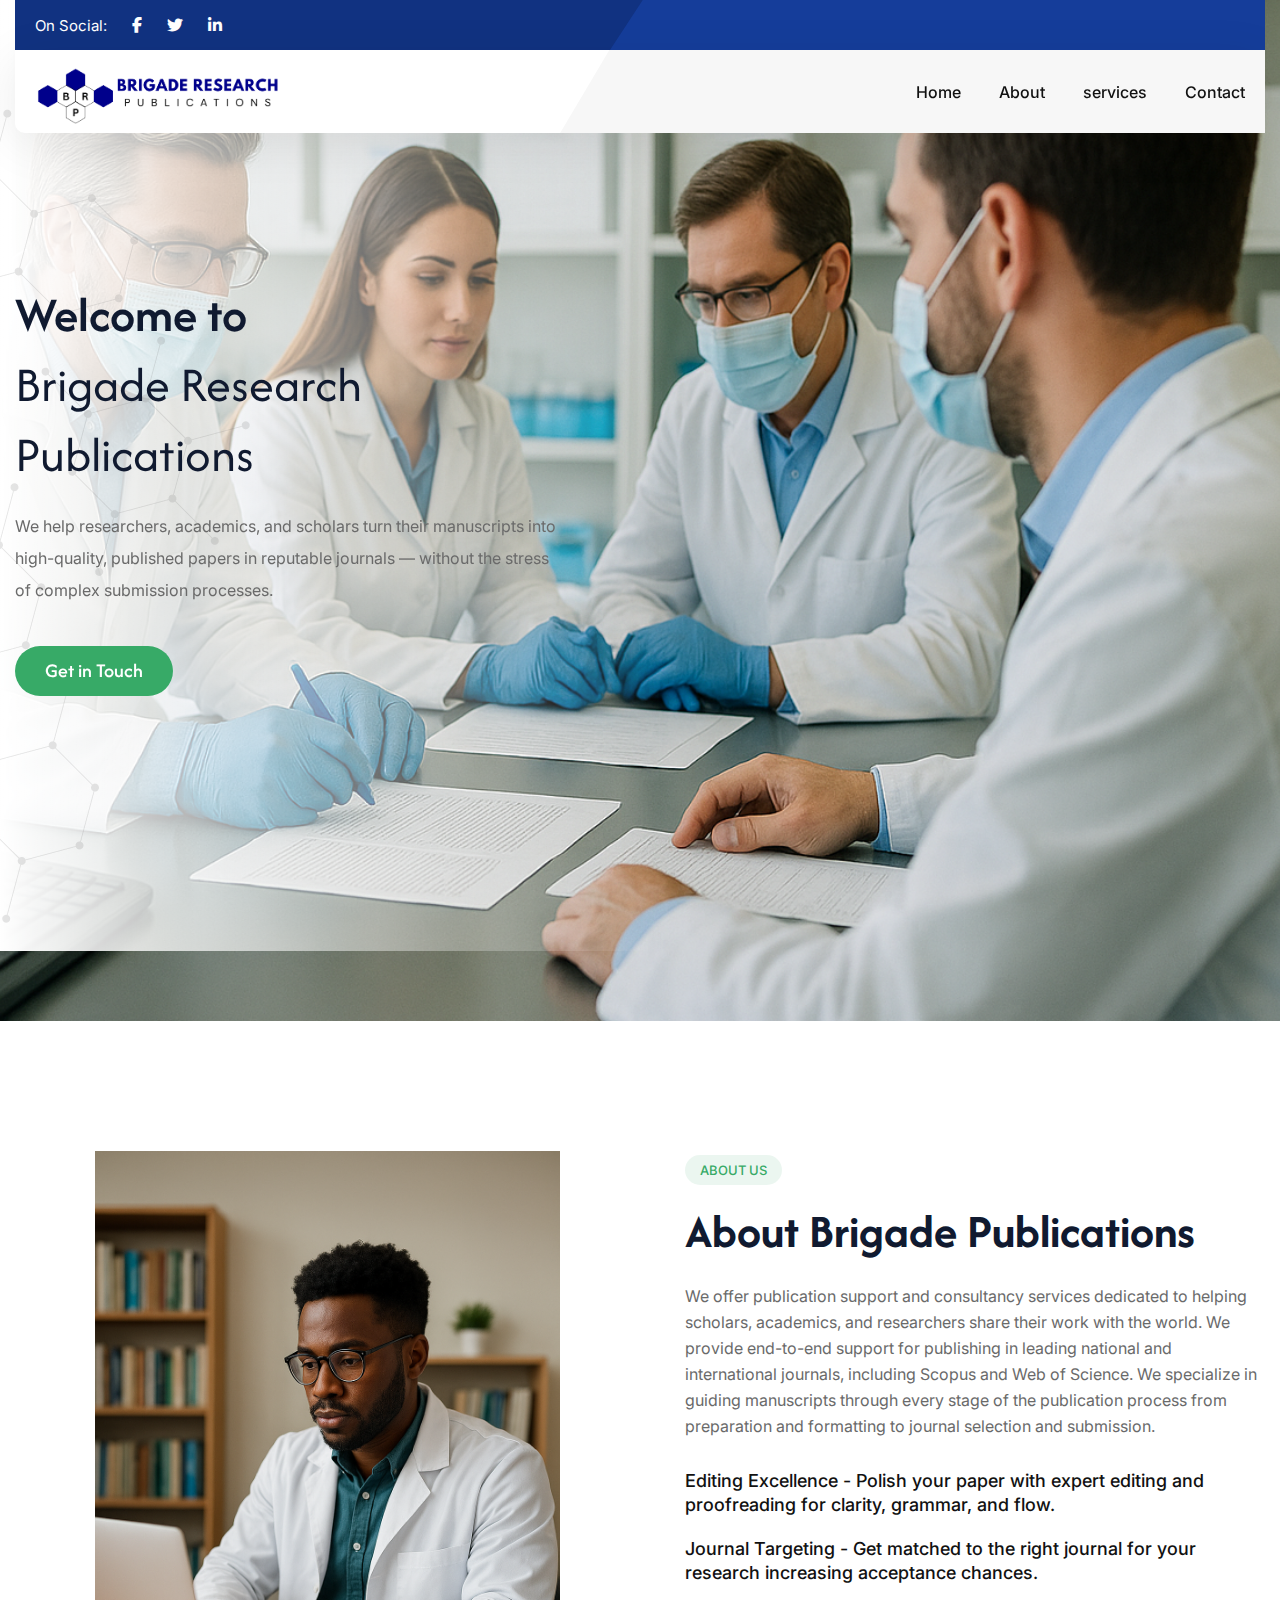
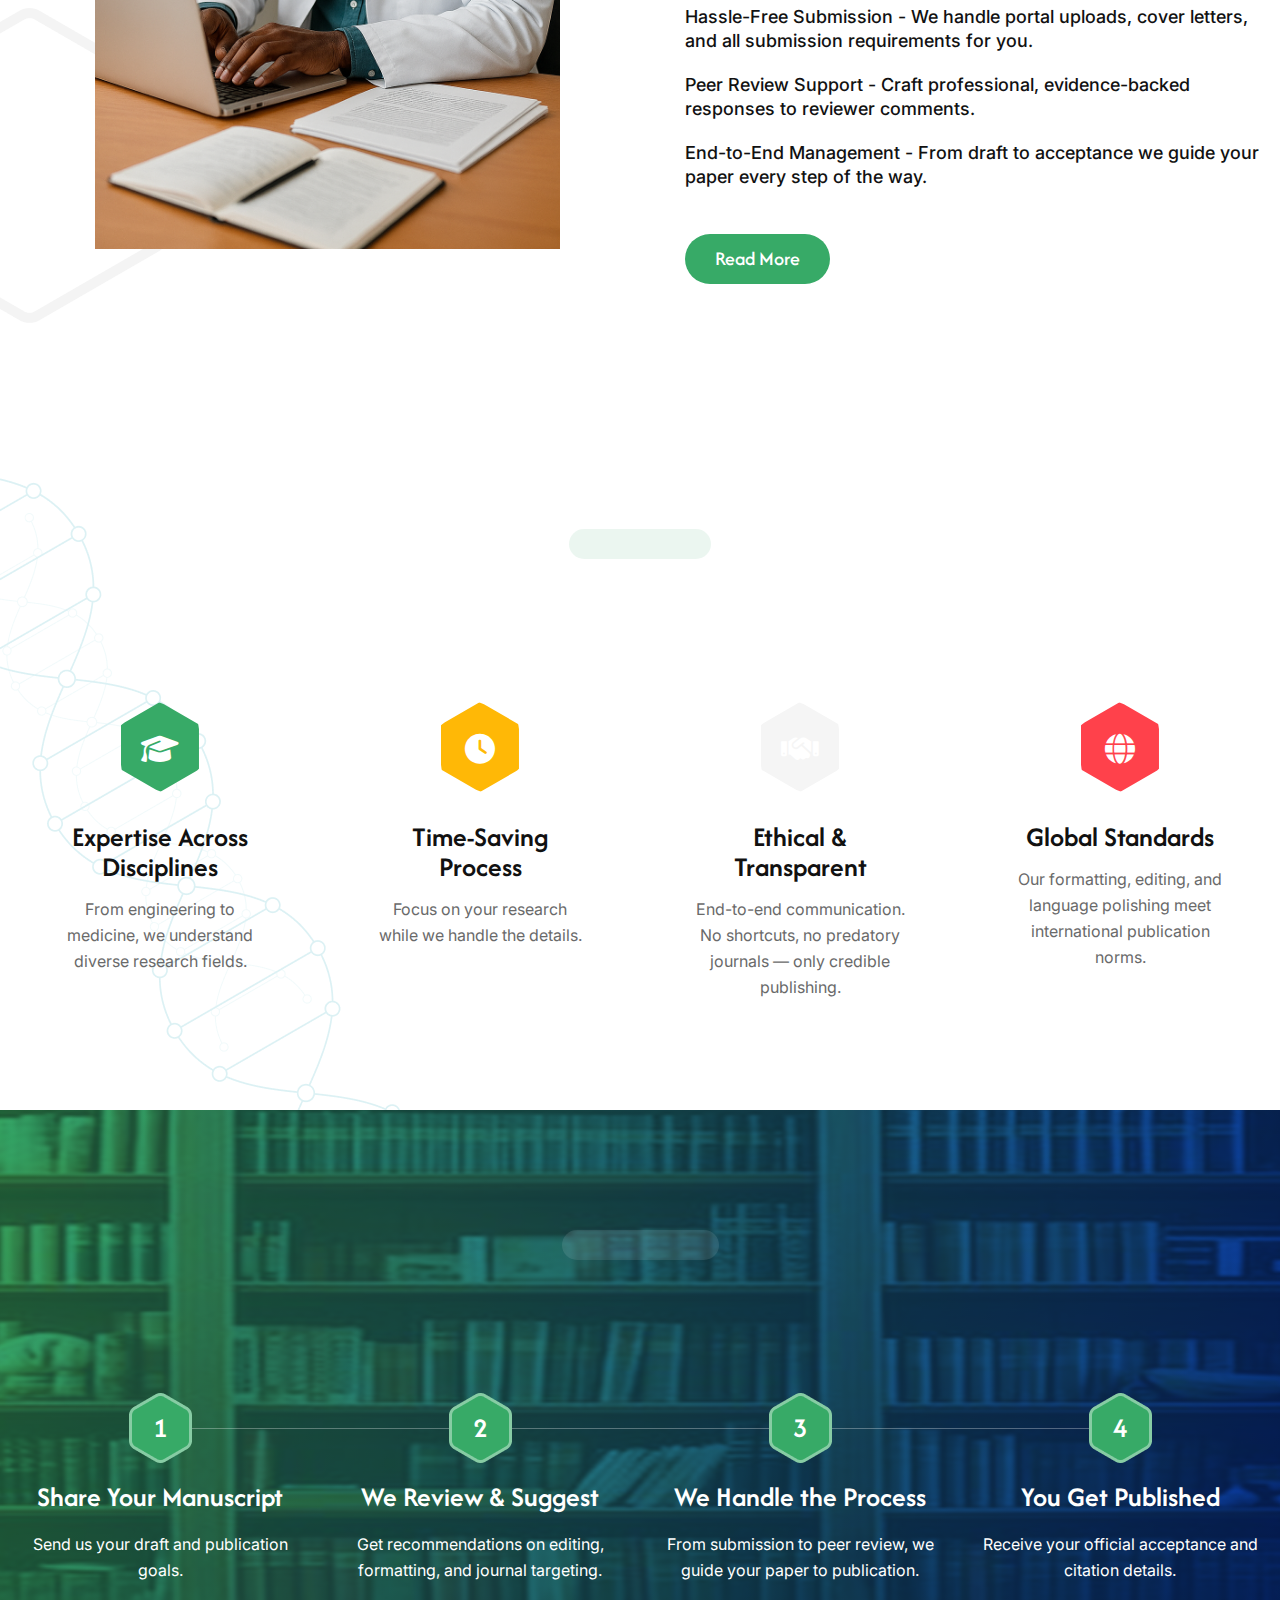
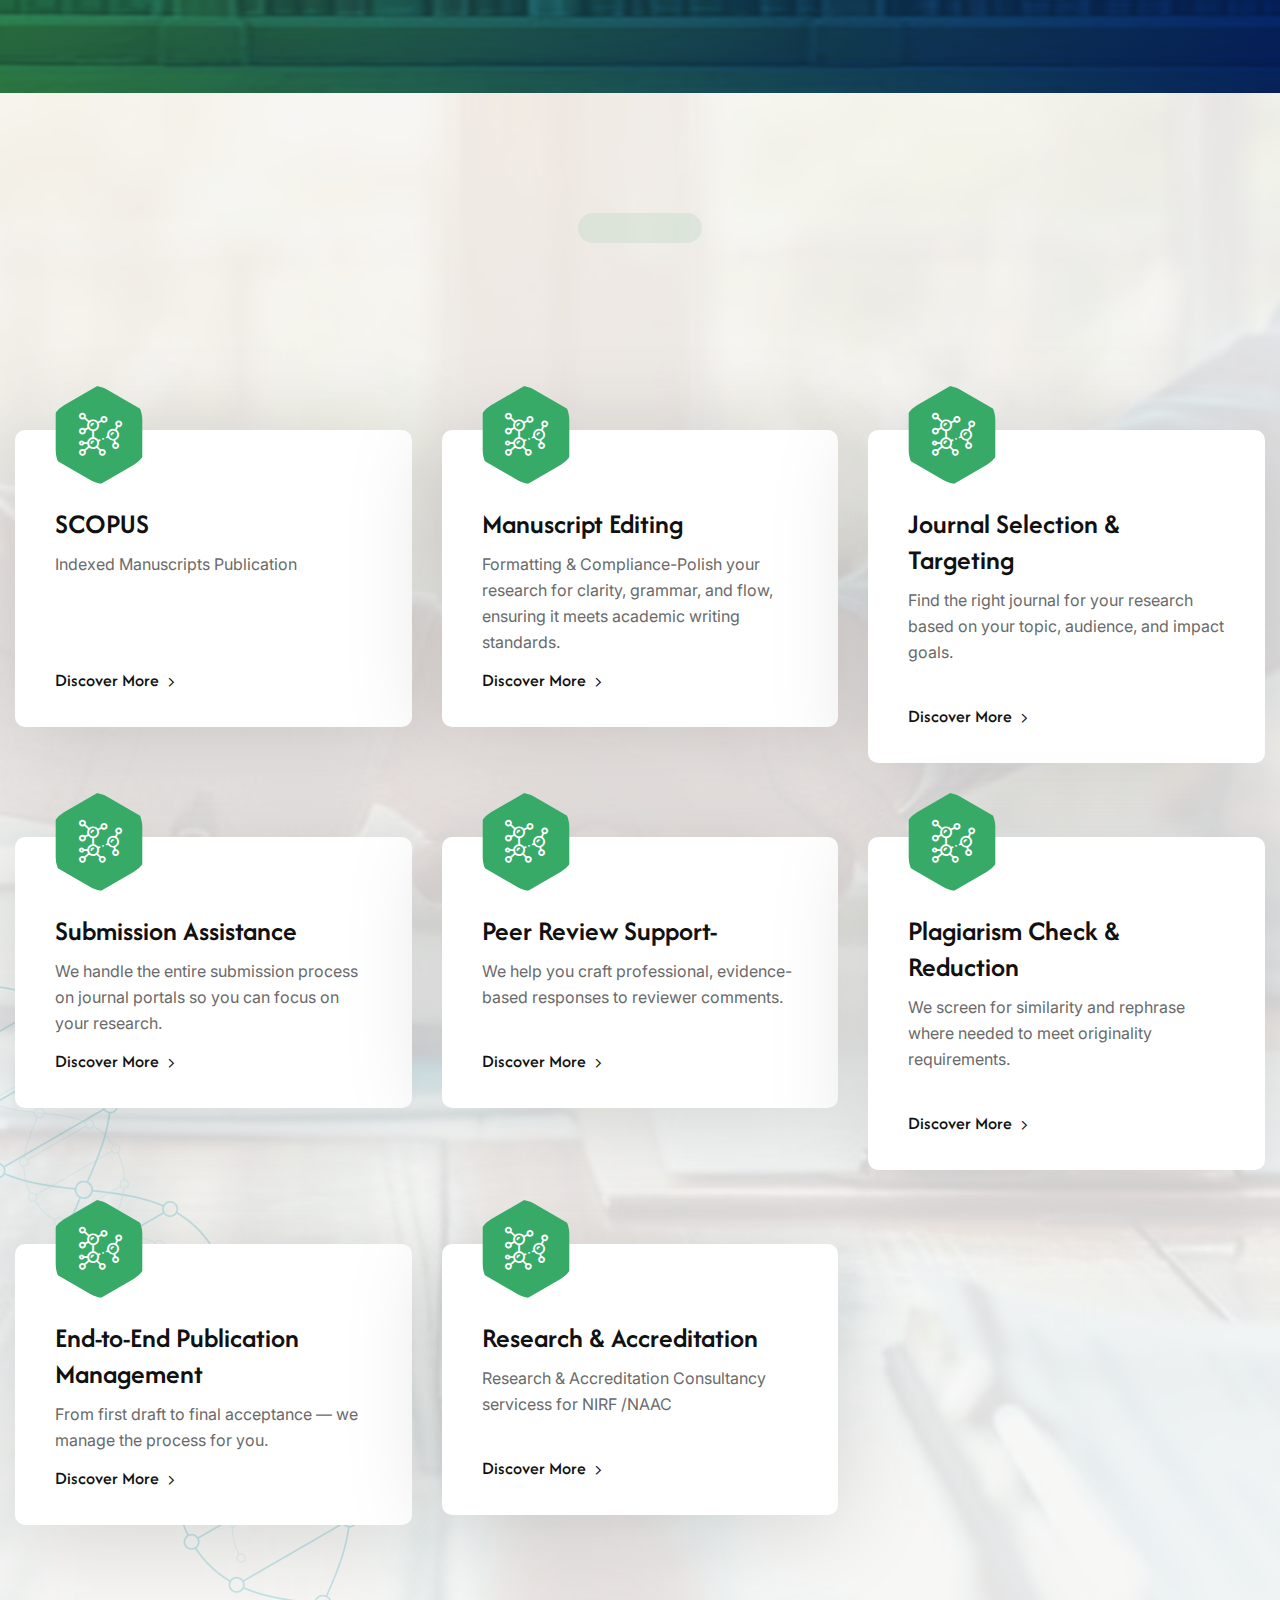
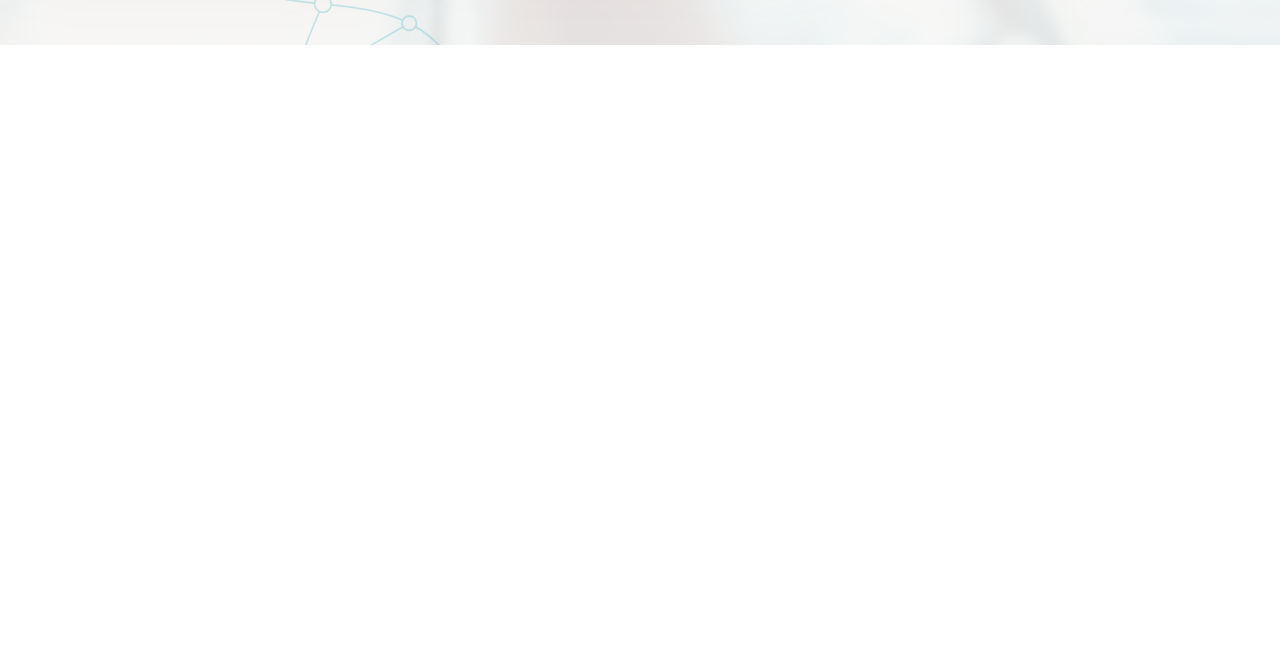
<file: index.html>
<!DOCTYPE html>
<html lang="en">
<head>
<meta charset="utf-8">
<meta http-equiv="X-UA-Compatible" content="IE=edge">
<meta name="viewport" content="width=device-width, initial-scale=1.0, maximum-scale=1.0, user-scalable=0">

<title>Brigade Research Publications</title>

<!-- Fav Icon -->
<link rel="icon" href="assets/images/f-icon.png" type="image/x-icon">

<!-- Google Fonts -->
<link href="https://fonts.googleapis.com/css2?family=Afacad:ital,wght@0,400;0,500;0,600;0,700;1,400;1,500;1,600;1,700&display=swap" rel="stylesheet">
<link href="https://fonts.googleapis.com/css2?family=Inter:wght@100;200;300;400;500;600;700;800;900&display=swap" rel="stylesheet">

<!-- Stylesheets -->
<link href="assets/css/font-awesome-all.css" rel="stylesheet">
<link href="assets/css/flaticon.css" rel="stylesheet">
<link href="assets/css/owl.css" rel="stylesheet">
<link href="assets/css/bootstrap.css" rel="stylesheet">
<link href="assets/css/jquery.fancybox.min.css" rel="stylesheet">
<link href="assets/css/animate.css" rel="stylesheet">
<link href="assets/css/nice-select.css" rel="stylesheet">
<link href="assets/css/elpath.css" rel="stylesheet">
<link href="assets/css/color/theme-color.css" id="jssDefault" rel="stylesheet">
<link href="assets/css/switcher-style.css" rel="stylesheet">
<link href="assets/css/odometer.css" rel="stylesheet">
<link href="assets/css/rtl.css" rel="stylesheet">
<link href="assets/css/style.css" rel="stylesheet">
<link href="assets/css/module-css/banner.css" rel="stylesheet">
<link href="assets/css/module-css/feature.css" rel="stylesheet">
<link href="assets/css/module-css/about.css" rel="stylesheet">
<link href="assets/css/module-css/funfact.css" rel="stylesheet">
<link href="assets/css/module-css/service.css" rel="stylesheet">
<link href="assets/css/module-css/clients.css" rel="stylesheet">
<link href="assets/css/module-css/working.css" rel="stylesheet">
<link href="assets/css/module-css/events.css" rel="stylesheet">
<link href="assets/css/module-css/cta.css" rel="stylesheet">
<link href="assets/css/module-css/team.css" rel="stylesheet">
<link href="assets/css/responsive.css" rel="stylesheet">
<link rel="stylesheet" href="https://cdnjs.cloudflare.com/ajax/libs/font-awesome/6.5.0/css/all.min.css">


</head>


<!-- page wrapper -->
<body>
    <div class="boxed_wrapper ltr">

        <!-- page-direction -->
        <div class="page_direction">
            <div class="demo-rtl direction_switch"><button class="rtl">RTL</button></div>
            <div class="demo-ltr direction_switch"><button class="ltr">LTR</button></div>
        </div>
        <!-- page-direction end -->

        <!-- switcher menu -->
        <div class="switcher">
            <div class="switch_btn">
                <button><i class="fas fa-palette"></i></button>
            </div>
            <div class="switch_menu">
                <!-- color changer -->
                <div class="switcher_container">
                    <ul id="styleOptions" title="switch styling">
                        <li>
                            <a href="javascript: void(0)" data-theme="theme-color" class="theme-color"></a>
                        </li>
                        <li>
                            <a href="javascript: void(0)" data-theme="pink" class="pink-color"></a>
                        </li>
                        <li>
                            <a href="javascript: void(0)" data-theme="violet" class="violet-color"></a>
                        </li>
                        <li>
                            <a href="javascript: void(0)" data-theme="crimson" class="crimson-color"></a>
                        </li>
                        <li>
                            <a href="javascript: void(0)" data-theme="orange" class="orange-color"></a>
                        </li>
                    </ul>
                </div> 
            </div>
        </div>
        <!-- end switcher menu -->


        <!--Search Popup-->
        <div id="search-popup" class="search-popup">
            <div class="popup-inner">
                <div class="upper-box clearfix">
                    <figure class="logo-box pull-left"><a href="index.html"><img src="assets/images/brigade-logo.png" alt=""></a></figure>
                    <div class="close-search pull-right"><span class="far fa-times"></span></div>
                </div>
                <div class="overlay-layer"></div>
                <div class="auto-container">
                    <div class="search-form">
                        <form method="post" action="index.html">
                            <div class="form-group">
                                <fieldset>
                                    <input type="search" class="form-control" name="search-input" value="" placeholder="Type your keyword and hit" required >
                                    <button type="submit"><i class="far fa-search"></i></button>
                                </fieldset>
                            </div>
                        </form>
                    </div>
                </div>
            </div>
        </div>

        <!-- main header -->
        <header class="main-header">
            <!-- header-top -->
            <div class="header-top">
                <div class="auto-container">
                    <div class="top-inner">
                       <!--<p><i class="icon-1"></i>Open Hours: Mon - Fri 8.00 am - 6.00 pm</p>-->
                        <ul class="social-links">
                            <li><span>On Social:</span></li>
                            <li><a href="index.html"><i class="fab fa-facebook-f"></i></a></li>
                            <li><a href="index.html"><i class="fab fa-twitter"></i></a></li>
                            <li><a href="index.html"><i class="fab fa-linkedin-in"></i></a></li>
                        </ul>
                    </div>
                </div>
            </div>
            <!-- header-lower -->
            <div class="header-lower">
                <div class="auto-container">
                    <div class="outer-box">
                        <div class="logo-box">
                            <figure class="logo"><a href="index.html"><img src="assets/images/brigade-logo-final.png" alt=""></a></figure>
                        </div>
                        <div class="menu-area">
                            <!--Mobile Navigation Toggler-->
                            <div class="mobile-nav-toggler">
                                <i class="icon-bar"></i>
                                <i class="icon-bar"></i>
                                <i class="icon-bar"></i>
                            </div>
                            <nav class="main-menu navbar-expand-md navbar-light clearfix">
                                <div class="collapse navbar-collapse show clearfix" id="navbarSupportedContent">
                                    <ul class="navigation clearfix">
                                         <li><a href="index.html">Home</a></li> 
                                         <li><a href="about.html">About</a></li>
                                          <li><a href="services.html">services</a></li>
                                          <li><a href="contact.html">Contact</a></li>
                                </div>
                            </nav>
                        </div>
                    </div>
                </div>
            </div>
            <!--sticky Header-->
            <div class="sticky-header">
                <div class="auto-container">
                    <div class="outer-box">
                        <div class="logo-box">
                            <figure class="logo"><a href="index.html"><img src="assets/images/brigade-logo-final.png" alt=""></a></figure>
                        </div>
                        <div class="menu-area">
                            <nav class="main-menu clearfix">
                                <!--Keep This Empty / Menu will come through Javascript-->
                            </nav>
                        </div>
                    </div>
                </div>
            </div>
        </header>
        <!-- main-header end -->

        <!-- Mobile Menu  -->
        <div class="mobile-menu">
            <div class="menu-backdrop"></div>
            <div class="close-btn"><i class="fas fa-times"></i></div>
            
            <nav class="menu-box">
                <div class="nav-logo"><a href="index.html"><img src="assets/images/brigade-logo-final.png" alt="" title=""></a></div>
                <div class="menu-outer"><!--Here Menu Will Come Automatically Via Javascript / Same Menu as in Header--></div>
                <div class="contact-info">
                    <h4>Contact Info</h4>
                    <ul>
                        <li>C2031, Wing 4, GM Infinite Global Techies Tower,
                                Neo Town, Electronic City Phase 1,<br>
                                Bangalore - 560100</li>
                        <li><a href="tel:+919790879655" style="color:#000000; text-decoration:none;">+91 97 90 87 96 55</a></li>
                        <li><a href="mailto:tony@brigaderesearch.com" style="color:#060000; text-decoration:none;">tony@brigaderesearch.com</a></li>
                    </ul>
                </div>
                <div class="social-links">
                    <ul class="clearfix">
                        <li><a href="index.html"><span class="fab fa-twitter"></span></a></li>
                        <li><a href="index.html"><span class="fab fa-facebook-square"></span></a></li>
                        <li><a href="index.html"><span class="fab fa-pinterest-p"></span></a></li>
                        <li><a href="index.html"><span class="fab fa-instagram"></span></a></li>
                        <li><a href="index.html"><span class="fab fa-youtube"></span></a></li>
                    </ul>
                </div>
            </nav>
        </div>
        <!-- End Mobile Menu -->

       <!-- main-content -->
        <main class="main-content">
            <!-- banner-section -->
            <section class="banner-section p_relative">
                <div class="banner-carousel owl-theme owl-carousel owl-dots-none owl-nav-none">
                    <div class="slide-item p_relative">
                        <div class="bg-layer" style="background-image: url(assets/images/banner/banner-img.png);"></div>
                        <div class="pattern-layer" style="background-image: url(assets/images/shape/shape-1.png);"></div>
                        <div class="auto-container">
                            <div class="content-box p_relative d_block z_5">
                               
                                <h2>Welcome to <span> Brigade Research Publications</span></h2>
                                <p>We help researchers, academics, and scholars turn their manuscripts into high-quality, published papers in reputable journals — without the stress of complex submission processes.</p>
                                <div class="btn-box">
                                    <a href="contact.html" class="theme-btn">Get in Touch <span></span><span></span><span></span><span></span></a>
                                </div>
                            </div>
                        </div>
                    </div>
                    <div class="slide-item p_relative">
                        <div class="bg-layer" style="background-image: url(assets/images/banner/banner-img.png);"></div>
                        <div class="pattern-layer" style="background-image: url(assets/images/shape/shape-1.png);"></div>
                        <div class="auto-container">
                            <div class="content-box p_relative d_block z_5">
                                <!--<span class="sub-title">Laboratory</span>-->
                                <h2>Top indexed journals<span>Scopus, WoS, UGC Care, PubMed & Medline journals</span></h2>
                              <p>We help researchers, academics, and scholars turn their manuscripts into high-quality, published papers in reputable journals — without the stress of complex submission processes.</p>
                                <div class="btn-box">
                                   <a href="contact.html" class="theme-btn">Get in Touch <span></span><span></span><span></span><span></span></a>
                                </div>
                            </div>
                        </div>
                    </div>
                    <div class="slide-item p_relative">
                        <div class="bg-layer" style="background-image: url(assets/images/banner/banner-img.png);"></div>
                        <div class="pattern-layer" style="background-image: url(assets/images/shape/shape-1.png);"></div>
                        <div class="auto-container">
                            <div class="content-box p_relative d_block z_5">
                                <!--<span class="sub-title">Laboratory</span>-->
                                <h2>Specialised indexing <span>ESCI, SCI, SSCI, AHCI, ABDC</span></h2>
                                <p>We help researchers, academics, and scholars turn their manuscripts into high-quality, published papers in reputable journals — without the stress of complex submission processes.
                                <div class="btn-box">
                                   <a href="contact.html" class="theme-btn">Get in Touch <span></span><span></span><span></span><span></span></a>
                                </div>
                            </div>
                        </div>
                    </div>
                    <div class="slide-item p_relative">
                        <div class="bg-layer" style="background-image: url(assets/images/banner/banner-img.png);"></div>
                        <div class="pattern-layer" style="background-image: url(assets/images/shape/shape-1.png);"></div>
                        <div class="auto-container">
                            <div class="content-box p_relative d_block z_5">
                                <!--<span class="sub-title">Laboratory</span>-->
                                <h2>Research writing support<span>articles, PhD thesis, dissertations, project reports</span></h2>
                                <p>We help researchers, academics, and scholars turn their manuscripts into high-quality, published papers in reputable journals — without the stress of complex submission processes.
                                <div class="btn-box">
                                   <a href="contact.html" class="theme-btn">Get in Touch <span></span><span></span><span></span><span></span></a>
                                </div>
                            </div>
                        </div>
                    </div>
                    <div class="slide-item p_relative">
                        <div class="bg-layer" style="background-image: url(assets/images/banner/banner-img.png);"></div>
                        <div class="pattern-layer" style="background-image: url(assets/images/shape/shape-1.png);"></div>
                        <div class="auto-container">
                            <div class="content-box p_relative d_block z_5">
                                <!--<span class="sub-title">Laboratory</span>-->
                                <h2>Patent servicess<span>patent drafting, filing, publication</span></h2>
                                <p>We help researchers, academics, and scholars turn their manuscripts into high-quality, published papers in reputable journals — without the stress of complex submission processes.
                                <div class="btn-box">
                                   <a href="contact.html" class="theme-btn">Get in Touch <span></span><span></span><span></span><span></span></a>
                                </div>
                            </div>
                        </div>
                    </div>
                    <div class="slide-item p_relative">
                        <div class="bg-layer" style="background-image: url(assets/images/banner/banner-img.png);"></div>
                        <div class="pattern-layer" style="background-image: url(assets/images/shape/shape-1.png);"></div>
                        <div class="auto-container">
                            <div class="content-box p_relative d_block z_5">
                                <!--<span class="sub-title">Laboratory</span>-->
                                <h2>International conferences<span>workshops, webinars</span></h2>
                                <p>We help researchers, academics, and scholars turn their manuscripts into high-quality, published papers in reputable journals — without the stress of complex submission processes.
                                <div class="btn-box">
                                   <a href="contact.html" class="theme-btn">Get in Touch <span></span><span></span><span></span><span></span></a>
                                </div>
                            </div>
                        </div>
                    </div>
                </div>
            </section>
            <!-- banner-section end -->

        <!-- about-section -->
        <section class="about-section pt_130 pb_120">
            <div class="pattern-layer">
                <div class="pattern-1" style="background-image: url(assets/images/shape/shape-4.png);"></div>
                <div class="pattern-2" style="background-image: url(assets/images/shape/shape-5.png);"></div>
                <div class="pattern-3" style="background-image: url(assets/images/shape/shape-28.png);"></div>
            </div>
            <div class="auto-container">
                <div class="row align-items-center">
                    <div class="col-lg-6 col-md-12 col-sm-12 image-column">
                        <div class="image_block_one">
                            <div class="image-box pl_80 pr_65 pb_40">
                                <div class="image-shape">
                                    <div class="shape-22" style="background-image: url(assets/images/shape/shape-2.png);"></div>
                                    <div class="shape-2" style="background-image: url(assets/images/shape/shape-3.png);"></div>
                                </div>
                                <figure class="image"><img src="assets/images/about-img.png" alt=""></figure>
                            </div>
                        </div>
                    </div>
            <div class="col-lg-6 col-md-12 col-sm-12 content-column">
                <div class="content_block_one">
                    <div class="content-box ml_30">
                        <div class="sec-title mb_25">
                            <span class="sub-title mb_20">About us</span>
                            <h2>About Brigade Publications</h2>
                        </div>
                        <div class="text-box mb_45">
                            <p>We offer publication support and consultancy services dedicated to helping scholars, academics, and researchers share their work with the world. We provide end-to-end support for publishing in leading national and international journals, including Scopus and Web of Science. We specialize in guiding manuscripts through every stage of the publication process from preparation and formatting to journal selection and submission.</p>
                            <ul class="list-style-one clearfix">
                                <li>Editing Excellence - Polish your paper with expert editing and proofreading for clarity, grammar, and flow.</li>
                                <li>Journal Targeting - Get matched to the right journal for your research increasing acceptance chances.</li>
                                <li>Hassle-Free Submission - We handle portal uploads, cover letters, and all submission requirements for you.</li>
                                <li>Peer Review Support - Craft professional, evidence-backed responses to reviewer comments.</li>
                                <li>End-to-End Management - From draft to acceptance we guide your paper every step of the way.</li>
                            </ul>
                        </div>
                        <div class="btn-box">
                            <a href="about.html" class="theme-btn">Read More<span></span><span></span><span></span><span></span></a>
                        </div>
                    </div>
                </div>
            </div>
        </div>
    </div>
</section>
<!-- about-section end -->

    <!-- why-choose-us -->
        <section class="working-style-two centred pt_120 pb_110">
            <div class="pattern-layer">
                <div class="pattern-1" style="background-image: url(assets/images/shape/shape-28.png);"></div>
                <div class="pattern-2" style="background-image: url(assets/images/shape/shape-11.png);"></div>
            </div>
            <div class="auto-container">
                <div class="sec-title mb_70 sec-title-animation animation-style2">
                    <span class="sub-title mb_20 title-animation">Why Choose Us</span>
                    <h2 class="title-animation">What Makes Us Different</h2>
                </div>
                <div class="lower-content">
            <div class="row clearfix">

                <!-- Expertise Across Disciplines -->
                <div class="col-lg-3 col-md-6 col-sm-12 working-block">
                    <div class="working-block-two">
                        <div class="inner-box">
                            <div class="icon-box">
                                <div class="r-hex"><div class="r-hex-inner"></div></div>
                                <div class="icon"><i class="fa-solid fa-graduation-cap"></i></div>
                            </div>
                            <h3><a href="#">Expertise Across Disciplines</a></h3>
                            <p>From engineering to medicine, we understand diverse research fields.</p>
                        </div>
                    </div>
                </div>

                <!-- Time-Saving Process -->
                <div class="col-lg-3 col-md-6 col-sm-12 working-block">
                    <div class="working-block-two">
                        <div class="inner-box">
                            <div class="icon-box">
                                <div class="r-hex"><div class="r-hex-inner"></div></div>
                                <div class="icon"><i class="fa-solid fa-clock"></i></div>
                            </div>
                            <h3><a href="#">Time-Saving Process</a></h3>
                            <p>Focus on your research while we handle the details.</p>
                        </div>
                    </div>
                </div>

                <!-- Ethical & Transparent -->
                <div class="col-lg-3 col-md-6 col-sm-12 working-block">
                    <div class="working-block-two">
                        <div class="inner-box">
                            <div class="icon-box">
                                <div class="r-hex"><div class="r-hex-inner"></div></div>
                                <div class="icon"><i class="fa-solid fa-handshake"></i></div>
                            </div>
                            <h3><a href="#">Ethical & Transparent</a></h3>
                            <p>End-to-end communication. No shortcuts, no predatory journals — only credible publishing.</p>
                        </div>
                    </div>
                </div>

                <!-- Global Standards -->
                    <div class="col-lg-3 col-md-6 col-sm-12 working-block">
                        <div class="working-block-two">
                                <div class="inner-box">
                                    <div class="icon-box">
                                        <div class="r-hex"><div class="r-hex-inner"></div></div>
                                        <div class="icon"><i class="fa-solid fa-globe"></i></div>
                                    </div>
                                    <h3><a href="#">Global Standards</a></h3>
                                    <p>Our formatting, editing, and language polishing meet international publication norms.</p>
                                </div>
                            </div>
                        </div>

                    </div>
                </div>
            </div>
        </section>
<!-- why-choose-us end -->

 <!-- working-section -->
            <section class="working-section centred pt_120 pb_80">
                <div class="bg-layer parallax-bg" data-parallax='{"y": 100}' style="background-image: url(assets/images/how-it-works.jpg);"></div>
                <div class="auto-container">
                    <div class="sec-title light mb_60 sec-title-animation animation-style2">
                        <span class="sub-title mb_20 title-animation">Working Process</span>
                        <h2 class="title-animation">How it works</h2>
                    </div>
                    <div class="inner-container p_relative">
                        <div class="row clearfix">
                            <div class="col-lg-3 col-md-6 col-sm-12 working-block">
                                <div class="working-block-one">
                                    <div class="inner-box">
                                        <div class="count-box">
                                            <div class="shape" style="background-image: url(assets/images/shape/shape-9.png);"></div>
                                            <span>1</span>
                                        </div>
                                        <h3>Share Your Manuscript</h3>
                                        <p>Send us your draft and publication goals.</p>
                                    </div>
                                </div>
                            </div>
                            <div class="col-lg-3 col-md-6 col-sm-12 working-block">
                                <div class="working-block-one">
                                    <div class="inner-box">
                                        <div class="count-box">
                                            <div class="shape" style="background-image: url(assets/images/shape/shape-9.png);"></div>
                                            <span>2</span>
                                        </div>
                                        <h3>We Review & Suggest</h3>
                                        <p>Get recommendations on editing, formatting, and journal targeting.</p>
                                    </div>
                                </div>
                            </div>
                            <div class="col-lg-3 col-md-6 col-sm-12 working-block">
                                <div class="working-block-one">
                                    <div class="inner-box">
                                        <div class="count-box">
                                            <div class="shape" style="background-image: url(assets/images/shape/shape-9.png);"></div>
                                            <span>3</span>
                                        </div>
                                        <h3>We Handle the Process</h3>
                                        <p>From submission to peer review, we guide your paper to publication.</p>
                                    </div>
                                </div>
                            </div>
                            <div class="col-lg-3 col-md-6 col-sm-12 working-block">
                                <div class="working-block-one">
                                    <div class="inner-box">
                                        <div class="count-box">
                                            <div class="shape" style="background-image: url(assets/images/shape/shape-9.png);"></div>
                                            <span>4</span>
                                        </div>
                                        <h3>You Get Published</h3>
                                        <p>Receive your official acceptance and citation details.</p>
                                    </div>
                                </div>
                            </div>
                            
                        </div>
                    </div>
                </div>
            </section>
            <!-- working-section end -->

            <!-- service-section -->
            <section class="service-section pt_120 pb_90">
                <div class="bg-layer parallax-bg" data-parallax='{"y": 100}' style="background-image: url(assets/images/services.jpg);"></div>
                <div class="pattern-layer" style="background-image: url(assets/images/shape/shape-8.png);"></div>
                <div class="auto-container">
                    <div class="sec-title centred mb_70 sec-title-animation animation-style2">
                        <span class="sub-title mb_20 title-animation">Our Services</span>
                        <h2 class="title-animation">We Provide Reliable Services</h2>
                    </div>
                    <div class="row clearfix">
                        <div class="col-lg-4 col-md-6 col-sm-12 service-block">
                            <div class="service-block-one">
                                <div class="inner-box">
                                    <div class="icon-box">
                                        <div class='r-hex'><div class='r-hex-inner'></div></div>
                                        <div class="icon"><i class="icon-13"></i></div>
                                    </div>
                                    <h3><a href="services.html">SCOPUS</a></h3>
                                    <p>Indexed Manuscripts Publication</p><br><br><br>
                                    <div class="link"><a href="services.html">Discover More <i class="fal fa-angle-right"></i></a></div>
                                </div>
                            </div>
                        </div>
                        <div class="col-lg-4 col-md-6 col-sm-12 service-block">
                            <div class="service-block-one">
                                <div class="inner-box">
                                    <div class="icon-box">
                                        <div class='r-hex'><div class='r-hex-inner'></div></div>
                                        <div class="icon"><i class="icon-13"></i></div>
                                    </div>
                                    <h3><a href="services.html">Manuscript Editing</a></h3>
                                    <p>Formatting & Compliance-Polish your research for clarity, grammar, and flow, ensuring it meets academic writing standards.</p>
                                    <div class="link"><a href="services.html">Discover More <i class="fal fa-angle-right"></i></a></div>
                                </div>
                            </div>
                        </div>
                        <div class="col-lg-4 col-md-6 col-sm-12 service-block">
                            <div class="service-block-one">
                                <div class="inner-box">
                                    <div class="icon-box">
                                        <div class='r-hex'><div class='r-hex-inner'></div></div>
                                        <div class="icon"><i class="icon-13"></i></div>
                                    </div>
                                    <h3><a href="services.html">Journal Selection & Targeting</a></h3>
                                    <p>Find the right journal for your research based on your topic, audience, and impact goals.</p><br>
                                    <div class="link"><a href="services.html">Discover More <i class="fal fa-angle-right"></i></a></div>
                                </div>
                            </div>
                        </div>
                        <div class="col-lg-4 col-md-6 col-sm-12 service-block">
                            <div class="service-block-one">
                                <div class="inner-box">
                                    <div class="icon-box">
                                        <div class='r-hex'><div class='r-hex-inner'></div></div>
                                        <div class="icon"><i class="icon-13"></i></div>
                                    </div>
                                    <h3><a href="services.html">Submission Assistance</a></h3>
                                    <p>We handle the entire submission process on journal portals so you can focus on your research.</p>
                                    <div class="link"><a href="services.html">Discover More <i class="fal fa-angle-right"></i></a></div>
                                </div>
                            </div>
                        </div>
                        <div class="col-lg-4 col-md-6 col-sm-12 service-block">
                            <div class="service-block-one">
                                <div class="inner-box">
                                    <div class="icon-box">
                                        <div class='r-hex'><div class='r-hex-inner'></div></div>
                                        <div class="icon"><i class="icon-13"></i></div>
                                    </div>
                                     <h3><a href="services.html">Peer Review Support-</a></h3>
                                    <p>We help you craft professional, evidence-based responses to reviewer comments.</p><br>
                                    <div class="link"><a href="services.html">Discover More <i class="fal fa-angle-right"></i></a></div>
                                </div>
                            </div>
                        </div>
                        <div class="col-lg-4 col-md-6 col-sm-12 service-block">
                            <div class="service-block-one">
                                <div class="inner-box">
                                    <div class="icon-box">
                                        <div class='r-hex'><div class='r-hex-inner'></div></div>
                                        <div class="icon"><i class="icon-13"></i></div>
                                    </div>
                                    <h3><a href="services.html">Plagiarism Check & Reduction</a></h3>
                                    <p>We screen for similarity and rephrase where needed to meet originality requirements.</p><br>
                                    <div class="link"><a href="services.html">Discover More <i class="fal fa-angle-right"></i></a></div>
                                </div>
                            </div>
                        </div>
                        <div class="col-lg-4 col-md-6 col-sm-12 service-block">
                            <div class="service-block-one">
                                <div class="inner-box">
                                    <div class="icon-box">
                                        <div class='r-hex'><div class='r-hex-inner'></div></div>
                                        <div class="icon"><i class="icon-13"></i></div>
                                    </div>
                                    <h3><a href="services.html">End-to-End Publication Management</a></h3>
                                    <p> From first draft to final acceptance — we manage the process for you.</p>
                                    <div class="link"><a href="services.html">Discover More <i class="fal fa-angle-right"></i></a></div>
                                </div>
                            </div>
                        </div>
                        <div class="col-lg-4 col-md-6 col-sm-12 service-block">
                            <div class="service-block-one">
                                <div class="inner-box">
                                    <div class="icon-box">
                                        <div class='r-hex'><div class='r-hex-inner'></div></div>
                                        <div class="icon"><i class="icon-13"></i></div>
                                    </div>
                                    <h3><a href="services.html">Research & Accreditation</a></h3>
                                    <p> Research & Accreditation Consultancy servicess for NIRF /NAAC</p><br>
                                    <div class="link"><a href="services.html">Discover More <i class="fal fa-angle-right"></i></a></div>
                                </div>
                            </div>
                        </div>
                    </div>
                </div>
            </section>
            <!-- service-section end -->
        </main>
        <!-- main-content end -->

        <!-- main-footer -->
        <footer class="main-footer">
            <div class="bg-layer" style="background-color: #000;"></div>

            <div class="auto-container">
                <div class="footer-top">
                    <div class="top-inner">
                        <!--<figure class="footer-logo"><img src="assets/images/logo-2.png" alt=""></figure>-->
                        <ul class="footer-menu">
                            <li><a href="index.html">Home</a></li>
                            <li><a href="about.html">About</a></li>
                            <li><a href="services.html">Services</a></li>
                            <li><a href="contact.html">Contact</a></li>
                        </ul>
                    </div>
                </div>
                <div class="widget-section">
                    <div class="row clearfix">
                        <div class="col-lg-4 col-md-6 col-sm-12 footer-column">
                            <div class="footer-widget about-widget">
                                <div class="widget-title">
                                    <h3>About</h3>
                                </div>
                                <div class="widget-content">
                                    <p>We offer research publication support and consultancy service dedicated to helping scholars, academics, and researchers share their work with the world.</p>
                                    
                                </div>
                            </div>
                        </div>
                        
                        <div class="col-lg-4 col-md-6 col-sm-12 footer-column">
                    <div class="footer-widget contact-widget">
                        <div class="widget-title">
                            <h3>Reach Us</h3>
                        </div>
                        <div class="widget-content">
                            <p>
                                C2031, Wing 4, GM Infinite Global Techies Tower,<br>
                                Neo Town, Electronic City Phase 1,<br>
                                Bangalore - 560100
                            </p>
                            
                        </div>
                    </div>
                </div>
                <div class="col-lg-4 col-md-6 col-sm-12 footer-column">
                    <div class="footer-widget contact-widget">
                        <div class="widget-title">
                            <h3 style="color:#fff;">Contact Us</h3>
                        </div>
                        <div class="widget-content">
                            <ul class="info-list" style="list-style:none; padding:0; margin:0;">
                                <li><i class="fas fa-envelope" style="color:#fff;"></i> 
                                    <a href="mailto:tony@brigaderesearch.com" style="color:#fff; text-decoration:none;">tony@brigaderesearch.com</a>
                                </li>
                                <li><i class="fas fa-phone" style="color:#fff;"></i> 
                                    <a href="tel:+919790879655" style="color:#fff; text-decoration:none;">+91 97 90 87 96 55</a>
                                </li>
                            </ul>

                            <!-- Social Icons -->
                            <div class="social-icons mt-3">
                                <a href="#" style="color:#fff; margin-right:10px;"><i class="fab fa-facebook-f"></i></a>
                                <a href="#" style="color:#fff; margin-right:10px;"><i class="fab fa-twitter"></i></a>
                                <a href="#" style="color:#fff; margin-right:10px;"><i class="fab fa-linkedin-in"></i></a>
                                <a href="#" style="color:#fff;"><i class="fab fa-instagram"></i></a>
                            </div>
                        </div>
                    </div>
                </div>
                    </div>
                </div>
                <div class="footer-bottom">
                    <div class="bottom-inner">
                        <div class="copyright"><p>Copyright &copy; 2025 All Rights Reserved. Powered by <a href="https://signroots.com/" target="_blank" rel="noopener noreferrer">signrOots</a></p></div>
                        
                    </div>
                </div>
            </div>
        </footer>
        <!-- main-footer end -->

        <!--Scroll to top-->
        <div class="scroll-to-top">
            <svg class="scroll-top-inner" viewBox="-1 -1 102 102">
                <path d="M50,1 a49,49 0 0,1 0,98 a49,49 0 0,1 0,-98" />
            </svg>
        </div>
    </div>

    <!-- jequery plugins -->
    <script src="assets/js/jquery.js"></script>
    <script src="assets/js/bootstrap.min.js"></script>
    <script src="assets/js/owl.js"></script>
    <script src="assets/js/wow.js"></script>
    <script src="assets/js/validation.js"></script>
    <script src="assets/js/jquery.fancybox.js"></script>
    <script src="assets/js/appear.js"></script>
    <script src="assets/js/isotope.js"></script>
    <script src="assets/js/parallax-scroll.js"></script>
    <script src="assets/js/jquery.nice-select.min.js"></script>
    <script src="assets/js/jQuery.style.switcher.min.js"></script>
    <script src="assets/js/language.js"></script>
    <script src="assets/js/scrolltop.min.js"></script>
    <script src="assets/js/gsap.js"></script>
    <script src="assets/js/ScrollTrigger.js"></script>
    <script src="assets/js/SplitText.js"></script>
    <script src="assets/js/odometer.js"></script>

    <!-- main-js -->
    <script src="assets/js/script.js"></script>

</body><!-- End of .page_wrapper -->
</html>
</file>
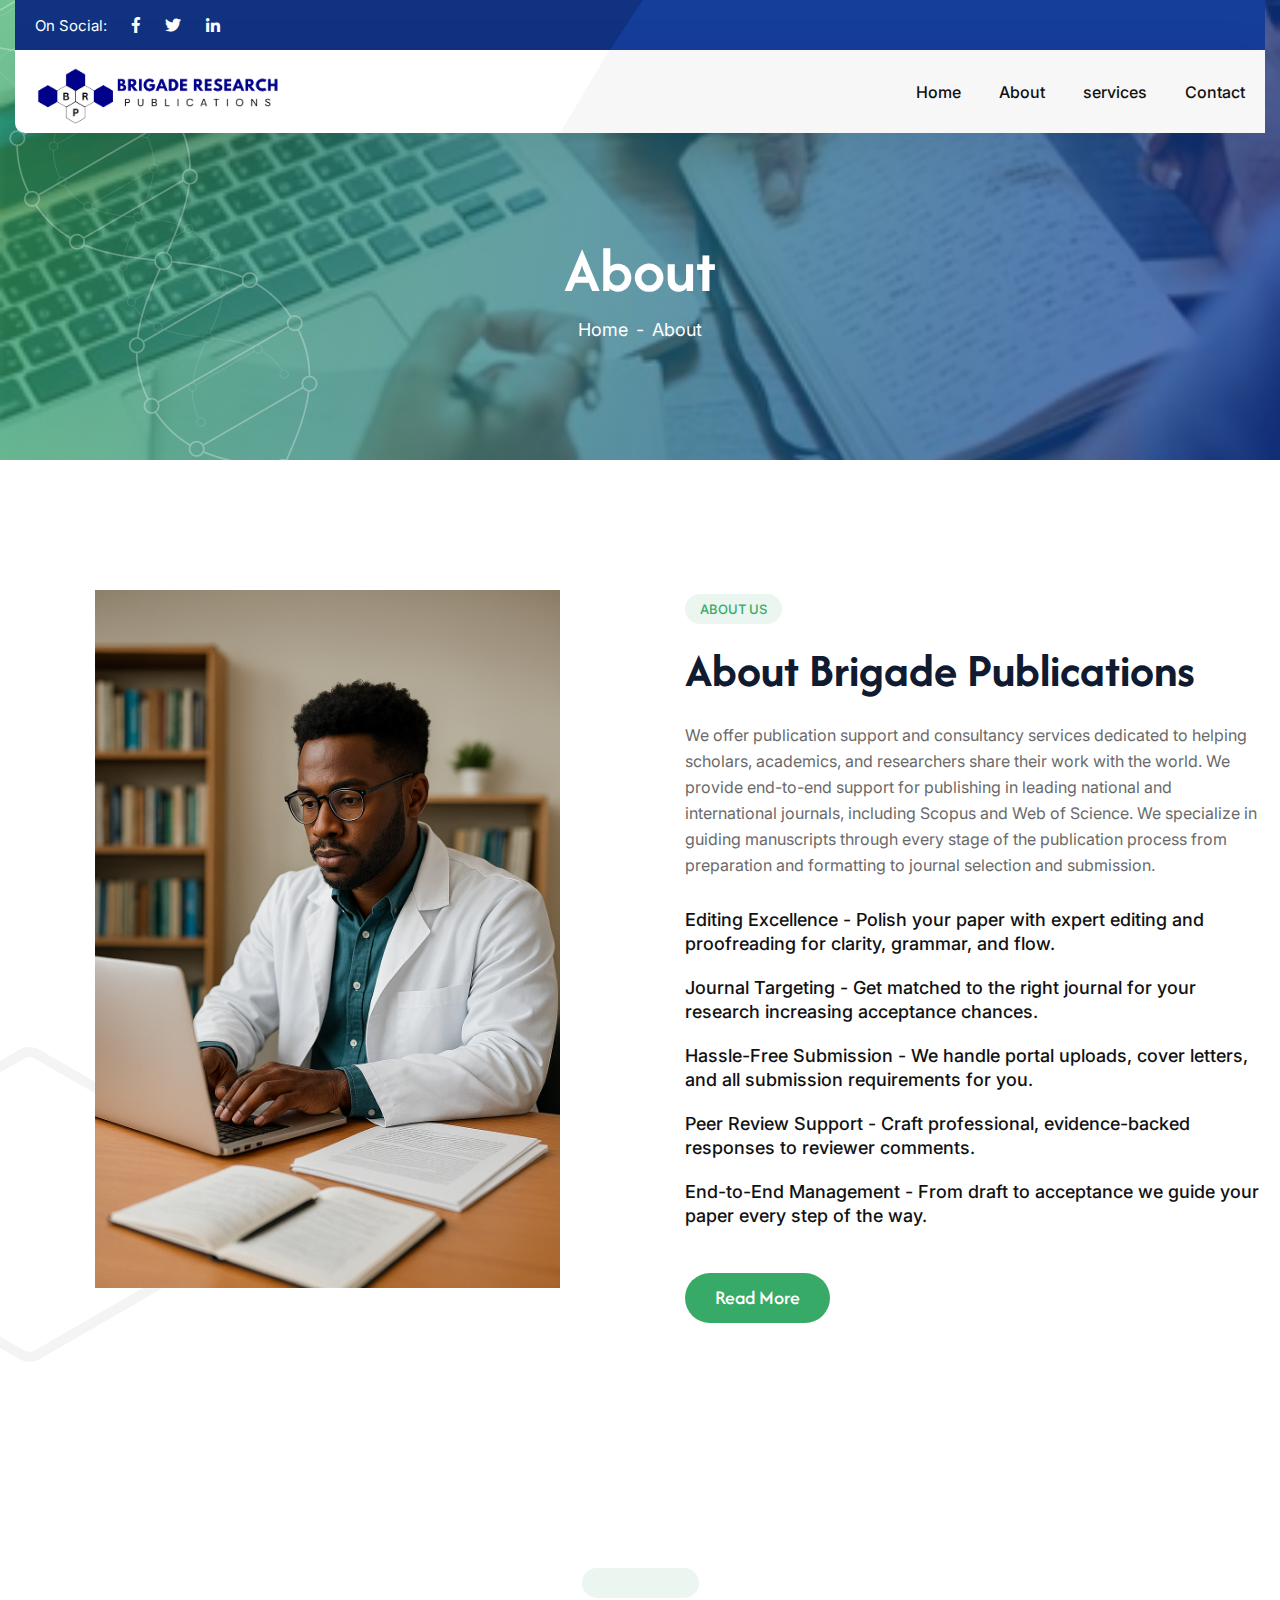
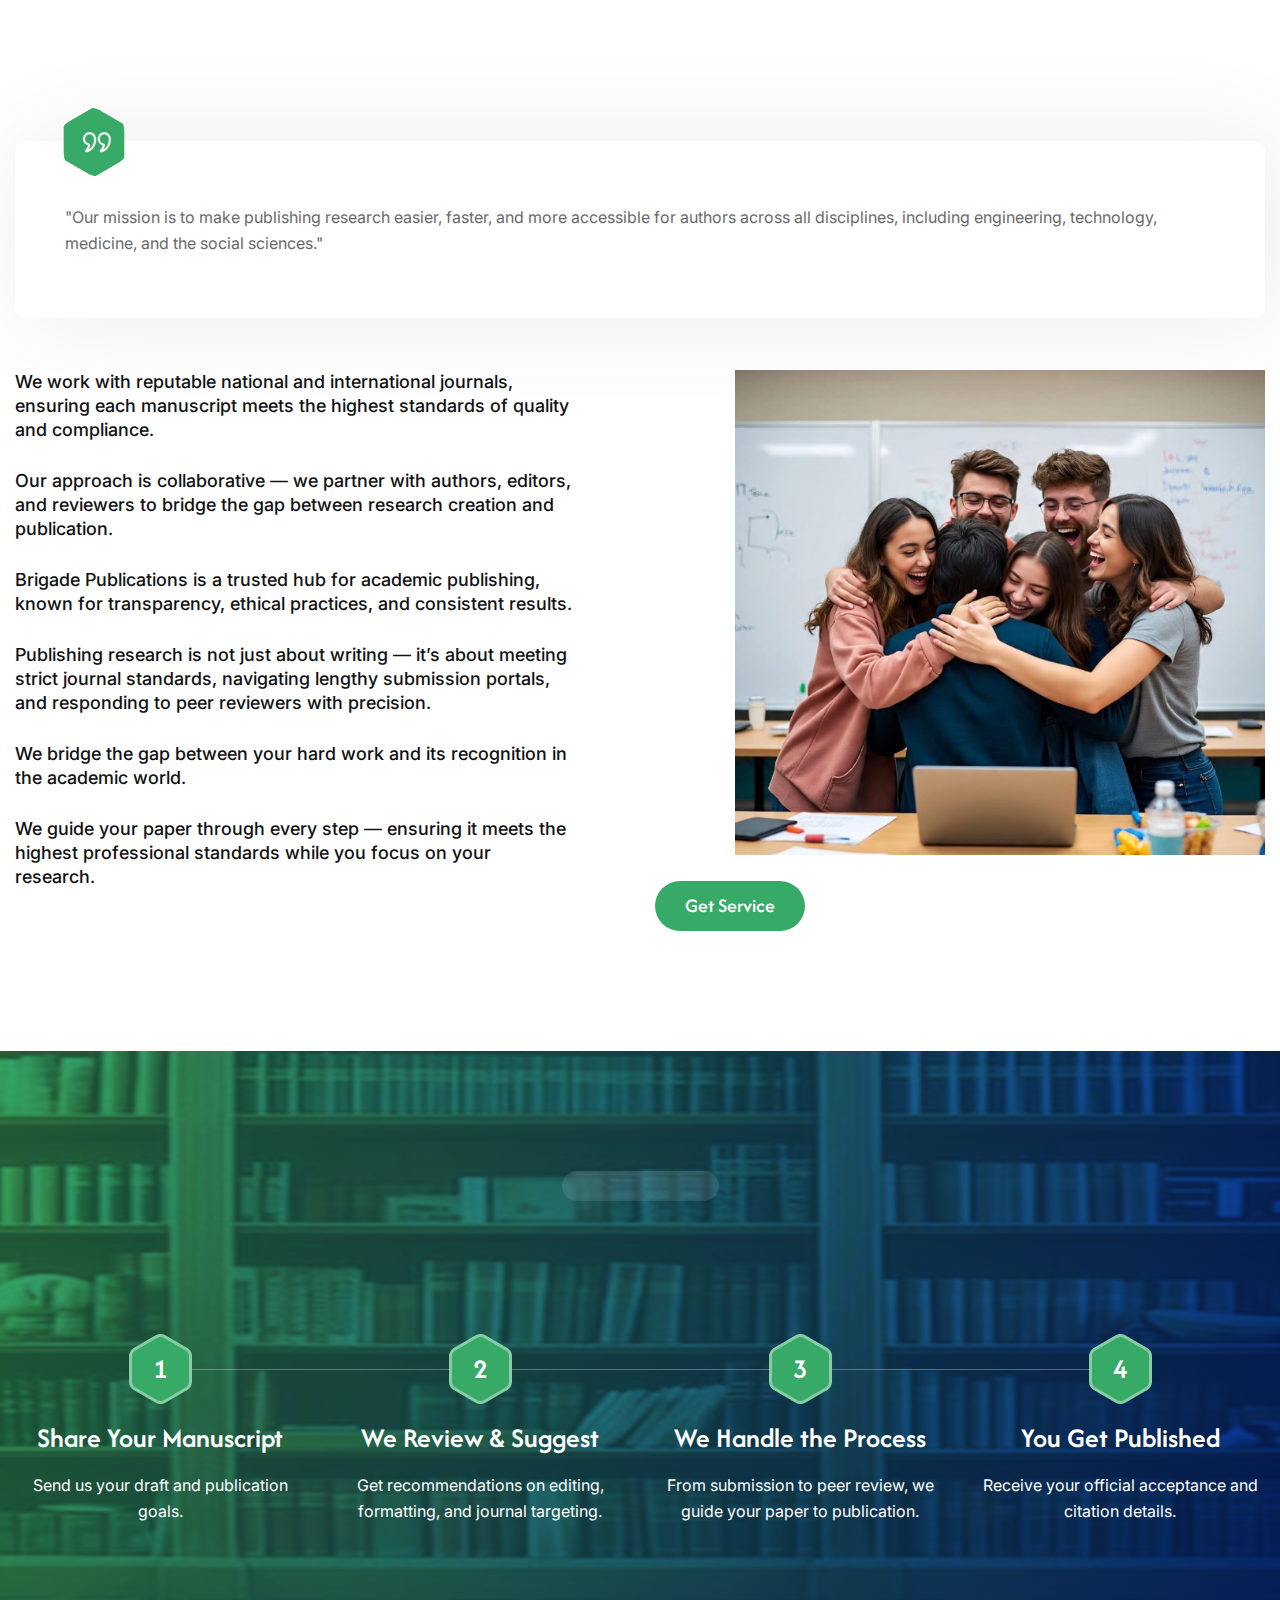
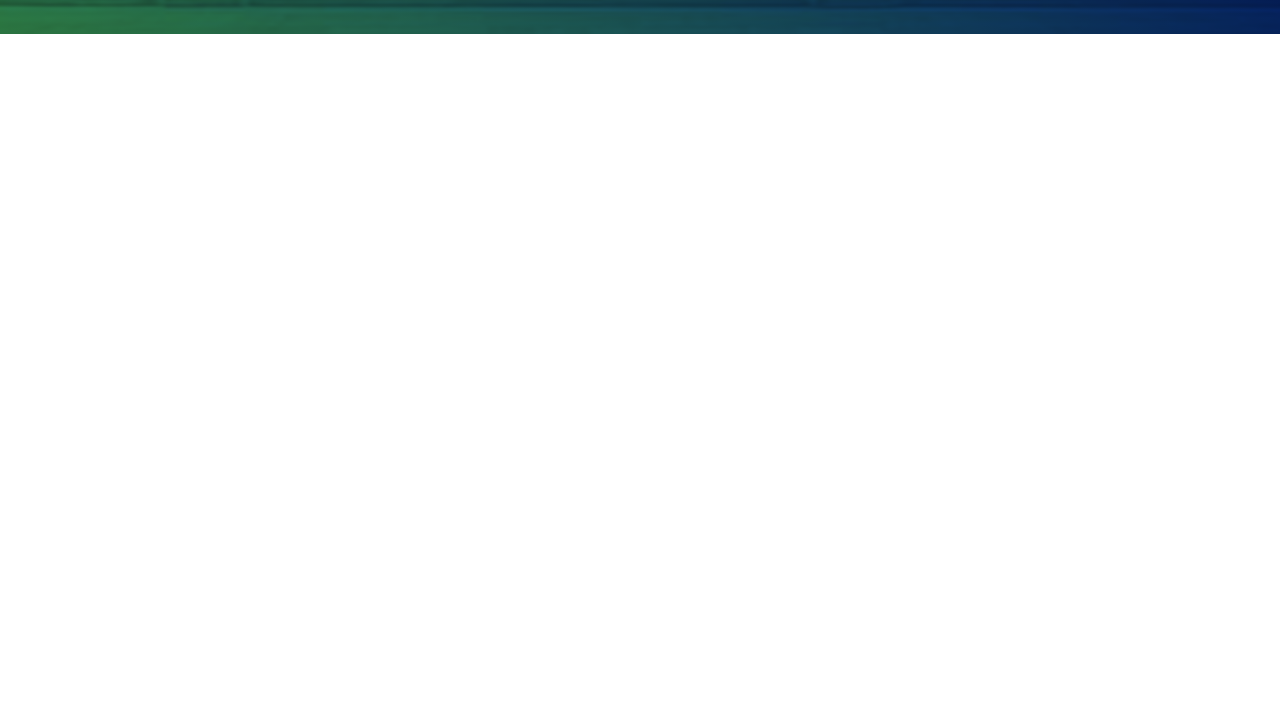
<file: about.html>
<!DOCTYPE html>
<html lang="en">
<head>
<meta charset="utf-8">
<meta http-equiv="X-UA-Compatible" content="IE=edge">
<meta name="viewport" content="width=device-width, initial-scale=1.0, maximum-scale=1.0, user-scalable=0">

<title>Brigade Research Publications</title>

<!-- Fav Icon -->
<link rel="icon" href="assets/images/f-icon.png" type="image/x-icon">

<!-- Google Fonts -->
<link href="https://fonts.googleapis.com/css2?family=Afacad:ital,wght@0,400;0,500;0,600;0,700;1,400;1,500;1,600;1,700&display=swap" rel="stylesheet">
<link href="https://fonts.googleapis.com/css2?family=Inter:wght@100;200;300;400;500;600;700;800;900&display=swap" rel="stylesheet">

<!-- Stylesheets -->
<link href="assets/css/font-awesome-all.css" rel="stylesheet">
<link href="assets/css/flaticon.css" rel="stylesheet">
<link href="assets/css/owl.css" rel="stylesheet">
<link href="assets/css/bootstrap.css" rel="stylesheet">
<link href="assets/css/jquery.fancybox.min.css" rel="stylesheet">
<link href="assets/css/animate.css" rel="stylesheet">
<link href="assets/css/nice-select.css" rel="stylesheet">
<link href="assets/css/elpath.css" rel="stylesheet">
<link href="assets/css/color/theme-color.css" id="jssDefault" rel="stylesheet">
<link href="assets/css/switcher-style.css" rel="stylesheet">
<link href="assets/css/odometer.css" rel="stylesheet">
<link href="assets/css/rtl.css" rel="stylesheet">
<link href="assets/css/style.css" rel="stylesheet">
<link href="assets/css/module-css/page-title.css" rel="stylesheet">
<link href="assets/css/module-css/about.css" rel="stylesheet">
<link href="assets/css/module-css/funfact.css" rel="stylesheet">
<link href="assets/css/module-css/working.css" rel="stylesheet">
<link href="assets/css/module-css/service.css" rel="stylesheet">
<link href="assets/css/module-css/testimonial.css" rel="stylesheet">
<link href="assets/css/module-css/team.css" rel="stylesheet">
<link href="assets/css/module-css/cta.css" rel="stylesheet">
<link href="assets/css/responsive.css" rel="stylesheet">

</head>

<!-- page wrapper -->
<body>
    <div class="boxed_wrapper ltr">

        <!-- page-direction -->
        <div class="page_direction">
            <div class="demo-rtl direction_switch"><button class="rtl">RTL</button></div>
            <div class="demo-ltr direction_switch"><button class="ltr">LTR</button></div>
        </div>
        <!-- page-direction end -->


        <!-- switcher menu -->
        <div class="switcher">
            <div class="switch_btn">
                <button><i class="fas fa-palette"></i></button>
            </div>
            <div class="switch_menu">
                <!-- color changer -->
                <div class="switcher_container">
                    <ul id="styleOptions" title="switch styling">
                        <li>
                            <a href="javascript: void(0)" data-theme="theme-color" class="theme-color"></a>
                        </li>
                        <li>
                            <a href="javascript: void(0)" data-theme="pink" class="pink-color"></a>
                        </li>
                        <li>
                            <a href="javascript: void(0)" data-theme="violet" class="violet-color"></a>
                        </li>
                        <li>
                            <a href="javascript: void(0)" data-theme="crimson" class="crimson-color"></a>
                        </li>
                        <li>
                            <a href="javascript: void(0)" data-theme="orange" class="orange-color"></a>
                        </li>
                    </ul>
                </div> 
            </div>
        </div>
        <!-- end switcher menu -->


        <!--Search Popup-->
        <div id="search-popup" class="search-popup">
            <div class="popup-inner">
                <div class="upper-box clearfix">
                    <figure class="logo-box pull-left"><a href="index.html"><img src="assets/images/brigade-logo-final.png" alt=""></a></figure>
                    <div class="close-search pull-right"><span class="far fa-times"></span></div>
                </div>
                <div class="overlay-layer"></div>
                <div class="auto-container">
                    <div class="search-form">
                        <form method="post" action="index.html">
                            <div class="form-group">
                                <fieldset>
                                    <input type="search" class="form-control" name="search-input" value="" placeholder="Type your keyword and hit" required >
                                    <button type="submit"><i class="far fa-search"></i></button>
                                </fieldset>
                            </div>
                        </form>
                    </div>
                </div>
            </div>
        </div>


        <!-- main header -->
        <header class="main-header">
            <!-- header-top -->
            <div class="header-top">
                <div class="auto-container">
                    <div class="top-inner">
                        <ul class="social-links">
                            <li><span>On Social:</span></li>
                            <li><a href="index.html"><i class="fab fa-facebook-f"></i></a></li>
                            <li><a href="index.html"><i class="fab fa-twitter"></i></a></li>
                            <li><a href="index.html"><i class="fab fa-linkedin-in"></i></a></li>
                        </ul>
                    </div>
                </div>
            </div>
            <!-- header-lower -->
            <div class="header-lower">
                <div class="auto-container">
                    <div class="outer-box">
                        <div class="logo-box">
                            <figure class="logo"><a href="index.html"><img src="assets/images/brigade-logo-final.png" alt=""></a></figure>
                        </div>
                        <div class="menu-area">
                            <!--Mobile Navigation Toggler-->
                            <div class="mobile-nav-toggler">
                                <i class="icon-bar"></i>
                                <i class="icon-bar"></i>
                                <i class="icon-bar"></i>
                            </div>
                            <nav class="main-menu navbar-expand-md navbar-light clearfix">
                                <div class="collapse navbar-collapse show clearfix" id="navbarSupportedContent">
                                    <ul class="navigation clearfix">
                                         <li><a href="index.html">Home</a></li> 
                                         <li><a href="about.html">About</a></li>
                                          <li><a href="services.html">services</a></li>
                                          <li><a href="contact.html">Contact</a></li>
                                </div>
                            </nav>
                        </div>
                    </div>
                </div>
            </div>
            <!--sticky Header-->
            <div class="sticky-header">
                <div class="auto-container">
                    <div class="outer-box">
                        <div class="logo-box">
                            <figure class="logo"><a href="index.html"><img src="assets/images/brigade-logo-final.png" alt=""></a></figure>
                        </div>
                        <div class="menu-area">
                            <nav class="main-menu clearfix">
                                <!--Keep This Empty / Menu will come through Javascript-->
                            </nav>
                        </div>
                    </div>
                </div>
            </div>
        </header>
        <!-- main-header end -->


        <!-- Mobile Menu  -->
        <div class="mobile-menu">
            <div class="menu-backdrop"></div>
            <div class="close-btn"><i class="fas fa-times"></i></div>
            
            <nav class="menu-box">
                <div class="nav-logo"><a href="index.html"><img src="assets/images/brigade-logo-final.png" alt="" title=""></a></div>
                <div class="menu-outer"><!--Here Menu Will Come Automatically Via Javascript / Same Menu as in Header--></div>
                <div class="contact-info">
                    <h4>Contact Info</h4>
                    <ul>
                        <li>C2031, Wing 4, GM Infinite Global Techies Tower,
                                Neo Town, Electronic City Phase 1,<br>
                                Bangalore - 560100</li>
                        <li><a href="tel:+919790879655" style="color:#000000; text-decoration:none;">+91 97 90 87 96 55</a></li>
                        <li><a href="mailto:tony@brigaderesearch.com" style="color:#000000; text-decoration:none;">tony@brigaderesearch.com</a></li>
                    </ul>
                </div>
                <div class="social-links">
                    <ul class="clearfix">
                        <li><a href="index.html"><span class="fab fa-twitter"></span></a></li>
                        <li><a href="index.html"><span class="fab fa-facebook-square"></span></a></li>
                        <li><a href="index.html"><span class="fab fa-pinterest-p"></span></a></li>
                        <li><a href="index.html"><span class="fab fa-instagram"></span></a></li>
                        <li><a href="index.html"><span class="fab fa-youtube"></span></a></li>
                    </ul>
                </div>
            </nav>
        </div>
        <!-- End Mobile Menu -->

        <!-- main-content -->
        <main class="main-content alternat-2">
            <!-- page-title -->
            <section class="page-title centred">
                <div class="bg-layer" style="background-image: url(assets/images/head-img.jpg);"></div>
                <div class="pattern-layer" style="background-image: url(assets/images/shape/shape-53.png);"></div>
                <div class="auto-container">
                    <div class="content-box">
                        <h2>About</h2>
                        <ul class="bread-crumb">
                            <li><a href="index.html">Home</a></li>
                            <li>-</li>
                            <li>About</li>
                        </ul>
                    </div>
                </div>
            </section>
            <!-- page-title end -->


            <!-- about-section -->
        <section class="about-section pt_130 pb_120">
        <div class="pattern-layer">
        <div class="pattern-1" style="background-image: url(assets/images/shape/shape-4.png);"></div>
        <div class="pattern-2" style="background-image: url(assets/images/shape/shape-5.png);"></div>
        <div class="pattern-3" style="background-image: url(assets/images/shape/shape-28.png);"></div>
    </div>
    <div class="auto-container">
        <div class="row align-items-center">
            <div class="col-lg-6 col-md-12 col-sm-12 image-column">
                <div class="image_block_one">
                    <div class="image-box pl_80 pr_65 pb_40">
                        <div class="image-shape">
                            <div class="shape-22" style="background-image: url(assets/images/shape/shape-2.png);"></div>
                            <div class="shape-2" style="background-image: url(assets/images/shape/shape-3.png);"></div>
                        </div>
                        <figure class="image"><img src="assets/images/about-img.png" alt=""></figure>
                    </div>
                </div>
            </div>
            <div class="col-lg-6 col-md-12 col-sm-12 content-column">
                <div class="content_block_one">
                    <div class="content-box ml_30">
                        <div class="sec-title mb_25">
                            <span class="sub-title mb_20">About us</span>
                            <h2>About Brigade Publications</h2>
                        </div>
                        <div class="text-box mb_45">
                            <p>We offer publication support and consultancy services dedicated to helping scholars, academics, and researchers share their work with the world. We provide end-to-end support for publishing in leading national and international journals, including Scopus and Web of Science. We specialize in guiding manuscripts through every stage of the publication process from preparation and formatting to journal selection and submission.</p>
                            <ul class="list-style-one clearfix">
                                <li>Editing Excellence - Polish your paper with expert editing and proofreading for clarity, grammar, and flow.</li>
                                <li>Journal Targeting - Get matched to the right journal for your research increasing acceptance chances.</li>
                                <li>Hassle-Free Submission - We handle portal uploads, cover letters, and all submission requirements for you.</li>
                                <li>Peer Review Support - Craft professional, evidence-backed responses to reviewer comments.</li>
                                <li>End-to-End Management - From draft to acceptance we guide your paper every step of the way.</li>
                            </ul>
                        </div>
                        <div class="btn-box">
                            <a href="about.html" class="theme-btn">Read More<span></span><span></span><span></span><span></span></a>
                        </div>
                    </div>
                </div>
            </div>
        </div>
    </div>
</section>
<!-- about-section end -->

<!-- mission-section -->
    <section class="mission-section pt_120 pb_120">
        <div class="auto-container">
                <div class="sec-title centred mb_70 sec-title-animation animation-style2">
                    <span class="sub-title mb_20 title-animation">Our Mission</span>
                    <h2 class="title-animation">What We Stand For</h2>
                </div>

                <div class="testimonial-block-one">
                    <div class="inner-box">
                        <div class="icon-box">
                            <div class="r-hex"><div class="r-hex-inner"></div></div>
                            <div class="icon"><i class="icon-35"></i></div>
                        </div>
                        <p>
                            "Our mission is to make publishing research easier, faster, and more accessible 
                            for authors across all disciplines, including engineering, technology, medicine, 
                            and the social sciences."
                        </p>
                    </div>
                </div>

                <br><br>

                <div class="row clearfix">
                    <!-- Text Column -->
                    <div class="col-lg-6 col-md-12 col-sm-12 content-column">
                        <div class="content_block_two">
                            <div class="content-box mr_50">
                                <ul class="list-style-two mb_40 clearfix">
                                    <li>We work with reputable national and international journals, ensuring each manuscript meets the highest standards of quality and compliance.</li>
                                    <li>Our approach is collaborative — we partner with authors, editors, and reviewers to bridge the gap between research creation and publication.</li>
                                    <li>Brigade Publications is a trusted hub for academic publishing, known for transparency, ethical practices, and consistent results.</li>
                                    <li>Publishing research is not just about writing — it’s about meeting strict journal standards, navigating lengthy submission portals, and responding to peer reviewers with precision.</li>
                                    <li>We bridge the gap between your hard work and its recognition in the academic world.</li>
                                    <li>We guide your paper through every step — ensuring it meets the highest professional standards while you focus on your research.</li>
                                </ul>
                                
                            </div>
                        </div>
                    </div>

                    <!-- Image Column -->
                    <div class="col-lg-6 col-md-12 col-sm-12 image-column">
                        <div class="image-box ml_80">
                            <figure class="image">
                                <img src="assets/images/stand-for.png" alt="">
                            </figure>
                        </div>
                        <br>
                        <div class="btn-box">
                            <a href="services.html" class="theme-btn btn-one">
                                Get Service
                            </a>
                        </div>
                    </div>
                </div>
            </div>
        </section>
        <!-- mission-section end -->

         
            <!-- working-section -->
            <section class="working-section centred pt_120 pb_80">
                <div class="bg-layer parallax-bg" data-parallax='{"y": 100}' style="background-image: url(assets/images/how-it-works.jpg);"></div>
                <div class="auto-container">
                    <div class="sec-title light mb_60 sec-title-animation animation-style2">
                        <span class="sub-title mb_20 title-animation">Working Process</span>
                        <h2 class="title-animation">How it works</h2>
                    </div>
                    <div class="inner-container p_relative">
                        <div class="row clearfix">
                            <div class="col-lg-3 col-md-6 col-sm-12 working-block">
                                <div class="working-block-one">
                                    <div class="inner-box">
                                        <div class="count-box">
                                            <div class="shape" style="background-image: url(assets/images/shape/shape-9.png);"></div>
                                            <span>1</span>
                                        </div>
                                        <h3>Share Your Manuscript</h3>
                                        <p>Send us your draft and publication goals.</p>
                                    </div>
                                </div>
                            </div>
                            <div class="col-lg-3 col-md-6 col-sm-12 working-block">
                                <div class="working-block-one">
                                    <div class="inner-box">
                                        <div class="count-box">
                                            <div class="shape" style="background-image: url(assets/images/shape/shape-9.png);"></div>
                                            <span>2</span>
                                        </div>
                                        <h3>We Review & Suggest</h3>
                                        <p>Get recommendations on editing, formatting, and journal targeting.</p>
                                    </div>
                                </div>
                            </div>
                            <div class="col-lg-3 col-md-6 col-sm-12 working-block">
                                <div class="working-block-one">
                                    <div class="inner-box">
                                        <div class="count-box">
                                            <div class="shape" style="background-image: url(assets/images/shape/shape-9.png);"></div>
                                            <span>3</span>
                                        </div>
                                        <h3>We Handle the Process</h3>
                                        <p>From submission to peer review, we guide your paper to publication.</p>
                                    </div>
                                </div>
                            </div>
                            <div class="col-lg-3 col-md-6 col-sm-12 working-block">
                                <div class="working-block-one">
                                    <div class="inner-box">
                                        <div class="count-box">
                                            <div class="shape" style="background-image: url(assets/images/shape/shape-9.png);"></div>
                                            <span>4</span>
                                        </div>
                                        <h3>You Get Published</h3>
                                        <p>Receive your official acceptance and citation details.</p>
                                    </div>
                                </div>
                            </div>
                            
                        </div>
                    </div>
                </div>
            </section>
            <!-- working-section end -->
        </main>
        <!-- main-content end -->

         <!-- main-footer -->
        <footer class="main-footer">
            <div class="bg-layer" style="background-color: #000;"></div>
            <div class="auto-container">
                <div class="footer-top">
                    <div class="top-inner">
                        <!--<figure class="footer-logo"><img src="assets/images/logo-2.png" alt=""></figure>-->
                        <ul class="footer-menu">
                            <li><a href="index.html">Home</a></li>
                            <li><a href="about.html">About</a></li>
                            <li><a href="services.html">Services</a></li>
                            <li><a href="contact.html">Contact</a></li>
                        </ul>
                    </div>
                </div>
                <div class="widget-section">
                    <div class="row clearfix">
                        <div class="col-lg-4 col-md-6 col-sm-12 footer-column">
                            <div class="footer-widget about-widget">
                                <div class="widget-title">
                                    <h3>About</h3>
                                </div>
                                <div class="widget-content">
                                    <p>We offer publication support and consultancy service dedicated to helping scholars, academics, and researchers share their work with the world.</p>
                                    
                                </div>
                            </div>
                        </div>
                        
                        <div class="col-lg-4 col-md-6 col-sm-12 footer-column">
                    <div class="footer-widget contact-widget">
                        <div class="widget-title">
                            <h3>Reach Us</h3>
                        </div>
                        <div class="widget-content">
                            <p>
                                C2031, Wing 4, GM Infinite Global Techies Tower,<br>
                                Neo Town, Electronic City Phase 1,<br>
                                Bangalore - 560100
                            </p>
                        </div>
                    </div>
                </div>
                <div class="col-lg-4 col-md-6 col-sm-12 footer-column">
                    <div class="footer-widget contact-widget">
                        <div class="widget-title">
                            <h3 style="color:#fff;">Contact Us</h3>
                        </div>
                        <div class="widget-content">
                            <ul class="info-list" style="list-style:none; padding:0; margin:0;">
                                <li><i class="fas fa-envelope" style="color:#fff;"></i> 
                                    <a href="mailto:tony@brigaderesearch.com" style="color:#fff; text-decoration:none;">tony@brigaderesearch.com</a>
                                </li>
                                <li><i class="fas fa-phone" style="color:#fff;"></i> 
                                    <a href="tel:+919790879655" style="color:#fff; text-decoration:none;">+91 97 90 87 96 55</a>
                                </li>
                            </ul>

                            <!-- Social Icons -->
                            <div class="social-icons mt-3">
                                <a href="#" style="color:#fff; margin-right:10px;"><i class="fab fa-facebook-f"></i></a>
                                <a href="#" style="color:#fff; margin-right:10px;"><i class="fab fa-twitter"></i></a>
                                <a href="#" style="color:#fff; margin-right:10px;"><i class="fab fa-linkedin-in"></i></a>
                                <a href="#" style="color:#fff;"><i class="fab fa-instagram"></i></a>
                            </div>
                        </div>
                    </div>
                </div>
                    </div>
                </div>
                <div class="footer-bottom">
                    <div class="bottom-inner">
                        <div class="copyright"><p>Copyright &copy; 2025 All Rights Reserved. Powered by <a href="https://signroots.com/" target="_blank" rel="noopener noreferrer">signrOots</a></p></div>
                        
                    </div>
                </div>
            </div>
        </footer>
        <!-- main-footer end -->

        <!--Scroll to top-->
        <div class="scroll-to-top">
            <svg class="scroll-top-inner" viewBox="-1 -1 102 102">
                <path d="M50,1 a49,49 0 0,1 0,98 a49,49 0 0,1 0,-98" />
            </svg>
        </div>
    </div>

    <!-- jequery plugins -->
    <script src="assets/js/jquery.js"></script>
    <script src="assets/js/bootstrap.min.js"></script>
    <script src="assets/js/owl.js"></script>
    <script src="assets/js/wow.js"></script>
    <script src="assets/js/validation.js"></script>
    <script src="assets/js/jquery.fancybox.js"></script>
    <script src="assets/js/appear.js"></script>
    <script src="assets/js/isotope.js"></script>
    <script src="assets/js/parallax-scroll.js"></script>
    <script src="assets/js/jquery.nice-select.min.js"></script>
    <script src="assets/js/jQuery.style.switcher.min.js"></script>
    <script src="assets/js/language.js"></script>
    <script src="assets/js/scrolltop.min.js"></script>
    <script src="assets/js/gsap.js"></script>
    <script src="assets/js/ScrollTrigger.js"></script>
    <script src="assets/js/SplitText.js"></script>
    <script src="assets/js/odometer.js"></script>
    <script src="assets/js/particles.min.js"></script>
    <script src="assets/js/particles-config.js"></script>

    <!-- main-js -->
    <script src="assets/js/script.js"></script>

</body><!-- End of .page_wrapper -->
</html>
</file>
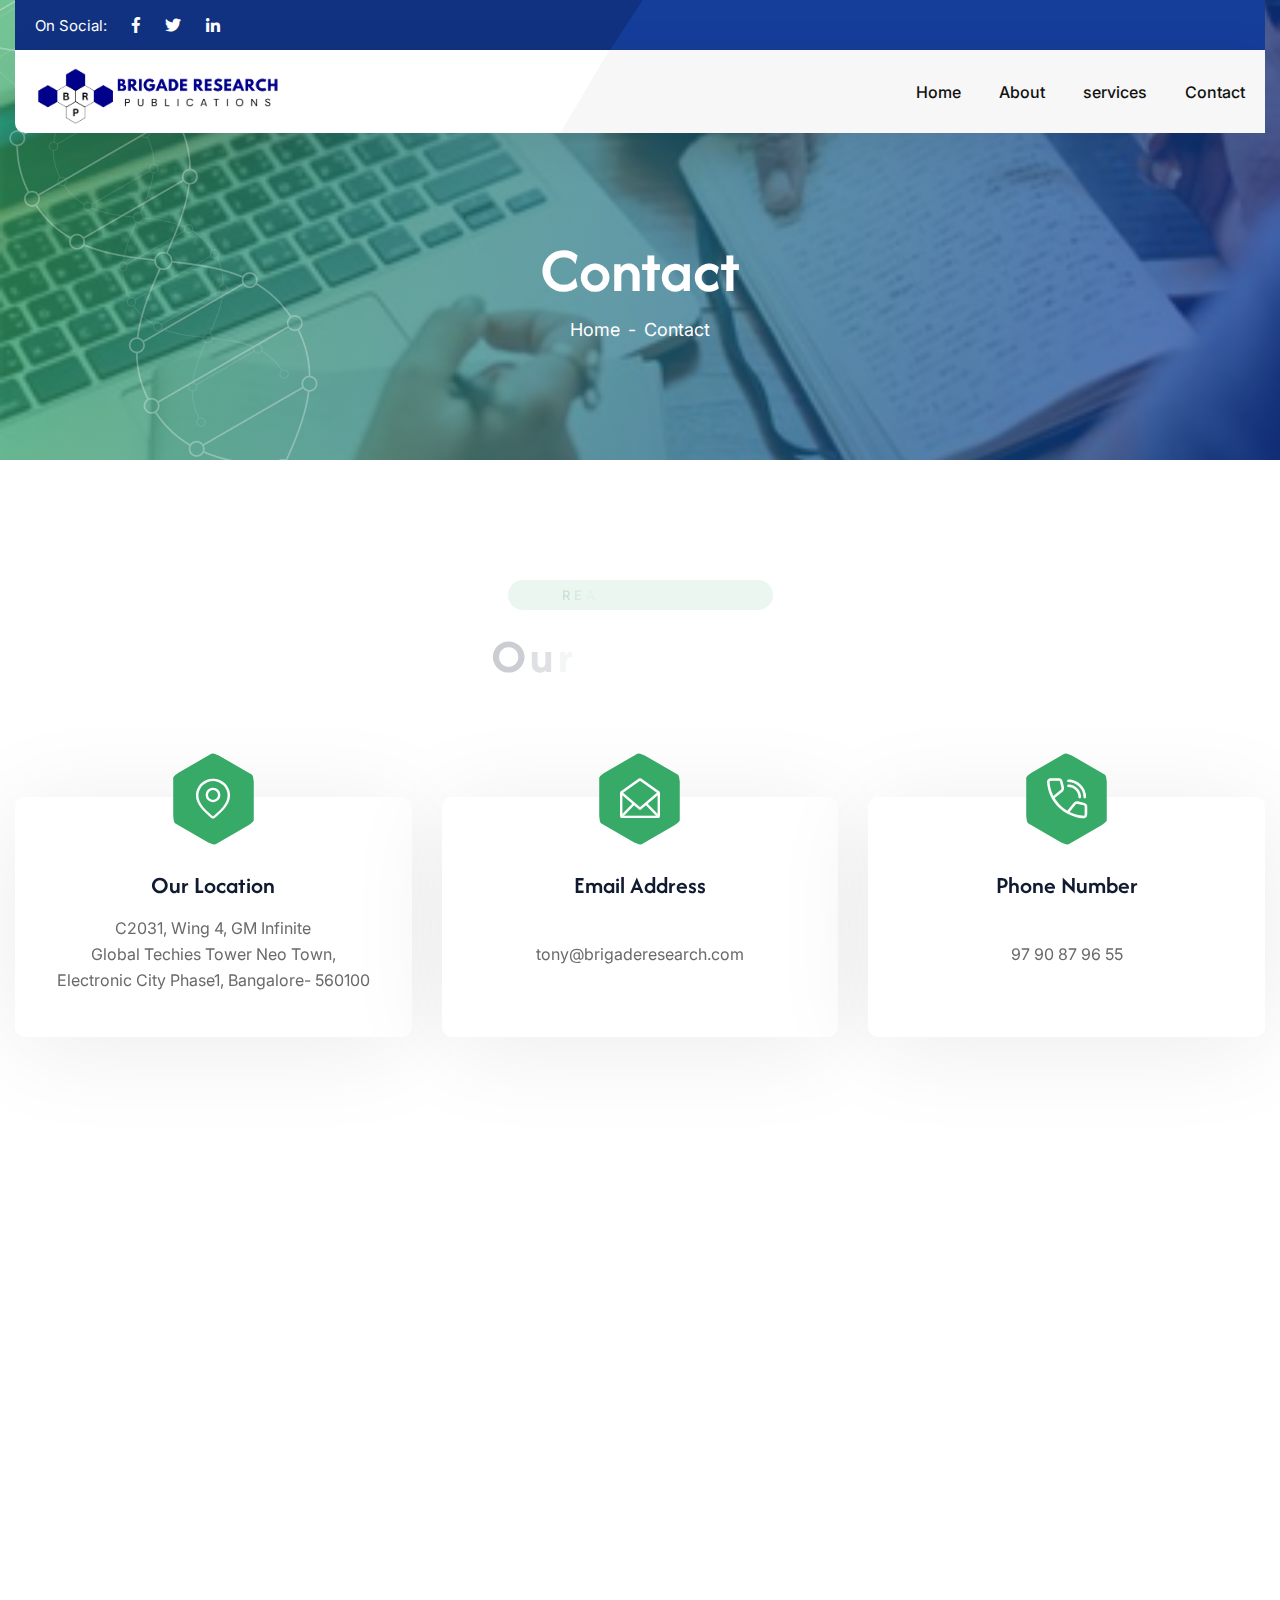
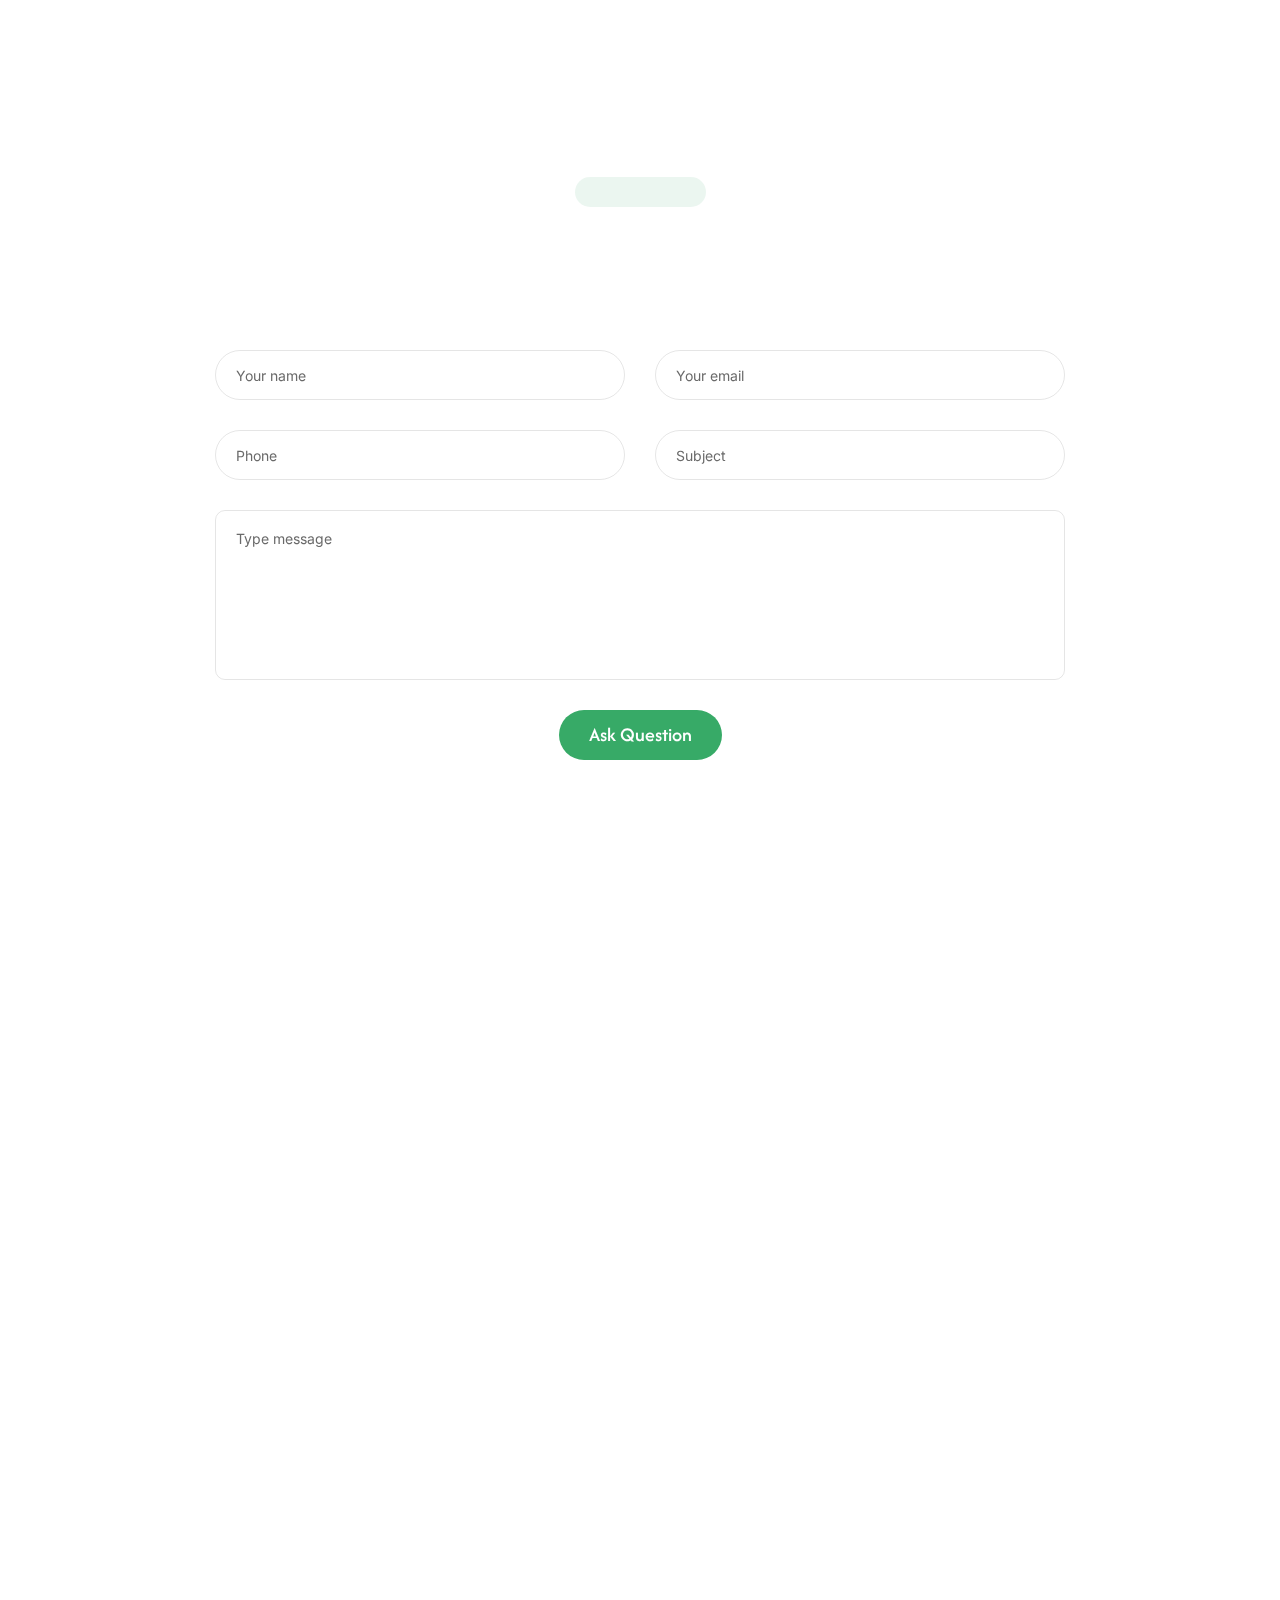
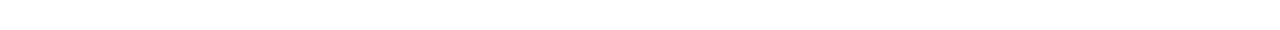
<file: contact.html>
<!DOCTYPE html>
<html lang="en">
<head>
<meta charset="utf-8">
<meta http-equiv="X-UA-Compatible" content="IE=edge">
<meta name="viewport" content="width=device-width, initial-scale=1.0, maximum-scale=1.0, user-scalable=0">

<title>Brigade Research Publications</title>

<!-- Fav Icon -->
<link rel="icon" href="assets/images/f-icon.png" type="image/x-icon">

<!-- Google Fonts -->
<link href="https://fonts.googleapis.com/css2?family=Afacad:ital,wght@0,400;0,500;0,600;0,700;1,400;1,500;1,600;1,700&display=swap" rel="stylesheet">
<link href="https://fonts.googleapis.com/css2?family=Inter:wght@100;200;300;400;500;600;700;800;900&display=swap" rel="stylesheet">

<!-- Stylesheets -->
<link href="assets/css/font-awesome-all.css" rel="stylesheet">
<link href="assets/css/flaticon.css" rel="stylesheet">
<link href="assets/css/owl.css" rel="stylesheet">
<link href="assets/css/bootstrap.css" rel="stylesheet">
<link href="assets/css/jquery.fancybox.min.css" rel="stylesheet">
<link href="assets/css/animate.css" rel="stylesheet">
<link href="assets/css/nice-select.css" rel="stylesheet">
<link href="assets/css/elpath.css" rel="stylesheet">
<link href="assets/css/color/theme-color.css" id="jssDefault" rel="stylesheet">
<link href="assets/css/switcher-style.css" rel="stylesheet">
<link href="assets/css/odometer.css" rel="stylesheet">
<link href="assets/css/rtl.css" rel="stylesheet">
<link href="assets/css/style.css" rel="stylesheet">
<link href="assets/css/module-css/page-title.css" rel="stylesheet">
<link href="assets/css/module-css/contact.css" rel="stylesheet">
<link href="assets/css/module-css/cta.css" rel="stylesheet">
<link href="assets/css/responsive.css" rel="stylesheet">

</head>


<!-- page wrapper -->
<body>
    <div class="boxed_wrapper ltr">

        <!-- page-direction -->
        <div class="page_direction">
            <div class="demo-rtl direction_switch"><button class="rtl">RTL</button></div>
            <div class="demo-ltr direction_switch"><button class="ltr">LTR</button></div>
        </div>
        <!-- page-direction end -->

        <!-- switcher menu -->
        <div class="switcher">
            <div class="switch_btn">
                <button><i class="fas fa-palette"></i></button>
            </div>
            <div class="switch_menu">
                <!-- color changer -->
                <div class="switcher_container">
                    <ul id="styleOptions" title="switch styling">
                        <li>
                            <a href="javascript: void(0)" data-theme="theme-color" class="theme-color"></a>
                        </li>
                        <li>
                            <a href="javascript: void(0)" data-theme="pink" class="pink-color"></a>
                        </li>
                        <li>
                            <a href="javascript: void(0)" data-theme="violet" class="violet-color"></a>
                        </li>
                        <li>
                            <a href="javascript: void(0)" data-theme="crimson" class="crimson-color"></a>
                        </li>
                        <li>
                            <a href="javascript: void(0)" data-theme="orange" class="orange-color"></a>
                        </li>
                    </ul>
                </div> 
            </div>
        </div>
        <!-- end switcher menu -->

        <!--Search Popup-->
        <div id="search-popup" class="search-popup">
            <div class="popup-inner">
                <div class="upper-box clearfix">
                    <figure class="logo-box pull-left"><a href="index.html"><img src="assets/images/brigade-logo-final.png" alt=""></a></figure>
                    <div class="close-search pull-right"><span class="far fa-times"></span></div>
                </div>
                <div class="overlay-layer"></div>
                <div class="auto-container">
                    <div class="search-form">
                        <form method="post" action="index.html">
                            <div class="form-group">
                                <fieldset>
                                    <input type="search" class="form-control" name="search-input" value="" placeholder="Type your keyword and hit" required >
                                    <button type="submit"><i class="far fa-search"></i></button>
                                </fieldset>
                            </div>
                        </form>
                    </div>
                </div>
            </div>
        </div>

        <!-- main header -->
        <header class="main-header">
            <!-- header-top -->
            <div class="header-top">
                <div class="auto-container">
                    <div class="top-inner">
                        <!--<p><i class="icon-1"></i>Open Hours: Mon - Fri 8.00 am - 6.00 pm</p>-->
                        <ul class="social-links">
                            <li><span>On Social:</span></li>
                            <li><a href="index.html"><i class="fab fa-facebook-f"></i></a></li>
                            <li><a href="index.html"><i class="fab fa-twitter"></i></a></li>
                            <li><a href="index.html"><i class="fab fa-linkedin-in"></i></a></li>
                        </ul>
                    </div>
                </div>
            </div>
            <!-- header-lower -->
            <div class="header-lower">
                <div class="auto-container">
                    <div class="outer-box">
                        <div class="logo-box">
                            <figure class="logo"><a href="index.html"><img src="assets/images/brigade-logo-final.png" alt=""></a></figure>
                        </div>
                        <div class="menu-area">
                            <!--Mobile Navigation Toggler-->
                            <div class="mobile-nav-toggler">
                                <i class="icon-bar"></i>
                                <i class="icon-bar"></i>
                                <i class="icon-bar"></i>
                            </div>
                            <nav class="main-menu navbar-expand-md navbar-light clearfix">
                                <div class="collapse navbar-collapse show clearfix" id="navbarSupportedContent">
                                    <ul class="navigation clearfix">
                                         <li><a href="index.html">Home</a></li> 
                                         <li><a href="about.html">About</a></li>
                                          <li><a href="services.html">services</a></li>
                                          <li><a href="contact.html">Contact</a></li>
                                </div>
                            </nav>
                        </div>
                    </div>
                </div>
            </div>
            <!--sticky Header-->
            <div class="sticky-header">
                <div class="auto-container">
                    <div class="outer-box">
                        <div class="logo-box">
                            <figure class="logo"><a href="index.html"><img src="assets/images/brigade-logo-final.png" alt=""></a></figure>
                        </div>
                        <div class="menu-area">
                            <nav class="main-menu clearfix">
                                <!--Keep This Empty / Menu will come through Javascript-->
                            </nav>
                        </div>
                    </div>
                </div>
            </div>
        </header>
        <!-- main-header end -->

        <!-- Mobile Menu  -->
        <div class="mobile-menu">
            <div class="menu-backdrop"></div>
            <div class="close-btn"><i class="fas fa-times"></i></div>
            
            <nav class="menu-box">
                <div class="nav-logo"><a href="index.html"><img src="assets/images/brigade-logo-final.png" alt="" title=""></a></div>
                <div class="menu-outer"><!--Here Menu Will Come Automatically Via Javascript / Same Menu as in Header--></div>
                <div class="contact-info">
                    <h4>Contact Info</h4>
                    <ul>
                        <li>C2031, Wing 4, GM Infinite Global Techies Tower,
                                Neo Town, Electronic City Phase 1,<br>
                                Bangalore - 560100</li>
                        <li><a href="tel:+919790879655" style="color:#030000; text-decoration:none;">+91 97 90 87 96 55</a></li>
                        <li><a href="mailto:tony@brigaderesearch.com" style="color:#0b0000; text-decoration:none;">tony@brigaderesearch.com</a></li>
                    </ul>
                </div>
                <div class="social-links">
                    <ul class="clearfix">
                        <li><a href="index.html"><span class="fab fa-twitter"></span></a></li>
                        <li><a href="index.html"><span class="fab fa-facebook-square"></span></a></li>
                        <li><a href="index.html"><span class="fab fa-pinterest-p"></span></a></li>
                        <li><a href="index.html"><span class="fab fa-instagram"></span></a></li>
                        <li><a href="index.html"><span class="fab fa-youtube"></span></a></li>
                    </ul>
                </div>
            </nav>
        </div>
        <!-- End Mobile Menu -->

        <!-- main-content -->
        <main class="main-content alternat-2">
            <!-- page-title -->
            <section class="page-title centred">
                <div class="bg-layer" style="background-image: url(assets/images/head-img.jpg);"></div>
                <div class="pattern-layer" style="background-image: url(assets/images/shape/shape-53.png);"></div>
                <div class="auto-container">
                    <div class="content-box">
                        <h2>Contact</h2>
                        <ul class="bread-crumb">
                            <li><a href="index.html">Home</a></li>
                            <li>-</li>
                            <li>Contact</li>
                        </ul>
                    </div>
                </div>
            </section>
            <!-- page-title end -->

            <!-- contact-info-section -->
            <section class="contact-info-section pt_120 pb_90 centred">
                <div class="auto-container">
                    <div class="sec-title mb_70 sec-title-animation animation-style2">
                        <span class="sub-title mb_20 title-animation">Ready to Publish Your Research</span>
                        <h2 class="title-animation">Our Contact Details</h2>
                    </div>
                    <div class="row clearfix">
                        <div class="col-lg-4 col-md-6 col-sm-12 info-block">
                            <div class="info-block-one">
                                <div class="inner-box">
                                    <div class="icon-box">
                                        <div class="r-hex"><div class="r-hex-inner"></div></div>
                                        <div class="icon"><i class="icon-67"></i></div>
                                    </div>
                                    <h3>Our Location</h3>
                                    <p>C2031, Wing 4, GM Infinite <br>Global Techies Tower Neo Town,<br> Electronic City Phase1, Bangalore- 560100</p>
                                </div>
                            </div>
                        </div>
                        <div class="col-lg-4 col-md-6 col-sm-12 info-block">
                            <div class="info-block-one">
                                <div class="inner-box">
                                    <div class="icon-box">
                                        <div class="r-hex"><div class="r-hex-inner"></div></div>
                                        <div class="icon"><i class="icon-68"></i></div>
                                    </div>
                                    <h3>Email Address</h3>
                                    <p><br /><a href="mailto:tony@brigaderesearch.com">tony@brigaderesearch.com</a></p><br>
                                </div>
                            </div>
                        </div>
                        <div class="col-lg-4 col-md-6 col-sm-12 info-block">
                            <div class="info-block-one">
                                <div class="inner-box">
                                    <div class="icon-box">
                                        <div class="r-hex"><div class="r-hex-inner"></div></div>
                                        <div class="icon"><i class="icon-69"></i></div>
                                    </div>
                                    <h3>Phone Number</h3>
                                    <p><br /> <a href="tel:9790879655">97 90 87 96 55</a></p><br>
                                </div>
                            </div>
                        </div>
                    </div>
                </div>
            </section>
            <!-- contact-info-section end -->

            <!-- google-map-section -->
            <section class="google-map-section">
                <div class="auto-container">
                    <div class="map-inner">
                        <iframe src="https://www.google.com/maps/embed?pb=!1m18!1m12!1m3!1d497698.77492875466!2d77.30126945310806!3d12.954459531495921!2m3!1f0!2f0!3f0!3m2!1i1024!2i768!4f13.1!3m3!1m2!1s0x3bae1670c9b44e6d%3A0xf8dfc3e8517e4fe0!2sBengaluru%2C%20Karnataka!5e0!3m2!1sen!2sin!4v1755756987229!5m2!1sen!2sin" width="600" height="450" style="border:0;" allowfullscreen="" loading="lazy" referrerpolicy="no-referrer-when-downgrade"></iframe>
                    </div>
                </div>
            </section>
            <!-- google-map-section end -->

            <!-- contact-section -->
            <section class="contact-section pt_120 pb_180">
                <div class="auto-container">
                    <div class="sec-title centred mb_70 sec-title-animation animation-style2">
                        <span class="sub-title mb_20 title-animation">Send Message</span>
                        <h2 class="title-animation">Get in Touch</h2>
                    </div>
                    <div class="form-inner">
                        <form method="post" action="sendemail.php" id="contact-form">
                            <div class="row clearfix">
                                <div class="col-lg-6 col-md-6 col-sm-12 form-group">
                                    <input type="text" name="username" placeholder="Your name" required>
                                </div>
                                <div class="col-lg-6 col-md-6 col-sm-12 form-group">
                                    <input type="email" name="email" placeholder="Your email" required>
                                </div>
                                <div class="col-lg-6 col-md-6 col-sm-12 form-group">
                                    <input type="text" name="phone" placeholder="Phone" required>
                                </div>
                                <div class="col-lg-6 col-md-6 col-sm-12 form-group">
                                    <input type="text" name="subject" placeholder="Subject" required>
                                </div>
                                <div class="col-lg-12 col-md-12 col-sm-12 form-group">
                                    <textarea name="message" placeholder="Type message"></textarea>
                                </div>
                                <div class="col-lg-12 col-md-12 col-sm-12 form-group message-btn centred">
                                    <button type="submit" class="theme-btn" name="submit-form">Ask Question<span></span><span></span><span></span><span></span></button>
                                </div>
                            </div>
                        </form>
                    </div>
                </div>
            </section>
            <!-- contact-section end -->

        </main>
        <!-- main-content end -->


        <!-- main-footer -->
        <footer class="main-footer">
            <div class="bg-layer" style="background-color: #000;"></div>

            <div class="auto-container">
                <div class="footer-top">
                    <div class="top-inner">
                        <!--<figure class="footer-logo"><img src="assets/images/footer-logo.png" alt=""></figure>-->
                        <ul class="footer-menu">
                            <li><a href="index.html">Home</a></li>
                            <li><a href="about.html">About</a></li>
                            <li><a href="services.html">Services</a></li>
                            <li><a href="contact.html">Contact</a></li>
                        </ul>
                    </div>
                </div>
                <div class="widget-section">
                    <div class="row clearfix">
                        <div class="col-lg-4 col-md-6 col-sm-12 footer-column">
                            <div class="footer-widget about-widget">
                                <div class="widget-title">
                                    <h3>About</h3>
                                </div>
                                <div class="widget-content">
                                    <p>We are a research publication support and consultancy service dedicated to helping scholars, academics, and researchers share their work with the world.</p>
                                    
                                </div>
                            </div>
                        </div>
                        <div class="col-lg-4 col-md-6 col-sm-12 footer-column">
                    <div class="footer-widget contact-widget">
                        <div class="widget-title">
                            <h3>Reach Us</h3>
                        </div>
                        <div class="widget-content">
                            <p>
                                C2031, Wing 4, GM Infinite Global Techies Tower,<br>
                                Neo Town, Electronic City Phase 1,<br>
                                Bangalore - 560100
                            </p>
                        </div>
                    </div>
                </div>
                <div class="col-lg-4 col-md-6 col-sm-12 footer-column">
                    <div class="footer-widget contact-widget">
                        <div class="widget-title">
                            <h3 style="color:#fff;">Contact Us</h3>
                        </div>
                        <div class="widget-content">
                            <ul class="info-list" style="list-style:none; padding:0; margin:0;">
                                <li><i class="fas fa-envelope" style="color:#fff;"></i> 
                                    <a href="mailto:tony@brigaderesearch.com" style="color:#fff; text-decoration:none;">tony@brigaderesearch.com</a>
                                </li>
                                <li><i class="fas fa-phone" style="color:#fff;"></i> 
                                    <a href="tel:+919790879655" style="color:#fff; text-decoration:none;">+91 97 90 87 96 55</a>
                                </li>
                            </ul>

                            <!-- Social Icons -->
                            <div class="social-icons mt-3">
                                <a href="#" style="color:#fff; margin-right:10px;"><i class="fab fa-facebook-f"></i></a>
                                <a href="#" style="color:#fff; margin-right:10px;"><i class="fab fa-twitter"></i></a>
                                <a href="#" style="color:#fff; margin-right:10px;"><i class="fab fa-linkedin-in"></i></a>
                                <a href="#" style="color:#fff;"><i class="fab fa-instagram"></i></a>
                            </div>
                        </div>
                    </div>
                </div>
                    </div>
                </div>
                <div class="footer-bottom">
                    <div class="bottom-inner">
                        <div class="copyright"><p>Copyright &copy; 2025 All Rights Reserved. Powered by <a href="https://signroots.com/" target="_blank" rel="noopener noreferrer">signrOots</a></p></div>
                        
                    </div>
                </div>
            </div>
        </footer>
        <!-- main-footer end -->

        <!--Scroll to top-->
        <div class="scroll-to-top">
            <svg class="scroll-top-inner" viewBox="-1 -1 102 102">
                <path d="M50,1 a49,49 0 0,1 0,98 a49,49 0 0,1 0,-98" />
            </svg>
        </div> 
    </div>


    <!-- jequery plugins -->
    <script src="assets/js/jquery.js"></script>
    <script src="assets/js/bootstrap.min.js"></script>
    <script src="assets/js/owl.js"></script>
    <script src="assets/js/wow.js"></script>
    <script src="assets/js/validation.js"></script>
    <script src="assets/js/jquery.fancybox.js"></script>
    <script src="assets/js/appear.js"></script>
    <script src="assets/js/isotope.js"></script>
    <script src="assets/js/parallax-scroll.js"></script>
    <script src="assets/js/jquery.nice-select.min.js"></script>
    <script src="assets/js/jQuery.style.switcher.min.js"></script>
    <script src="assets/js/language.js"></script>
    <script src="assets/js/scrolltop.min.js"></script>
    <script src="assets/js/gsap.js"></script>
    <script src="assets/js/ScrollTrigger.js"></script>
    <script src="assets/js/SplitText.js"></script>
    <script src="assets/js/odometer.js"></script>
    <script src="assets/js/particles.min.js"></script>
    <script src="assets/js/particles-config.js"></script>

    <!-- main-js -->
    <script src="assets/js/script.js"></script>

</body><!-- End of .page_wrapper -->
</html>
</file>
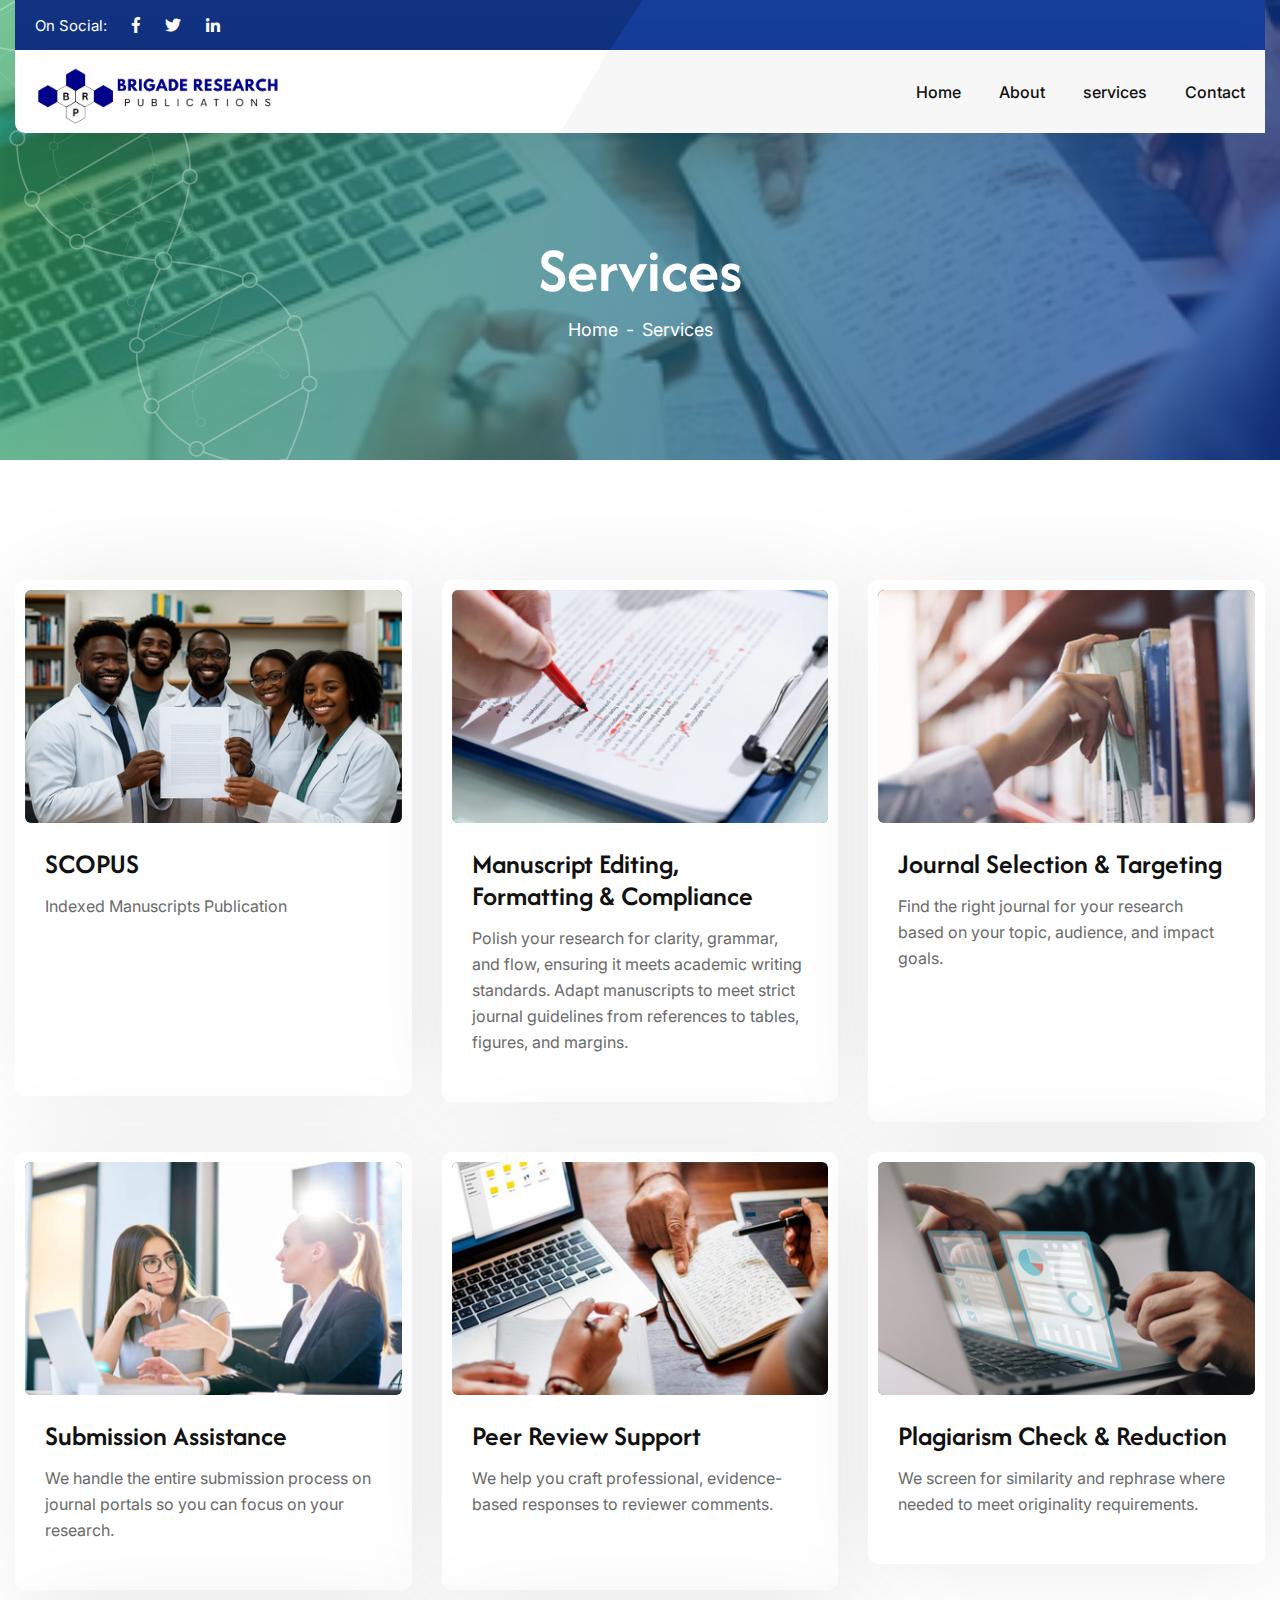
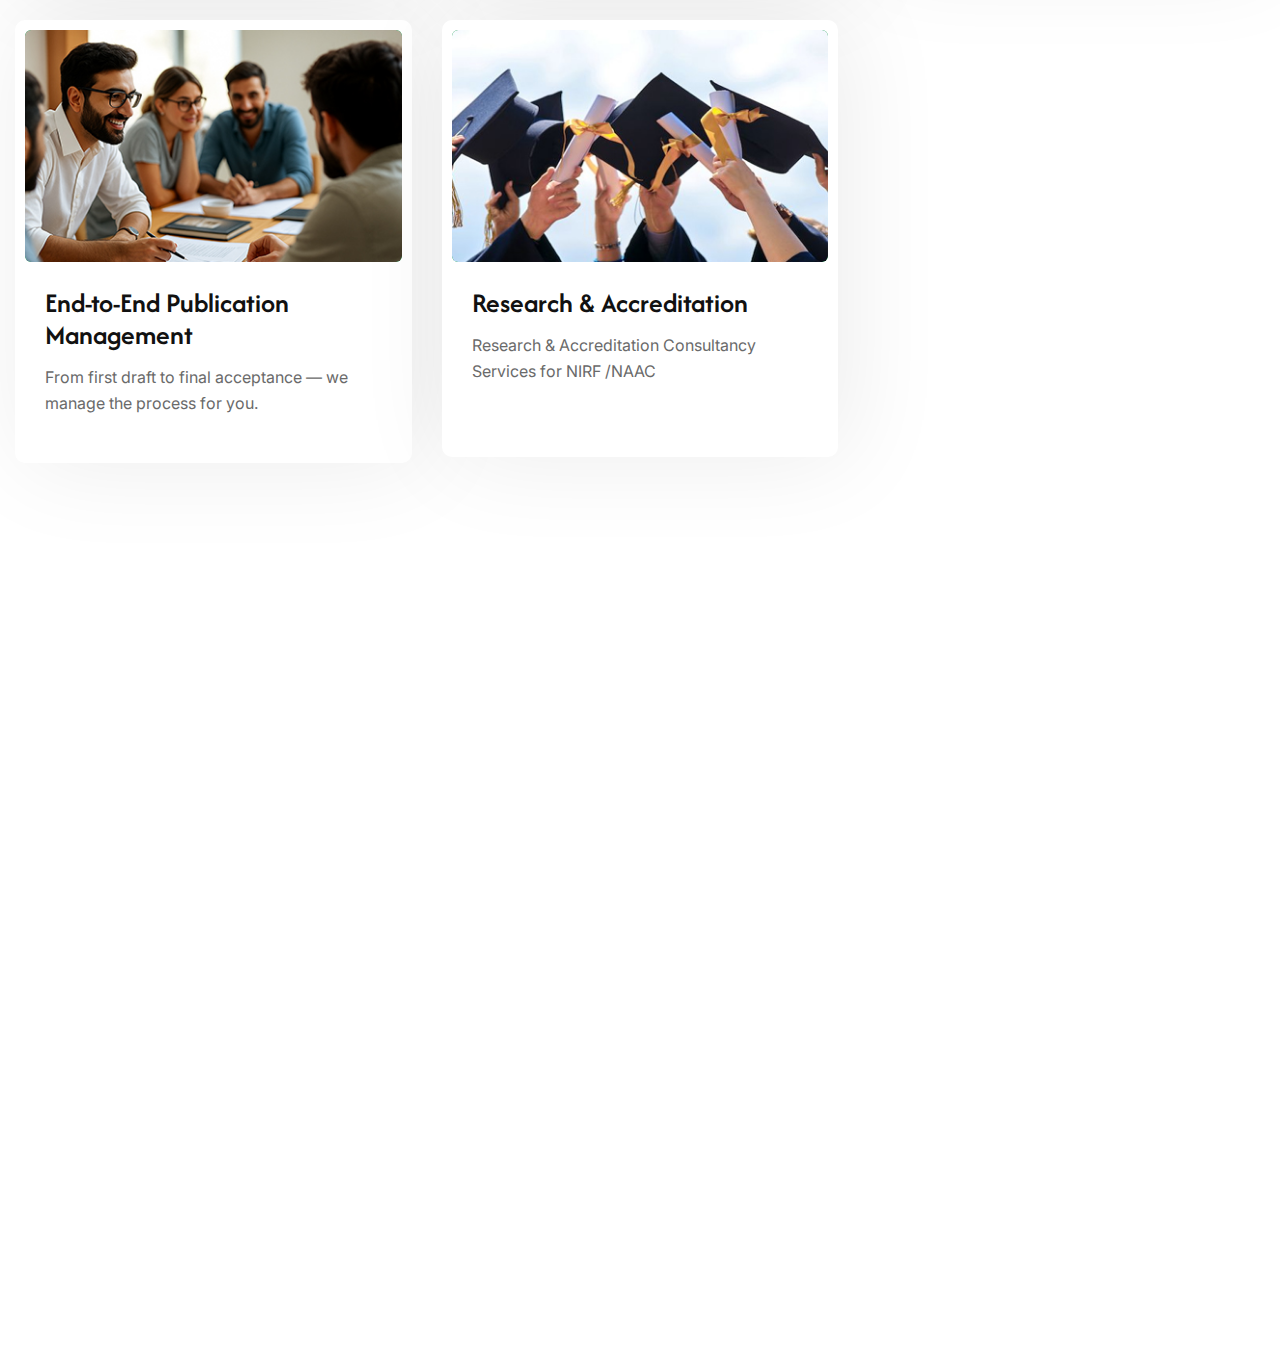
<file: services.html>
<!DOCTYPE html>
<html lang="en">
<head>
<meta charset="utf-8">
<meta http-equiv="X-UA-Compatible" content="IE=edge">
<meta name="viewport" content="width=device-width, initial-scale=1.0, maximum-scale=1.0, user-scalable=0">

<title>Brigade Research Publications</title>

<!-- Fav Icon -->
<link rel="icon" href="assets/images/f-icon.png" type="image/x-icon">

<!-- Google Fonts -->
<link href="https://fonts.googleapis.com/css2?family=Afacad:ital,wght@0,400;0,500;0,600;0,700;1,400;1,500;1,600;1,700&display=swap" rel="stylesheet">
<link href="https://fonts.googleapis.com/css2?family=Inter:wght@100;200;300;400;500;600;700;800;900&display=swap" rel="stylesheet">

<!-- Stylesheets -->
<link href="assets/css/font-awesome-all.css" rel="stylesheet">
<link href="assets/css/flaticon.css" rel="stylesheet">
<link href="assets/css/owl.css" rel="stylesheet">
<link href="assets/css/bootstrap.css" rel="stylesheet">
<link href="assets/css/jquery.fancybox.min.css" rel="stylesheet">
<link href="assets/css/animate.css" rel="stylesheet">
<link href="assets/css/nice-select.css" rel="stylesheet">
<link href="assets/css/elpath.css" rel="stylesheet">
<link href="assets/css/color/theme-color.css" id="jssDefault" rel="stylesheet">
<link href="assets/css/switcher-style.css" rel="stylesheet">
<link href="assets/css/odometer.css" rel="stylesheet">
<link href="assets/css/rtl.css" rel="stylesheet">
<link href="assets/css/style.css" rel="stylesheet">
<link href="assets/css/module-css/page-title.css" rel="stylesheet">
<link href="assets/css/module-css/news.css" rel="stylesheet">
<link href="assets/css/module-css/cta.css" rel="stylesheet">
<link href="assets/css/responsive.css" rel="stylesheet">

</head>


<!-- page wrapper -->
<body>
    <div class="boxed_wrapper ltr">

        <!-- page-direction -->
        <div class="page_direction">
            <div class="demo-rtl direction_switch"><button class="rtl">RTL</button></div>
            <div class="demo-ltr direction_switch"><button class="ltr">LTR</button></div>
        </div>
        <!-- page-direction end -->


        <!-- switcher menu -->
        <div class="switcher">
            <div class="switch_btn">
                <button><i class="fas fa-palette"></i></button>
            </div>
            <div class="switch_menu">
                <!-- color changer -->
                <div class="switcher_container">
                    <ul id="styleOptions" title="switch styling">
                        <li>
                            <a href="javascript: void(0)" data-theme="theme-color" class="theme-color"></a>
                        </li>
                        <li>
                            <a href="javascript: void(0)" data-theme="pink" class="pink-color"></a>
                        </li>
                        <li>
                            <a href="javascript: void(0)" data-theme="violet" class="violet-color"></a>
                        </li>
                        <li>
                            <a href="javascript: void(0)" data-theme="crimson" class="crimson-color"></a>
                        </li>
                        <li>
                            <a href="javascript: void(0)" data-theme="orange" class="orange-color"></a>
                        </li>
                    </ul>
                </div> 
            </div>
        </div>
        <!-- end switcher menu -->


        <!--Search Popup-->
        <div id="search-popup" class="search-popup">
            <div class="popup-inner">
                <div class="upper-box clearfix">
                    <figure class="logo-box pull-left"><a href="index.html"><img src="assets/images/brigade-logo-final.png" alt=""></a></figure>
                    <div class="close-search pull-right"><span class="far fa-times"></span></div>
                </div>
                <div class="overlay-layer"></div>
                <div class="auto-container">
                    <div class="search-form">
                        <form method="post" action="index.html">
                            <div class="form-group">
                                <fieldset>
                                    <input type="search" class="form-control" name="search-input" value="" placeholder="Type your keyword and hit" required >
                                    <button type="submit"><i class="far fa-search"></i></button>
                                </fieldset>
                            </div>
                        </form>
                    </div>
                </div>
            </div>
        </div>

        <!-- main header -->
        <header class="main-header">
            <!-- header-top -->
            <div class="header-top">
                <div class="auto-container">
                    <div class="top-inner">
                        <ul class="social-links">
                            <li><span>On Social:</span></li>
                            <li><a href="index.html"><i class="fab fa-facebook-f"></i></a></li>
                            <li><a href="index.html"><i class="fab fa-twitter"></i></a></li>
                            <li><a href="index.html"><i class="fab fa-linkedin-in"></i></a></li>
                        </ul>
                    </div>
                </div>
            </div>
            <!-- header-lower -->
            <div class="header-lower">
                <div class="auto-container">
                    <div class="outer-box">
                        <div class="logo-box">
                            <figure class="logo"><a href="index.html"><img src="assets/images/brigade-logo-final.png" alt=""></a></figure>
                        </div>
                        <div class="menu-area">
                            <!--Mobile Navigation Toggler-->
                            <div class="mobile-nav-toggler">
                                <i class="icon-bar"></i>
                                <i class="icon-bar"></i>
                                <i class="icon-bar"></i>
                            </div>
                            <nav class="main-menu navbar-expand-md navbar-light clearfix">
                                <div class="collapse navbar-collapse show clearfix" id="navbarSupportedContent">
                                    <ul class="navigation clearfix">
                                         <li><a href="index.html">Home</a></li> 
                                         <li><a href="about.html">About</a></li>
                                          <li><a href="services.html">services</a></li>
                                          <li><a href="contact.html">Contact</a></li>
                                </div>
                            </nav>
                        </div>
                    </div>
                </div>
            </div>
            <!--sticky Header-->
            <div class="sticky-header">
                <div class="auto-container">
                    <div class="outer-box">
                        <div class="logo-box">
                            <figure class="logo"><a href="index.html"><img src="assets/images/brigade-logo-final.png" alt=""></a></figure>
                        </div>
                        <div class="menu-area">
                            <nav class="main-menu clearfix">
                                <!--Keep This Empty / Menu will come through Javascript-->
                            </nav>
                        </div>
                    </div>
                </div>
            </div>
        </header>
        <!-- main-header end -->


        <!-- Mobile Menu  -->
        <div class="mobile-menu">
            <div class="menu-backdrop"></div>
            <div class="close-btn"><i class="fas fa-times"></i></div>
            
            <nav class="menu-box">
                <div class="nav-logo"><a href="index.html"><img src="assets/images/brigade-logo-final.png" alt="" title=""></a></div>
                <div class="menu-outer"><!--Here Menu Will Come Automatically Via Javascript / Same Menu as in Header--></div>
                <div class="contact-info">
                    <h4>Contact Info</h4>
                    <ul>
                        <li>C2031, Wing 4, GM Infinite Global Techies Tower,
                                Neo Town, Electronic City Phase 1,<br>
                                Bangalore - 560100</li>
                        <li><a href="tel:+919790879655" style="color:#090000; text-decoration:none;">+91 97 90 87 96 55</a></li>
                        <li><a href="mailto:tony@brigaderesearch.com" style="color:#000000; text-decoration:none;">tony@brigaderesearch.com</a></li>
                    </ul>
                </div>
                <div class="social-links">
                    <ul class="clearfix">
                        <li><a href="index.html"><span class="fab fa-twitter"></span></a></li>
                        <li><a href="index.html"><span class="fab fa-facebook-square"></span></a></li>
                        <li><a href="index.html"><span class="fab fa-pinterest-p"></span></a></li>
                        <li><a href="index.html"><span class="fab fa-instagram"></span></a></li>
                        <li><a href="index.html"><span class="fab fa-youtube"></span></a></li>
                    </ul>
                </div>
            </nav>
        </div>
        <!-- End Mobile Menu -->

        <!-- main-content -->
        <main class="main-content alternat-2">
            <!-- page-title -->
            <section class="page-title centred">
                <div class="bg-layer" style="background-image: url(assets/images/head-img.jpg);"></div>
                <div class="pattern-layer" style="background-image: url(assets/images/shape/shape-53.png);"></div>
                <div class="auto-container">
                    <div class="content-box">
                        <h2>Services</h2>
                        <ul class="bread-crumb">
                            <li><a href="index.html">Home</a></li>
                            <li>-</li>
                            <li>Services</li>
                        </ul>
                    </div>
                </div>
            </section>
            <!-- page-title end -->

            <!-- news-section -->
            <section class="news-section pt_120 pb_180">
                <div class="auto-container">
                    <div class="row clearfix">
                        <div class="col-lg-4 col-md-6 col-sm-12 news-block">
                            <div class="news-block-one">
                                <div class="inner-box">
                                    <figure class="image-box"><a href="events-details.html"><img src="assets/images/service-1.jpg" alt=""></a></figure>
                                    <div class="lower-content">
                                        
                                        <h3><a href="services.html">SCOPUS </a></h3>
                                        <p>Indexed Manuscripts Publication</p><br><br><br><br><br>
                                    </div>
                                </div>
                            </div>
                        </div>
                         <div class="col-lg-4 col-md-6 col-sm-12 news-block">
                            <div class="news-block-one">
                                <div class="inner-box">
                                    <figure class="image-box"><a href="events-details.html"><img src="assets/images/service-2.jpg" alt=""></a></figure>
                                    <div class="lower-content">
                                        
                                         <h3><a href="services.html">Manuscript Editing, Formatting & Compliance</a></h3>
                                        <p> Polish your research for clarity, grammar, and flow, ensuring it meets academic writing standards. Adapt manuscripts to meet strict journal guidelines from references to tables, figures, and margins.</p>
                                    </div>
                                </div>
                            </div>
                        </div>
                        <div class="col-lg-4 col-md-6 col-sm-12 news-block">
                            <div class="news-block-one">
                                <div class="inner-box">
                                    <figure class="image-box"><a href="events-details.html"><img src="assets/images/service-3.jpg" alt=""></a></figure>
                                    <div class="lower-content">
                                        <h3><a href="services.html">Journal Selection & Targeting</a></h3>
                                        <p>Find the right journal for your research based on your topic, audience, and impact goals.</p><br><br><br><br>
                                    </div>
                                </div>
                            </div>
                        </div>
                        <div class="col-lg-4 col-md-6 col-sm-12 news-block">
                            <div class="news-block-one">
                                <div class="inner-box">
                                    <figure class="image-box"><a href="events-details.html"><img src="assets/images/service-4.jpg" alt=""></a></figure>
                                    <div class="lower-content">
                                        <h3><a href="services.html">Submission Assistance</a></h3>
                                        <p> We handle the entire submission process on journal portals so you can focus on your research.</p>
                                    </div>
                                </div>
                            </div>
                        </div>
                        <div class="col-lg-4 col-md-6 col-sm-12 news-block">
                            <div class="news-block-one">
                                <div class="inner-box">
                                    <figure class="image-box"><a href="events-details.html"><img src="assets/images/service-5.jpg" alt=""></a></figure>
                                    <div class="lower-content">
                                        <h3><a href="services.html">Peer Review Support</a></h3>
                                        <p>We help you craft professional, evidence-based responses to reviewer comments.</p><br>
                                    </div>
                                </div>
                            </div>
                        </div>
                        <div class="col-lg-4 col-md-6 col-sm-12 news-block">
                            <div class="news-block-one">
                                <div class="inner-box">
                                    <figure class="image-box"><a href="events-details.html"><img src="assets/images/service-6.jpg" alt=""></a></figure>
                                    <div class="lower-content">
                                        <h3><a href="services.html">Plagiarism Check & Reduction</a></h3>
                                        <p>We screen for similarity and rephrase where needed to meet originality requirements.</p>
                                    </div>
                                </div>
                            </div>
                        </div>
                        <div class="col-lg-4 col-md-6 col-sm-12 news-block">
                            <div class="news-block-one">
                                <div class="inner-box">
                                    <figure class="image-box"><a href="events-details.html"><img src="assets/images/service-7.jpg" alt=""></a></figure>
                                    <div class="lower-content">
                                        <h3><a href="services.html">End-to-End Publication Management</a></h3>
                                        <p>From first draft to final acceptance — we manage the process for you.</p>
                                    </div>
                                </div>
                            </div>
                        </div>
                        <div class="col-lg-4 col-md-6 col-sm-12 news-block">
                            <div class="news-block-one">
                                <div class="inner-box">
                                    <figure class="image-box"><img src="assets/images/service-8.jpg" alt=""></figure>
                                    <div class="lower-content">
                                        <h3><a href="services.html">Research & Accreditation </a></h3>
                                        <p>Research & Accreditation Consultancy Services for NIRF /NAAC</p><br>
                                    </div>
                                </div>
                            </div>
                        </div>
                    </div>
                </div>
            </section>
            <!-- news-section end -->

        </main>
        <!-- main-content end -->


         <!-- main-footer -->
        <footer class="main-footer">
            <div class="bg-layer" style="background-color: #000;"></div>
            <div class="auto-container">
                <div class="footer-top">
                    <div class="top-inner">
                        <!--<figure class="footer-logo"><img src="assets/images/logo-2.png" alt=""></figure>-->
                        <ul class="footer-menu">
                            <li><a href="index.html">Home</a></li>
                            <li><a href="about.html">About</a></li>
                            <li><a href="services.html">Services</a></li>
                            <li><a href="contact.html">Contact</a></li>
                        </ul>
                    </div>
                </div>
                <div class="widget-section">
                    <div class="row clearfix">
                        <div class="col-lg-4 col-md-6 col-sm-12 footer-column">
                            <div class="footer-widget about-widget">
                                <div class="widget-title">
                                    <h3>About</h3>
                                </div>
                                <div class="widget-content">
                                    <p>We are a research publication support and consultancy service dedicated to helping scholars, academics, and researchers share their work with the world.</p>
                                    
                                </div>
                            </div>
                        </div>
                        <div class="col-lg-4 col-md-6 col-sm-12 footer-column">
                    <div class="footer-widget contact-widget">
                        <div class="widget-title">
                            <h3>Reach Us</h3>
                        </div>
                        <div class="widget-content">
                            <p>
                                C2031, Wing 4, GM Infinite Global Techies Tower,<br>
                                Neo Town, Electronic City Phase 1,<br>
                                Bangalore - 560100
                            </p>
                        </div>
                    </div>
                </div>
                <div class="col-lg-4 col-md-6 col-sm-12 footer-column">
                    <div class="footer-widget contact-widget">
                        <div class="widget-title">
                            <h3 style="color:#fff;">Contact Us</h3>
                        </div>
                        <div class="widget-content">
                            <ul class="info-list" style="list-style:none; padding:0; margin:0;">
                                <li><i class="fas fa-envelope" style="color:#fff;"></i> 
                                    <a href="mailto:tony@brigaderesearch.com" style="color:#fff; text-decoration:none;">tony@brigaderesearch.com</a>
                                </li>
                                <li><i class="fas fa-phone" style="color:#fff;"></i> 
                                    <a href="tel:+919790879655" style="color:#fff; text-decoration:none;">+91 97 90 87 96 55</a>
                                </li>
                            </ul>

                            <!-- Social Icons -->
                            <div class="social-icons mt-3">
                                <a href="#" style="color:#fff; margin-right:10px;"><i class="fab fa-facebook-f"></i></a>
                                <a href="#" style="color:#fff; margin-right:10px;"><i class="fab fa-twitter"></i></a>
                                <a href="#" style="color:#fff; margin-right:10px;"><i class="fab fa-linkedin-in"></i></a>
                                <a href="#" style="color:#fff;"><i class="fab fa-instagram"></i></a>
                            </div>
                        </div>
                    </div>
                </div>
                    </div>
                </div>
                <div class="footer-bottom">
                    <div class="bottom-inner">
                        <div class="copyright"><p>Copyright &copy; 2025 All Rights Reserved. Powered by <a href="https://signroots.com/" target="_blank" rel="noopener noreferrer">signrOots</a></p></div>
                        
                    </div>
                </div>
            </div>
        </footer>
        <!-- main-footer end -->

        <!--Scroll to top-->
        <div class="scroll-to-top">
            <svg class="scroll-top-inner" viewBox="-1 -1 102 102">
                <path d="M50,1 a49,49 0 0,1 0,98 a49,49 0 0,1 0,-98" />
            </svg>
        </div>
    </div>


    <!-- jequery plugins -->
    <script src="assets/js/jquery.js"></script>
    <script src="assets/js/bootstrap.min.js"></script>
    <script src="assets/js/owl.js"></script>
    <script src="assets/js/wow.js"></script>
    <script src="assets/js/validation.js"></script>
    <script src="assets/js/jquery.fancybox.js"></script>
    <script src="assets/js/appear.js"></script>
    <script src="assets/js/isotope.js"></script>
    <script src="assets/js/parallax-scroll.js"></script>
    <script src="assets/js/jquery.nice-select.min.js"></script>
    <script src="assets/js/jQuery.style.switcher.min.js"></script>
    <script src="assets/js/language.js"></script>
    <script src="assets/js/scrolltop.min.js"></script>
    <script src="assets/js/gsap.js"></script>
    <script src="assets/js/ScrollTrigger.js"></script>
    <script src="assets/js/SplitText.js"></script>
    <script src="assets/js/odometer.js"></script>
    <script src="assets/js/particles.min.js"></script>
    <script src="assets/js/particles-config.js"></script>

    <!-- main-js -->
    <script src="assets/js/script.js"></script>

</body><!-- End of .page_wrapper -->
</html>
</file>
<file: assets/css/flaticon.css>
@font-face {
  font-family: 'icomoon';
  src:  url('../fonts/icomoon.eot?tin97q');
  src:  url('../fonts/icomoon.eot?tin97q#iefix') format('embedded-opentype'),
    url('../fonts/icomoon.ttf?tin97q') format('truetype'),
    url('../fonts/icomoon.woff?tin97q') format('woff'),
    url('../fonts/icomoon.svg?tin97q#icomoon') format('svg');
  font-weight: normal;
  font-style: normal;
  font-display: block;
}

[class^="icon-"], [class*=" icon-"] {
  /* use !important to prevent issues with browser extensions that change fonts */
  font-family: 'icomoon' !important;
  speak: never;
  font-style: normal;
  font-weight: normal;
  font-variant: normal;
  text-transform: none;
  line-height: 1;

  /* Better Font Rendering =========== */
  -webkit-font-smoothing: antialiased;
  -moz-osx-font-smoothing: grayscale;
}

.icon-1:before {
  content: "\e900";
}
.icon-2:before {
  content: "\e901";
}
.icon-3:before {
  content: "\e902";
}
.icon-4:before {
  content: "\e903";
}
.icon-5:before {
  content: "\e904";
}
.icon-6:before {
  content: "\e905";
}
.icon-7:before {
  content: "\e906";
}
.icon-8:before {
  content: "\e907";
}
.icon-9:before {
  content: "\e908";
}
.icon-10:before {
  content: "\e909";
}
.icon-11:before {
  content: "\e90a";
}
.icon-12:before {
  content: "\e90b";
}
.icon-13:before {
  content: "\e90c";
}
.icon-14:before {
  content: "\e90d";
}
.icon-15:before {
  content: "\e90e";
}
.icon-16:before {
  content: "\e90f";
}
.icon-17:before {
  content: "\e910";
}
.icon-18:before {
  content: "\e911";
}
.icon-19:before {
  content: "\e912";
}
.icon-20:before {
  content: "\e913";
}
.icon-21:before {
  content: "\e914";
}
.icon-22:before {
  content: "\e915";
}
.icon-23:before {
  content: "\e916";
}
.icon-24:before {
  content: "\e917";
}
.icon-25:before {
  content: "\e918";
}
.icon-26:before {
  content: "\e919";
}
.icon-27:before {
  content: "\e91a";
}
.icon-28:before {
  content: "\e91b";
}
.icon-29:before {
  content: "\e91c";
}
.icon-30:before {
  content: "\e91d";
}
.icon-31:before {
  content: "\e91e";
}
.icon-32:before {
  content: "\e91f";
}
.icon-33:before {
  content: "\e920";
}
.icon-34:before {
  content: "\e921";
}
.icon-35:before {
  content: "\e922";
}
.icon-36:before {
  content: "\e923";
}
.icon-37:before {
  content: "\e924";
}
.icon-38:before {
  content: "\e925";
}
.icon-39:before {
  content: "\e926";
}
.icon-40:before {
  content: "\e927";
}
.icon-41:before {
  content: "\e928";
}
.icon-42:before {
  content: "\e929";
}
.icon-43:before {
  content: "\e92a";
}
.icon-44:before {
  content: "\e92b";
}
.icon-45:before {
  content: "\e92c";
}
.icon-56:before {
  content: "\e92d";
}
.icon-57:before {
  content: "\e92e";
}
.icon-58:before {
  content: "\e92f";
}
.icon-59:before {
  content: "\e930";
}
.icon-60:before {
  content: "\e931";
}
.icon-61:before {
  content: "\e932";
}
.icon-62:before {
  content: "\e933";
}
.icon-63:before {
  content: "\e934";
}
.icon-64:before {
  content: "\e935";
}
.icon-65:before {
  content: "\e936";
}
.icon-66:before {
  content: "\e937";
}
.icon-67:before {
  content: "\e938";
}
.icon-68:before {
  content: "\e939";
}
.icon-69:before {
  content: "\e93a";
}
</file>
<file: assets/css/nice-select.css>
.nice-select {
  -webkit-tap-highlight-color: transparent;
  background-color: #fff;
  border-radius: 5px;
  border: solid 1px #e8e8e8;
  box-sizing: border-box;
  clear: both;
  cursor: pointer;
  display: block;
  float: left;
  font-family: inherit;
  font-size: 14px;
  font-weight: normal;
  height: 42px;
  line-height: 40px;
  outline: none;
  padding-left: 18px;
  padding-right: 30px;
  position: relative;
  text-align: left !important;
  -webkit-transition: all 0.2s ease-in-out;
  transition: all 0.2s ease-in-out;
  -webkit-user-select: none;
     -moz-user-select: none;
      -ms-user-select: none;
          user-select: none;
  white-space: nowrap;
  width: auto; }
  .nice-select:hover {
    border-color: #dbdbdb; }
  .nice-select:active, .nice-select.open, .nice-select:focus {
    border-color: #999; }
  .nice-select.open .list {
    opacity: 1;
    pointer-events: auto;
    -webkit-transform: scale(1) translateY(0);
        -ms-transform: scale(1) translateY(0);
            transform: scale(1) translateY(0); }
  .nice-select.disabled {
    border-color: #ededed;
    color: #999;
    pointer-events: none; }
    .nice-select.disabled:after {
      border-color: #cccccc; }
  .nice-select.wide {
    width: 100%; }
    .nice-select.wide .list {
      left: 0 !important;
      right: 0 !important; }
  .nice-select.right {
    float: right; }
    .nice-select.right .list {
      left: auto;
      right: 0; }
  .nice-select.small {
    font-size: 12px;
    height: 36px;
    line-height: 34px; }
    .nice-select.small:after {
      height: 4px;
      width: 4px; }
    .nice-select.small .option {
      line-height: 34px;
      min-height: 34px; }
  .nice-select .list {
    background-color: #fff;
    border-radius: 5px;
    box-shadow: 0 0 0 1px rgba(68, 68, 68, 0.11);
    box-sizing: border-box;
    margin-top: 4px;
    opacity: 0;
    overflow: hidden;
    padding: 0;
    pointer-events: none;
    position: absolute;
    top: 100%;
    left: 0;
    -webkit-transform-origin: 50% 0;
        -ms-transform-origin: 50% 0;
            transform-origin: 50% 0;
    -webkit-transform: scale(0.75) translateY(-21px);
        -ms-transform: scale(0.75) translateY(-21px);
            transform: scale(0.75) translateY(-21px);
    -webkit-transition: all 0.2s cubic-bezier(0.5, 0, 0, 1.25), opacity 0.15s ease-out;
    transition: all 0.2s cubic-bezier(0.5, 0, 0, 1.25), opacity 0.15s ease-out;
    z-index: 9; }
    .nice-select .list:hover .option:not(:hover) {
      background-color: transparent !important; }
  .nice-select .option {
    cursor: pointer;
    font-weight: 400;
    line-height: 40px;
    list-style: none;
    min-height: 40px;
    outline: none;
    padding-left: 18px;
    padding-right: 29px;
    text-align: left;
    -webkit-transition: all 0.2s;
    transition: all 0.2s; }
    .nice-select .option:hover, .nice-select .option.focus, .nice-select .option.selected.focus {
      background-color: #f6f6f6; }
    .nice-select .option.selected {
      font-weight: bold; }
    .nice-select .option.disabled {
      background-color: transparent;
      color: #999;
      cursor: default; }

.no-csspointerevents .nice-select .list {
  display: none; }

.no-csspointerevents .nice-select.open .list {
  display: block; }
</file>
<file: assets/css/elpath.css>
/* Elementpath css */

/* 
el_01 
color
*/
.color_blue {
    color: #7f27d8;
}
.color_purple {
    color: #6f42c1;
}
.color_pink {
    color: #d63384;
}
.color_red {
    color: #dc3545;
}
.color_orange {
    color: #fd7e14;
}
.color_yellow {
    color: #ffc107;
}
.color_green {
    color: #198754;
}
.color_gray {
    color: #6c757d;
}
.color_gray_dark {
    color: #343a40;
}
.color_light {
    color: #f8f9fa;
}
.color_dark {
    color: #212529;
}
.color_black{
    color: #000000;
}

/* 
el_02 
background
*/
.bg_blue {
    background-color: #7f27d8;
}
.bg_purple {
    background-color: #6f42c1;
}
.bg_pink {
    background-color: #d63384;
}
.bg_red {
    background-color: #dc3545;
}
.bg_orange {
    background-color: #fd7e14;
}
.bg_yellow {
    background-color: #ffc107;
}
.bg_green {
    background-color: #198754;;
}
.bg_gray {
    background-color: #6c757d;
}
.bg_gray-dark {
    background-color: #343a40;
}
.bg_light {
    background-color: #f8f9fa;
}
.bg_dark {
    background-color: #212529;
}
.bg_cover {
    background-size: cover;
}
.bg_contain {
    background-size: contain;
}
.bg_fixed {
    background-attachment: fixed;
}
.bg_top {
    background-position: top;
}
.bg_right {
    background-position: right;
}
.bg_bottom {
    background-position: bottom;
}
.bg_left {
    background-position: left;
}
.bg_center {
    background-position: center;
}
/* 
el_03 
display
*/
.d_block {
    display: block;
}
.d_iblock {
    display: inline-block;
}
.d_flex {
    display: flex;
}
.d_table {
    display: table;
}
.d_tcell {
    display: table-cell;
}
.d_none {
    display: none;
}
/* 
el_04 
position
*/
.p_relative {
    position: relative;
}
.p_absolute {
    position: absolute;
}
.p_fixed {
    position: fixed;
}
/* 
el_05 
Border
*/
.border {
    border: 1px solid #ddd;
}
.border_top {
    border-top: 1px solid #ddd;
}
.border_right {
    border-right: 1px solid #ddd;
}
.border_bottom {
    border-bottom: 1px solid #ddd;
}
.border_left {
    border-left: 1px solid #ddd;
}
/* 
el_06 
Transition
*/
.tran_3 {
    transition: .3s;
}
.tran_4 {
    transition: .4s;
}
.tran_5 {
    transition: .5s;
}
/* 
el_07 
Font size
*/
.fs_0 {
    font-size: 0;
}
.fs_1 {
    font-size: 1px;
}
.fs_2 {
    font-size: 2px;
}
.fs_3 {
    font-size: 3px;
}
.fs_4 {
    font-size: 4px;
}
.fs_5 {
    font-size: 5px;
}
.fs_6 {
    font-size: 6px;
}
.fs_7 {
    font-size: 7px;
}
.fs_8 {
    font-size: 8px;
}
.fs_9 {
    font-size: 9px;
}
.fs_10 {
    font-size: 10px;
}
.fs_11 {
    font-size: 11px;
}
.fs_12 {
    font-size: 12px;
}
.fs_13 {
    font-size: 13px;
}
.fs_14 {
    font-size: 14px;
}
.fs_15 {
    font-size: 15px;
}
.fs_16 {
    font-size: 16px;
}
.fs_17 {
    font-size: 17px;
}
.fs_18 {
    font-size: 18px;
}
.fs_19 {
    font-size: 19px;
}
.fs_20 {
    font-size: 20px;
}
.fs_25 {
    font-size: 25px;
}
.fs_30 {
    font-size: 30px;
}
.fs_35 {
    font-size: 35px;
}
.fs_40 {
    font-size: 40px;
}
.fs_45 {
    font-size: 45px;
}
.fs_50 {
    font-size: 50px;
}
.fs_55 {
    font-size: 55px;
}
.fs_60 {
    font-size: 60px;
}
.fs_65 {
    font-size: 65px;
}
.fs_70 {
    font-size: 70px;
}
.fs_75 {
    font-size: 75px;
}
.fs_80 {
    font-size: 80px;
}
.fs_85 {
    font-size: 85px;
}
.fs_90 {
    font-size: 90px;
}
.fs_95 {
    font-size: 95px;
}
.fs_100 {
    font-size: 100px;
}
.fs_110 {
    font-size: 110px;
}
.fs_120 {
    font-size: 120px;
}
.fs_130 {
    font-size: 130px;
}
.fs_140 {
    font-size: 140px;
}
.fs_150 {
    font-size: 150px;
}
.fs_160 {
    font-size: 160px;
}
.fs_170 {
    font-size: 170px;
}
.fs_180 {
    font-size: 180px;
}
.fs_190 {
    font-size: 190px;
}
.fs_200 {
    font-size: 200px;
}
/* 
el_08 
Font wieght
*/
.fw_light {
    font-weight: 300;
}
.fw_normal {
    font-weight: 400;
}
.fw_medium {
    font-weight: 500;
}
.fw_sbold {
    font-weight: 600;
}
.fw_bold {
    font-weight: 700;
}
.fw_exbold {
    font-weight: 800;
}
/* 
el_09 
Float
*/
.float_left {
    float: left;
}
.float_right {
    float: right;
}
/* 
el_10 
Width
*/
.w_0 {
    width: 0;
}
.w_1 {
    width: 1px;
}
.w_2 {
    width: 2px;
}
.w_3 {
    width: 3px;
}
.w_4 {
    width: 4px;
}
.w_5 {
    width: 5px;
}
.w_6 {
    width: 6px;
}
.w_7 {
    width: 7px;
}
.w_8 {
    width: 8px;
}
.w_9 {
    width: 9px;
}
.w_10 {
    width: 10px;
}
.w_11 {
    width: 11px;
}
.w_12 {
    width: 12px;
}
.w_13 {
    width: 13px;
}
.w_14 {
    width: 14px;
}
.w_15 {
    width: 15px;
}
.w_16 {
    width: 16px;
}
.w_17 {
    width: 17px;
}
.w_18 {
    width: 18px;
}
.w_19 {
    width: 19px;
}
.w_20 {
    width: 20px;
}
.w_25 {
    width: 25px;
}
.w_30 {
    width: 30px;
}
.w_35 {
    width: 35px;
}
.w_40 {
    width: 40px;
}
.w_45 {
    width: 45px;
}
.w_50 {
    width: 50px;
}
.w_55 {
    width: 55px;
}
.w_60 {
    width: 60px;
}
.w_65 {
    width: 65px;
}
.w_70 {
    width: 70px;
}
.w_75 {
    width: 75px;
}
.w_80 {
    width: 80px;
}
.w_85 {
    width: 85px;
}
.w_90 {
    width: 90px;
}
.w_95 {
    width: 95px;
}
.w_100 {
    width: 100px;
}
.w_110 {
    width: 110px;
}
.w_120 {
    width: 120px;
}
.w_130 {
    width: 130px;
}
.w_140 {
    width: 140px;
}
.w_150 {
    width: 150px;
}
.w_160 {
    width: 160px;
}
.w_170 {
    width: 170px;
}
.w_180 {
    width: 180px;
}
.w_190 {
    width: 190px;
}
.w_200 {
    width: 200px;
}
.mw_0 {
    max-width: 0;
}
.mw_1 {
    max-width: 1px;
}
.mw_2 {
    max-width: 2px;
}
.mw_3 {
    max-width: 3px;
}
.mw_4 {
    max-width: 4px;
}
.mw_5 {
    max-width: 5px;
}
.mw_6 {
    max-width: 6px;
}
.mw_7 {
    max-width: 7px;
}
.mw_8 {
    max-width: 8px;
}
.mw_9 {
    max-width: 9px;
}
.mw_10 {
    max-width: 10px;
}
.mw_11 {
    max-width: 11px;
}
.mw_12 {
    max-width: 12px;
}
.mw_13 {
    max-width: 13px;
}
.mw_14 {
    max-width: 14px;
}
.mw_15 {
    max-width: 15px;
}
.mw_16 {
    max-width: 16px;
}
.mw_17 {
    max-width: 17px;
}
.mw_18 {
    max-width: 18px;
}
.mw_19 {
    max-width: 19px;
}
.mw_20 {
    max-width: 20px;
}
.mw_25 {
    max-width: 25px;
}
.mw_30 {
    max-width: 30px;
}
.mw_35 {
    max-width: 35px;
}
.mw_40 {
    max-width: 40px;
}
.mw_45 {
    max-width: 45px;
}
.mw_50 {
    max-width: 50px;
}
.mw_55 {
    max-width: 55px;
}
.mw_60 {
    max-width: 60px;
}
.mw_65 {
    max-width: 65px;
}
.mw_70 {
    max-width: 70px;
}
.mw_75 {
    max-width: 75px;
}
.mw_80 {
    max-width: 80px;
}
.mw_85 {
    max-width: 85px;
}
.mw_90 {
    max-width: 90px;
}
.mw_95 {
    max-width: 95px;
}
.mw_100 {
    max-width: 100px;
}
.mw_110 {
    max-width: 110px;
}
.mw_120 {
    max-width: 120px;
}
.mw_130 {
    max-width: 130px;
}
.mw_140 {
    max-width: 140px;
}
.mw_150 {
    max-width: 150px;
}
.mw_160 {
    max-width: 160px;
}
.mw_170 {
    max-width: 170px;
}
.mw_180 {
    max-width: 180px;
}
.mw_190 {
    max-width: 190px;
}
.mw_200 {
    max-width: 200px;
}
/* 
el_11
height
*/
.h_0 {
    height: 0;
}
.h_1 {
    height: 1px;
}
.h_2 {
    height: 2px;
}
.h_3 {
    height: 3px;
}
.h_4 {
    height: 4px;
}
.h_5 {
    height: 5px;
}
.h_6 {
    height: 6px;
}
.h_7 {
    height: 7px;
}
.h_8 {
    height: 8px;
}
.h_9 {
    height: 9px;
}
.h_10 {
    height: 10px;
}
.h_11 {
    height: 11px;
}
.h_12 {
    height: 12px;
}
.h_13 {
    height: 13px;
}
.h_14 {
    height: 14px;
}
.h_15 {
    height: 15px;
}
.h_16 {
    height: 16px;
}
.h_17 {
    height: 17px;
}
.h_18 {
    height: 18px;
}
.h_19 {
    height: 19px;
}
.h_20 {
    height: 20px;
}
.h_25 {
    height: 25px;
}
.h_30 {
    height: 30px;
}
.h_35 {
    height: 35px;
}
.h_40 {
    height: 40px;
}
.h_45 {
    height: 45px;
}
.h_50 {
    height: 50px;
}
.h_55 {
    height: 55px;
}
.h_60 {
    height: 60px;
}
.h_65 {
    height: 65px;
}
.h_70 {
    height: 70px;
}
.h_75 {
    height: 75px;
}
.h_80 {
    height: 80px;
}
.h_85 {
    height: 85px;
}
.h_90 {
    height: 90px;
}
.h_95 {
    height: 95px;
}
.h_100 {
    height: 100px;
}
.h_110 {
    height: 110px;
}
.h_120 {
    height: 120px;
}
.h_130 {
    height: 130px;
}
.h_140 {
    height: 140px;
}
.h_150 {
    height: 150px;
}
.h_160 {
    height: 160px;
}
.h_170 {
    height: 170px;
}
.h_180 {
    height: 180px;
}
.h_190 {
    height: 190px;
}
.h_200 {
    height: 200px;
}
.mh_0 {
    max-height: 0;
}
.mh_1 {
    max-height: 1px;
}
.mh_2 {
    max-height: 2px;
}
.mh_3 {
    max-height: 3px;
}
.mh_4 {
    max-height: 4px;
}
.mh_5 {
    max-height: 5px;
}
.mh_6 {
    max-height: 6px;
}
.mh_7 {
    max-height: 7px;
}
.mh_8 {
    max-height: 8px;
}
.mh_9 {
    max-height: 9px;
}
.mh_10 {
    max-height: 10px;
}
.mh_11 {
    max-height: 11px;
}
.mh_12 {
    max-height: 12px;
}
.mh_13 {
    max-height: 13px;
}
.mh_14 {
    max-height: 14px;
}
.mh_15 {
    max-height: 15px;
}
.mh_16 {
    max-height: 16px;
}
.mh_17 {
    max-height: 17px;
}
.mh_18 {
    max-height: 18px;
}
.mh_19 {
    max-height: 19px;
}
.mh_20 {
    max-height: 20px;
}
.mh_25 {
    max-height: 25px;
}
.mh_30 {
    max-height: 30px;
}
.mh_35 {
    max-height: 35px;
}
.mh_40 {
    max-height: 40px;
}
.mh_45 {
    max-height: 45px;
}
.mh_50 {
    max-height: 50px;
}
.mh_55 {
    max-height: 55px;
}
.mh_60 {
    max-height: 60px;
}
.mh_65 {
    max-height: 65px;
}
.mh_70 {
    max-height: 70px;
}
.mh_75 {
    max-height: 75px;
}
.mh_80 {
    max-height: 80px;
}
.mh_85 {
    max-height: 85px;
}
.mh_90 {
    max-height: 90px;
}
.mh_95 {
    max-height: 95px;
}
.mh_100 {
    max-height: 100px;
}
.mh_110 {
    max-height: 110px;
}
.mh_120 {
    max-height: 120px;
}
.mh_130 {
    max-height: 130px;
}
.mh_140 {
    max-height: 140px;
}
.mh_150 {
    max-height: 150px;
}
.mh_160 {
    max-height: 160px;
}
.mh_170 {
    max-height: 170px;
}
.mh_180 {
    max-height: 180px;
}
.mh_190 {
    max-height: 190px;
}
.mh_200 {
    max-height: 200px;
}
/* 
el_12
Line height
*/
.lh_0 {
    line-height: 0;
}
.lh_1 {
    line-height: 1px;
}
.lh_2 {
    line-height: 2px;
}
.lh_3 {
    line-height: 3px;
}
.lh_4 {
    line-height: 4px;
}
.lh_5 {
    line-height: 5px;
}
.lh_6 {
    line-height: 6px;
}
.lh_7 {
    line-height: 7px;
}
.lh_8 {
    line-height: 8px;
}
.lh_9 {
    line-height: 9px;
}
.lh_10 {
    line-height: 10px;
}
.lh_11 {
    line-height: 11px;
}
.lh_12 {
    line-height: 12px;
}
.lh_13 {
    line-height: 13px;
}
.lh_14 {
    line-height: 14px;
}
.lh_15 {
    line-height: 15px;
}
.lh_16 {
    line-height: 16px;
}
.lh_17 {
    line-height: 17px;
}
.lh_18 {
    line-height: 18px;
}
.lh_19 {
    line-height: 19px;
}
.lh_20 {
    line-height: 20px;
}
.lh_25 {
    line-height: 25px;
}
.lh_30 {
    line-height: 30px;
}
.lh_35 {
    line-height: 35px;
}
.lh_40 {
    line-height: 40px;
}
.lh_45 {
    line-height: 45px;
}
.lh_50 {
    line-height: 50px;
}
.lh_55 {
    line-height: 55px;
}
.lh_60 {
    line-height: 60px;
}
.lh_65 {
    line-height: 65px;
}
.lh_70 {
    line-height: 70px;
}
.lh_75 {
    line-height: 75px;
}
.lh_80 {
    line-height: 80px;
}
.lh_85 {
    line-height: 85px;
}
.lh_90 {
    line-height: 90px;
}
.lh_95 {
    line-height: 95px;
}
.lh_100 {
    line-height: 100px;
}
.lh_110 {
    line-height: 110px;
}
.lh_120 {
    line-height: 120px;
}
.lh_130 {
    line-height: 130px;
}
.lh_140 {
    line-height: 140px;
}
.lh_150 {
    line-height: 150px;
}
.lh_160 {
    line-height: 160px;
}
.lh_170 {
    line-height: 170px;
}
.lh_180 {
    line-height: 180px;
}
.lh_190 {
    line-height: 190px;
}
.lh_200 {
    line-height: 200px;
}
/* 
el_13
Margin
*/
.m_0 {
    margin: 0;
}
.m_1 {
    margin: 1px;
}
.m_2 {
    margin: 2px;
}
.m_3 {
    margin: 3px;
}
.m_4 {
    margin: 4px;
}
.m_5 {
    margin: 5px;
}
.m_6 {
    margin: 6px;
}
.m_7 {
    margin: 7px;
}
.m_8 {
    margin: 8px;
}
.m_9 {
    margin: 9px;
}
.m_10 {
    margin: 10px;
}
.m_11 {
    margin: 11px;
}
.m_12 {
    margin: 12px;
}
.m_13 {
    margin: 13px;
}
.m_14 {
    margin: 14px;
}
.m_15 {
    margin: 15px;
}
.m_16 {
    margin: 16px;
}
.m_17 {
    margin: 17px;
}
.m_18 {
    margin: 18px;
}
.m_19 {
    margin: 19px;
}
.m_20 {
    margin: 20px;
}
.m_25 {
    margin: 25px;
}
.m_30 {
    margin: 30px;
}
.m_35 {
    margin: 35px;
}
.m_40 {
    margin: 40px;
}
.m_45 {
    margin: 45px;
}
.m_50 {
    margin: 50px;
}
.m_55 {
    margin: 55px;
}
.m_60 {
    margin: 60px;
}
.m_65 {
    margin: 65px;
}
.m_70 {
    margin: 70px;
}
.m_75 {
    margin: 75px;
}
.m_80 {
    margin: 80px;
}
.m_85 {
    margin: 85px;
}
.m_90 {
    margin: 90px;
}
.m_95 {
    margin: 95px;
}
.m_100 {
    margin: 100px;
}
.m_110 {
    margin: 110px;
}
.m_120 {
    margin: 120px;
}
.m_130 {
    margin: 130px;
}
.m_140 {
    margin: 140px;
}
.m_150 {
    margin: 150px;
}
.m_160 {
    margin: 160px;
}
.m_170 {
    margin: 170px;
}
.m_180 {
    margin: 180px;
}
.m_190 {
    margin: 190px;
}
.m_200 {
    margin: 200px;
}
.mx_0 {
    margin-left: 0;
    margin-right: 0;
}
.mx_1 {
    margin-left: 1px;
    margin-right: 1px;
}
.mx_2 {
    margin-left: 2px;
    margin-right: 2px;
}
.mx_3 {
    margin-left: 3px;
    margin-right: 3px;
}
.mx_4 {
    margin-left: 4px;
    margin-right: 4px;
}
.mx_5 {
    margin-left: 5px;
    margin-right: 5px;
}
.mx_6 {
    margin-left: 6px;
    margin-right: 6px;
}
.mx_7 {
    margin-left: 7px;
    margin-right: 7px;
}
.mx_8 {
    margin-left: 8px;
    margin-right: 8px;
}
.mx_9 {
    margin-left: 9px;
    margin-right: 9px;
}
.mx_10 {
    margin-left: 10px;
    margin-right: 10px;
}
.mx_11 {
    margin-left: 11px;
    margin-right: 11px;
}
.mx_12 {
    margin-left: 12px;
    margin-right: 12px;
}
.mx_13 {
    margin-left: 13px;
    margin-right: 13px;
}
.mx_14 {
    margin-left: 14px;
    margin-right: 14px;
}
.mx_15 {
    margin-left: 15px;
    margin-right: 15px;
}
.mx_16 {
    margin-left: 16px;
    margin-right: 16px;
}
.mx_17 {
    margin-left: 17px;
    margin-right: 17px;
}
.mx_18 {
    margin-left: 18px;
    margin-right: 18px;
}
.mx_19 {
    margin-left: 19px;
    margin-right: 19px;
}
.mx_20 {
    margin-left: 20px;
    margin-right: 20px;
}
.mx_25 {
    margin-left: 25px;
    margin-right: 25px;
}
.mx_30 {
    margin-left: 30px;
    margin-right: 30px;
}
.mx_35 {
    margin-left: 35px;
    margin-right: 35px;
}
.mx_40 {
    margin-left: 40px;
    margin-right: 40px;
}
.mx_45 {
    margin-left: 45px;
    margin-right: 45px;
}
.mx_50 {
    margin-left: 50px;
    margin-right: 50px;
}
.mx_55 {
    margin-left: 55px;
    margin-right: 55px;
}
.mx_60 {
    margin-left: 60px;
    margin-right: 60px;
}
.mx_65 {
    margin-left: 65px;
    margin-right: 65px;
}
.mx_70 {
    margin-left: 70px;
    margin-right: 70px;
}
.mx_75 {
    margin-left: 75px;
    margin-right: 75px;
}
.mx_80 {
    margin-left: 80px;
    margin-right: 80px;
}
.mx_85 {
    margin-left: 85px;
    margin-right: 85px;
}
.mx_90 {
    margin-left: 90px;
    margin-right: 90px;
}
.mx_95 {
    margin-left: 95px;
    margin-right: 95px;
}
.mx_100 {
    margin-left: 100px;
    margin-right: 100px;
}
.mx_110 {
    margin-left: 110px;
    margin-right: 110px;
}
.mx_120 {
    margin-left: 120px;
    margin-right: 120px;
}
.mx_130 {
    margin-left: 130px;
    margin-right: 130px;
}
.mx_140 {
    margin-left: 140px;
    margin-right: 140px;
}
.mx_150 {
    margin-left: 150px;
    margin-right: 150px;
}
.mx_160 {
    margin-left: 160px;
    margin-right: 160px;
}
.mx_170 {
    margin-left: 170px;
    margin-right: 170px;
}
.mx_180 {
    margin-left: 180px;
    margin-right: 180px;
}
.mx_190 {
    margin-left: 190px;
    margin-right: 190px;
}
.mx_200 {
    margin-left: 200px;
    margin-right: 200px;
}
.my_0 {
    margin-top: 0;
    margin-bottom: 0;
}
.my_1 {
    margin-top: 1px;
    margin-bottom: 1px;
}
.my_2 {
    margin-top: 2px;
    margin-bottom: 2px;
}
.my_3 {
    margin-top: 3px;
    margin-bottom: 3px;
}
.my_4 {
    margin-top: 4px;
    margin-bottom: 4px;
}
.my_5 {
    margin-top: 5px;
    margin-bottom: 5px;
}
.my_6 {
    margin-top: 6px;
    margin-bottom: 6px;
}
.my_7 {
    margin-top: 7px;
    margin-bottom: 7px;
}
.my_8 {
    margin-top: 8px;
    margin-bottom: 8px;
}
.my_9 {
    margin-top: 9px;
    margin-bottom: 9px;
}
.my_10 {
    margin-top: 10px;
    margin-bottom: 10px;
}
.my_11 {
    margin-top: 11px;
    margin-bottom: 11px;
}
.my_12 {
    margin-top: 12px;
    margin-bottom: 12px;
}
.my_13 {
    margin-top: 13px;
    margin-bottom: 13px;
}
.my_14 {
    margin-top: 14px;
    margin-bottom: 14px;
}
.my_15 {
    margin-top: 15px;
    margin-bottom: 15px;
}
.my_16 {
    margin-top: 16px;
    margin-bottom: 16px;
}
.my_17 {
    margin-top: 17px;
    margin-bottom: 17px;
}
.my_18 {
    margin-top: 18px;
    margin-bottom: 18px;
}
.my_19 {
    margin-top: 19px;
    margin-bottom: 19px;
}
.my_20 {
    margin-top: 20px;
    margin-bottom: 20px;
}
.my_25 {
    margin-top: 25px;
    margin-bottom: 25px;
}
.my_30 {
    margin-top: 30px;
    margin-bottom: 30px;
}
.my_35 {
    margin-top: 35px;
    margin-bottom: 35px;
}
.my_40 {
    margin-top: 40px;
    margin-bottom: 40px;
}
.my_45 {
    margin-top: 45px;
    margin-bottom: 45px;
}
.my_50 {
    margin-top: 50px;
    margin-bottom: 50px;
}
.my_55 {
    margin-top: 55px;
    margin-bottom: 55px;
}
.my_60 {
    margin-top: 60px;
    margin-bottom: 60px;
}
.my_65 {
    margin-top: 65px;
    margin-bottom: 65px;
}
.my_70 {
    margin-top: 70px;
    margin-bottom: 70px;
}
.my_75 {
    margin-top: 75px;
    margin-bottom: 75px;
}
.my_80 {
    margin-top: 80px;
    margin-bottom: 80px;
}
.my_85 {
    margin-top: 85px;
    margin-bottom: 85px;
}
.my_90 {
    margin-top: 90px;
    margin-bottom: 90px;
}
.my_95 {
    margin-top: 95px;
    margin-bottom: 95px;
}
.my_100 {
    margin-top: 100px;
    margin-bottom: 100px;
}
.my_110 {
    margin-top: 110px;
    margin-bottom: 110px;
}
.my_120 {
    margin-top: 120px;
    margin-bottom: 120px;
}
.my_130 {
    margin-top: 130px;
    margin-bottom: 130px;
}
.my_140 {
    margin-top: 140px;
    margin-bottom: 140px;
}
.my_150 {
    margin-top: 150px;
    margin-bottom: 150px;
}
.my_160 {
    margin-top: 160px;
    margin-bottom: 160px;
}
.my_170 {
    margin-top: 170px;
    margin-bottom: 170px;
}
.my_180 {
    margin-top: 180px;
    margin-bottom: 180px;
}
.my_190 {
    margin-top: 190px;
    margin-bottom: 190px;
}
.my_200 {
    margin-top: 200px;
    margin-bottom: 200px;
}
.mt_0 {
    margin-top: 0;
}
.mt_1 {
    margin-top: 1px;
}
.mt_2 {
    margin-top: 2px;
}
.mt_3 {
    margin-top: 3px;
}
.mt_4 {
    margin-top: 4px;
}
.mt_5 {
    margin-top: 5px;
}
.mt_6 {
    margin-top: 6px;
}
.mt_7 {
    margin-top: 7px;
}
.mt_8 {
    margin-top: 8px;
}
.mt_9 {
    margin-top: 9px;
}
.mt_10 {
    margin-top: 10px;
}
.mt_11 {
    margin-top: 11px;
}
.mt_12 {
    margin-top: 12px;
}
.mt_13 {
    margin-top: 13px;
}
.mt_14 {
    margin-top: 14px;
}
.mt_15 {
    margin-top: 15px;
}
.mt_16 {
    margin-top: 16px;
}
.mt_17 {
    margin-top: 17px;
}
.mt_18 {
    margin-top: 18px;
}
.mt_19 {
    margin-top: 19px;
}
.mt_20 {
    margin-top: 20px;
}
.mt_25 {
    margin-top: 25px;
}
.mt_30 {
    margin-top: 30px;
}
.mt_35 {
    margin-top: 35px;
}
.mt_40 {
    margin-top: 40px;
}
.mt_45 {
    margin-top: 45px;
}
.mt_50 {
    margin-top: 50px;
}
.mt_55 {
    margin-top: 55px;
}
.mt_60 {
    margin-top: 60px;
}
.mt_65 {
    margin-top: 65px;
}
.mt_70 {
    margin-top: 70px;
}
.mt_75 {
    margin-top: 75px;
}
.mt_80 {
    margin-top: 80px;
}
.mt_85 {
    margin-top: 85px;
}
.mt_90 {
    margin-top: 90px;
}
.mt_95 {
    margin-top: 95px;
}
.mt_100 {
    margin-top: 100px;
}
.mt_110 {
    margin-top: 110px;
}
.mt_120 {
    margin-top: 120px;
}
.mt_130 {
    margin-top: 130px;
}
.mt_140 {
    margin-top: 140px;
}
.mt_150 {
    margin-top: 150px;
}
.mt_160 {
    margin-top: 160px;
}
.mt_170 {
    margin-top: 170px;
}
.mt_180 {
    margin-top: 180px;
}
.mt_190 {
    margin-top: 190px;
}
.mt_200 {
    margin-top: 200px;
}
.mr_0 {
    margin-right: 0;
}
.mr_1 {
    margin-right: 1px;
}
.mr_2 {
    margin-right: 2px;
}
.mr_3 {
    margin-right: 3px;
}
.mr_4 {
    margin-right: 4px;
}
.mr_5 {
    margin-right: 5px;
}
.mr_6 {
    margin-right: 6px;
}
.mr_7 {
    margin-right: 7px;
}
.mr_8 {
    margin-right: 8px;
}
.mr_9 {
    margin-right: 9px;
}
.mr_10 {
    margin-right: 10px;
}
.mr_11 {
    margin-right: 11px;
}
.mr_12 {
    margin-right: 12px;
}
.mr_13 {
    margin-right: 13px;
}
.mr_14 {
    margin-right: 14px;
}
.mr_15 {
    margin-right: 15px;
}
.mr_16 {
    margin-right: 16px;
}
.mr_17 {
    margin-right: 17px;
}
.mr_18 {
    margin-right: 18px;
}
.mr_19 {
    margin-right: 19px;
}
.mr_20 {
    margin-right: 20px;
}
.mr_25 {
    margin-right: 25px;
}
.mr_30 {
    margin-right: 30px;
}
.mr_35 {
    margin-right: 35px;
}
.mr_40 {
    margin-right: 40px;
}
.mr_45 {
    margin-right: 45px;
}
.mr_50 {
    margin-right: 50px;
}
.mr_55 {
    margin-right: 55px;
}
.mr_60 {
    margin-right: 60px;
}
.mr_65 {
    margin-right: 65px;
}
.mr_70 {
    margin-right: 70px;
}
.mr_75 {
    margin-right: 75px;
}
.mr_80 {
    margin-right: 80px;
}
.mr_85 {
    margin-right: 85px;
}
.mr_90 {
    margin-right: 90px;
}
.mr_95 {
    margin-right: 95px;
}
.mr_100 {
    margin-right: 100px;
}
.mr_110 {
    margin-right: 110px;
}
.mr_120 {
    margin-right: 120px;
}
.mr_130 {
    margin-right: 130px;
}
.mr_140 {
    margin-right: 140px;
}
.mr_150 {
    margin-right: 150px;
}
.mr_160 {
    margin-right: 160px;
}
.mr_170 {
    margin-right: 170px;
}
.mr_180 {
    margin-right: 180px;
}
.mr_190 {
    margin-right: 190px;
}
.mr_200 {
    margin-right: 200px;
}
.mb_0 {
    margin-bottom: 0;
}
.mb_1 {
    margin-bottom: 1px;
}
.mb_2 {
    margin-bottom: 2px;
}
.mb_3 {
    margin-bottom: 3px;
}
.mb_4 {
    margin-bottom: 4px;
}
.mb_5 {
    margin-bottom: 5px;
}
.mb_6 {
    margin-bottom: 6px;
}
.mb_7 {
    margin-bottom: 7px;
}
.mb_8 {
    margin-bottom: 8px;
}
.mb_9 {
    margin-bottom: 9px;
}
.mb_10 {
    margin-bottom: 10px;
}
.mb_11 {
    margin-bottom: 11px;
}
.mb_12 {
    margin-bottom: 12px;
}
.mb_13 {
    margin-bottom: 13px;
}
.mb_14 {
    margin-bottom: 14px;
}
.mb_15 {
    margin-bottom: 15px;
}
.mb_16 {
    margin-bottom: 16px;
}
.mb_17 {
    margin-bottom: 17px;
}
.mb_18 {
    margin-bottom: 18px;
}
.mb_19 {
    margin-bottom: 19px;
}
.mb_20 {
    margin-bottom: 20px;
}
.mb_25 {
    margin-bottom: 25px;
}
.mb_30 {
    margin-bottom: 30px;
}
.mb_35 {
    margin-bottom: 35px;
}
.mb_40 {
    margin-bottom: 40px;
}
.mb_45 {
    margin-bottom: 45px;
}
.mb_50 {
    margin-bottom: 50px;
}
.mb_55 {
    margin-bottom: 55px;
}
.mb_60 {
    margin-bottom: 60px;
}
.mb_65 {
    margin-bottom: 65px;
}
.mb_70 {
    margin-bottom: 70px;
}
.mb_75 {
    margin-bottom: 75px;
}
.mb_80 {
    margin-bottom: 80px;
}
.mb_85 {
    margin-bottom: 85px;
}
.mb_90 {
    margin-bottom: 90px;
}
.mb_95 {
    margin-bottom: 95px;
}
.mb_100 {
    margin-bottom: 100px;
}
.mb_110 {
    margin-bottom: 110px;
}
.mb_120 {
    margin-bottom: 120px;
}
.mb_130 {
    margin-bottom: 130px;
}
.mb_140 {
    margin-bottom: 140px;
}
.mb_150 {
    margin-bottom: 150px;
}
.mb_160 {
    margin-bottom: 160px;
}
.mb_170 {
    margin-bottom: 170px;
}
.mb_180 {
    margin-bottom: 180px;
}
.mb_190 {
    margin-bottom: 190px;
}
.mb_200 {
    margin-bottom: 200px;
}
.ml_0 {
    margin-left: 0;
}
.ml_1 {
    margin-left: 1px;
}
.ml_2 {
    margin-left: 2px;
}
.ml_3 {
    margin-left: 3px;
}
.ml_4 {
    margin-left: 4px;
}
.ml_5 {
    margin-left: 5px;
}
.ml_6 {
    margin-left: 6px;
}
.ml_7 {
    margin-left: 7px;
}
.ml_8 {
    margin-left: 8px;
}
.ml_9 {
    margin-left: 9px;
}
.ml_10 {
    margin-left: 10px;
}
.ml_11 {
    margin-left: 11px;
}
.ml_12 {
    margin-left: 12px;
}
.ml_13 {
    margin-left: 13px;
}
.ml_14 {
    margin-left: 14px;
}
.ml_15 {
    margin-left: 15px;
}
.ml_16 {
    margin-left: 16px;
}
.ml_17 {
    margin-left: 17px;
}
.ml_18 {
    margin-left: 18px;
}
.ml_19 {
    margin-left: 19px;
}
.ml_20 {
    margin-left: 20px;
}
.ml_25 {
    margin-left: 25px;
}
.ml_30 {
    margin-left: 30px;
}
.ml_35 {
    margin-left: 35px;
}
.ml_40 {
    margin-left: 40px;
}
.ml_45 {
    margin-left: 45px;
}
.ml_50 {
    margin-left: 50px;
}
.ml_55 {
    margin-left: 55px;
}
.ml_60 {
    margin-left: 60px;
}
.ml_65 {
    margin-left: 65px;
}
.ml_70 {
    margin-left: 70px;
}
.ml_75 {
    margin-left: 75px;
}
.ml_80 {
    margin-left: 80px;
}
.ml_85 {
    margin-left: 85px;
}
.ml_90 {
    margin-left: 90px;
}
.ml_95 {
    margin-left: 95px;
}
.ml_100 {
    margin-left: 100px;
}
.ml_110 {
    margin-left: 110px;
}
.ml_120 {
    margin-left: 120px;
}
.ml_130 {
    margin-left: 130px;
}
.ml_140 {
    margin-left: 140px;
}
.ml_150 {
    margin-left: 150px;
}
.ml_160 {
    margin-left: 160px;
}
.ml_170 {
    margin-left: 170px;
}
.ml_180 {
    margin-left: 180px;
}
.ml_190 {
    margin-left: 190px;
}
.ml_200 {
    margin-left: 200px;
}
/* 
el_13 
Padding
*/
.p_0 {
    padding: 0;
}
.p_1 {
    padding: 1px;
}
.p_2 {
    padding: 2px;
}
.p_3 {
    padding: 3px;
}
.p_4 {
    padding: 4px;
}
.p_5 {
    padding: 5px;
}
.p_6 {
    padding: 6px;
}
.p_7 {
    padding: 7px;
}
.p_8 {
    padding: 8px;
}
.p_9 {
    padding: 9px;
}
.p_10 {
    padding: 10px;
}
.p_11 {
    padding: 11px;
}
.p_12 {
    padding: 12px;
}
.p_13 {
    padding: 13px;
}
.p_14 {
    padding: 14px;
}
.p_15 {
    padding: 15px;
}
.p_16 {
    padding: 16px;
}
.p_17 {
    padding: 17px;
}
.p_18 {
    padding: 18px;
}
.p_19 {
    padding: 19px;
}
.p_20 {
    padding: 20px;
}
.p_25 {
    padding: 25px;
}
.p_30 {
    padding: 30px;
}
.p_35 {
    padding: 35px;
}
.p_40 {
    padding: 40px;
}
.p_45 {
    padding: 45px;
}
.p_50 {
    padding: 50px;
}
.p_55 {
    padding: 55px;
}
.p_60 {
    padding: 60px;
}
.p_65 {
    padding: 65px;
}
.p_70 {
    padding: 70px;
}
.p_75 {
    padding: 75px;
}
.p_80 {
    padding: 80px;
}
.p_85 {
    padding: 85px;
}
.p_90 {
    padding: 90px;
}
.p_95 {
    padding: 95px;
}
.p_100 {
    padding: 100px;
}
.p_110 {
    padding: 110px;
}
.p_120 {
    padding: 120px;
}
.p_130 {
    padding: 130px;
}
.p_140 {
    padding: 140px;
}
.p_150 {
    padding: 150px;
}
.p_160 {
    padding: 160px;
}
.p_170 {
    padding: 170px;
}
.p_180 {
    padding: 180px;
}
.p_190 {
    padding: 190px;
}
.p_200 {
    padding: 200px;
}
.px_0 {
    padding-left: 0;
    padding-right: 0;
}
.px_1 {
    padding-left: 1px;
    padding-right: 1px;
}
.px_2 {
    padding-left: 2px;
    padding-right: 2px;
}
.px_3 {
    padding-left: 3px;
    padding-right: 3px;
}
.px_4 {
    padding-left: 4px;
    padding-right: 4px;
}
.px_5 {
    padding-left: 5px;
    padding-right: 5px;
}
.px_6 {
    padding-left: 6px;
    padding-right: 6px;
}
.px_7 {
    padding-left: 7px;
    padding-right: 7px;
}
.px_8 {
    padding-left: 8px;
    padding-right: 8px;
}
.px_9 {
    padding-left: 9px;
    padding-right: 9px;
}
.px_10 {
    padding-left: 10px;
    padding-right: 10px;
}
.px_11 {
    padding-left: 11px;
    padding-right: 11px;
}
.px_12 {
    padding-left: 12px;
    padding-right: 12px;
}
.px_13 {
    padding-left: 13px;
    padding-right: 13px;
}
.px_14 {
    padding-left: 14px;
    padding-right: 14px;
}
.px_15 {
    padding-left: 15px;
    padding-right: 15px;
}
.px_16 {
    padding-left: 16px;
    padding-right: 16px;
}
.px_17 {
    padding-left: 17px;
    padding-right: 17px;
}
.px_18 {
    padding-left: 18px;
    padding-right: 18px;
}
.px_19 {
    padding-left: 19px;
    padding-right: 19px;
}
.px_20 {
    padding-left: 20px;
    padding-right: 20px;
}
.px_25 {
    padding-left: 25px;
    padding-right: 25px;
}
.px_30 {
    padding-left: 30px;
    padding-right: 30px;
}
.px_35 {
    padding-left: 35px;
    padding-right: 35px;
}
.px_40 {
    padding-left: 40px;
    padding-right: 40px;
}
.px_45 {
    padding-left: 45px;
    padding-right: 45px;
}
.px_50 {
    padding-left: 50px;
    padding-right: 50px;
}
.px_55 {
    padding-left: 55px;
    padding-right: 55px;
}
.px_60 {
    padding-left: 60px;
    padding-right: 60px;
}
.px_65 {
    padding-left: 65px;
    padding-right: 65px;
}
.px_70 {
    padding-left: 70px;
    padding-right: 70px;
}
.px_75 {
    padding-left: 75px;
    padding-right: 75px;
}
.px_80 {
    padding-left: 80px;
    padding-right: 80px;
}
.px_85 {
    padding-left: 85px;
    padding-right: 85px;
}
.px_90 {
    padding-left: 90px;
    padding-right: 90px;
}
.px_95 {
    padding-left: 95px;
    padding-right: 95px;
}
.px_100 {
    padding-left: 100px;
    padding-right: 100px;
}
.px_110 {
    padding-left: 110px;
    padding-right: 110px;
}
.px_120 {
    padding-left: 120px;
    padding-right: 120px;
}
.px_130 {
    padding-left: 130px;
    padding-right: 130px;
}
.px_140 {
    padding-left: 140px;
    padding-right: 140px;
}
.px_150 {
    padding-left: 150px;
    padding-right: 150px;
}
.px_160 {
    padding-left: 160px;
    padding-right: 160px;
}
.px_170 {
    padding-left: 170px;
    padding-right: 170px;
}
.px_180 {
    padding-left: 180px;
    padding-right: 180px;
}
.px_190 {
    padding-left: 190px;
    padding-right: 190px;
}
.px_200 {
    padding-left: 200px;
    padding-right: 200px;
}
.py_0 {
    padding-top: 0;
    padding-bottom: 0;
}
.py_1 {
    padding-top: 1px;
    padding-bottom: 1px;
}
.py_2 {
    padding-top: 2px;
    padding-bottom: 2px;
}
.py_3 {
    padding-top: 3px;
    padding-bottom: 3px;
}
.py_4 {
    padding-top: 4px;
    padding-bottom: 4px;
}
.py_5 {
    padding-top: 5px;
    padding-bottom: 5px;
}
.py_6 {
    padding-top: 6px;
    padding-bottom: 6px;
}
.py_7 {
    padding-top: 7px;
    padding-bottom: 7px;
}
.py_8 {
    padding-top: 8px;
    padding-bottom: 8px;
}
.py_9 {
    padding-top: 9px;
    padding-bottom: 9px;
}
.py_10 {
    padding-top: 10px;
    padding-bottom: 10px;
}
.py_11 {
    padding-top: 11px;
    padding-bottom: 11px;
}
.py_12 {
    padding-top: 12px;
    padding-bottom: 12px;
}
.py_13 {
    padding-top: 13px;
    padding-bottom: 13px;
}
.py_14 {
    padding-top: 14px;
    padding-bottom: 14px;
}
.py_15 {
    padding-top: 15px;
    padding-bottom: 15px;
}
.py_16 {
    padding-top: 16px;
    padding-bottom: 16px;
}
.py_17 {
    padding-top: 17px;
    padding-bottom: 17px;
}
.py_18 {
    padding-top: 18px;
    padding-bottom: 18px;
}
.py_19 {
    padding-top: 19px;
    padding-bottom: 19px;
}
.py_20 {
    padding-top: 20px;
    padding-bottom: 20px;
}
.py_25 {
    padding-top: 25px;
    padding-bottom: 25px;
}
.py_30 {
    padding-top: 30px;
    padding-bottom: 30px;
}
.py_35 {
    padding-top: 35px;
    padding-bottom: 35px;
}
.py_40 {
    padding-top: 40px;
    padding-bottom: 40px;
}
.py_45 {
    padding-top: 45px;
    padding-bottom: 45px;
}
.py_50 {
    padding-top: 50px;
    padding-bottom: 50px;
}
.py_55 {
    padding-top: 55px;
    padding-bottom: 55px;
}
.py_60 {
    padding-top: 60px;
    padding-bottom: 60px;
}
.py_65 {
    padding-top: 65px;
    padding-bottom: 65px;
}
.py_70 {
    padding-top: 70px;
    padding-bottom: 70px;
}
.py_75 {
    padding-top: 75px;
    padding-bottom: 75px;
}
.py_80 {
    padding-top: 80px;
    padding-bottom: 80px;
}
.py_85 {
    padding-top: 85px;
    padding-bottom: 85px;
}
.py_90 {
    padding-top: 90px;
    padding-bottom: 90px;
}
.py_95 {
    padding-top: 95px;
    padding-bottom: 95px;
}
.py_100 {
    padding-top: 100px;
    padding-bottom: 100px;
}
.py_110 {
    padding-top: 110px;
    padding-bottom: 110px;
}
.py_120 {
    padding-top: 120px;
    padding-bottom: 120px;
}
.py_130 {
    padding-top: 130px;
    padding-bottom: 130px;
}
.py_140 {
    padding-top: 140px;
    padding-bottom: 140px;
}
.py_150 {
    padding-top: 150px;
    padding-bottom: 150px;
}
.py_160 {
    padding-top: 160px;
    padding-bottom: 160px;
}
.py_170 {
    padding-top: 170px;
    padding-bottom: 170px;
}
.py_180 {
    padding-top: 180px;
    padding-bottom: 180px;
}
.py_190 {
    padding-top: 190px;
    padding-bottom: 190px;
}
.py_200 {
    padding-top: 200px;
    padding-bottom: 200px;
}
.pt_0 {
    padding-top: 0;
}
.pt_1 {
    padding-top: 1px;
}
.pt_2 {
    padding-top: 2px;
}
.pt_3 {
    padding-top: 3px;
}
.pt_4 {
    padding-top: 4px;
}
.pt_5 {
    padding-top: 5px;
}
.pt_6 {
    padding-top: 6px;
}
.pt_7 {
    padding-top: 7px;
}
.pt_8 {
    padding-top: 8px;
}
.pt_9 {
    padding-top: 9px;
}
.pt_10 {
    padding-top: 10px;
}
.pt_11 {
    padding-top: 11px;
}
.pt_12 {
    padding-top: 12px;
}
.pt_13 {
    padding-top: 13px;
}
.pt_14 {
    padding-top: 14px;
}
.pt_15 {
    padding-top: 15px;
}
.pt_16 {
    padding-top: 16px;
}
.pt_17 {
    padding-top: 17px;
}
.pt_18 {
    padding-top: 18px;
}
.pt_19 {
    padding-top: 19px;
}
.pt_20 {
    padding-top: 20px;
}
.pt_25 {
    padding-top: 25px;
}
.pt_30 {
    padding-top: 30px;
}
.pt_35 {
    padding-top: 35px;
}
.pt_40 {
    padding-top: 40px;
}
.pt_45 {
    padding-top: 45px;
}
.pt_50 {
    padding-top: 50px;
}
.pt_55 {
    padding-top: 55px;
}
.pt_60 {
    padding-top: 60px;
}
.pt_65 {
    padding-top: 65px;
}
.pt_70 {
    padding-top: 70px;
}
.pt_75 {
    padding-top: 75px;
}
.pt_80 {
    padding-top: 80px;
}
.pt_85 {
    padding-top: 85px;
}
.pt_90 {
    padding-top: 90px;
}
.pt_95 {
    padding-top: 95px;
}
.pt_100 {
    padding-top: 100px;
}
.pt_110 {
    padding-top: 110px;
}
.pt_120 {
    padding-top: 120px;
}
.pt_130 {
    padding-top: 130px;
}
.pt_140 {
    padding-top: 140px;
}
.pt_150 {
    padding-top: 150px;
}
.pt_160 {
    padding-top: 160px;
}
.pt_170 {
    padding-top: 170px;
}
.pt_180 {
    padding-top: 180px;
}
.pt_190 {
    padding-top: 190px;
}
.pt_200 {
    padding-top: 200px;
}
.pr_0 {
    padding-right: 0;
}
.pr_1 {
    padding-right: 1px;
}
.pr_2 {
    padding-right: 2px;
}
.pr_3 {
    padding-right: 3px;
}
.pr_4 {
    padding-right: 4px;
}
.pr_5 {
    padding-right: 5px;
}
.pr_6 {
    padding-right: 6px;
}
.pr_7 {
    padding-right: 7px;
}
.pr_8 {
    padding-right: 8px;
}
.pr_9 {
    padding-right: 9px;
}
.pr_10 {
    padding-right: 10px;
}
.pr_11 {
    padding-right: 11px;
}
.pr_12 {
    padding-right: 12px;
}
.pr_13 {
    padding-right: 13px;
}
.pr_14 {
    padding-right: 14px;
}
.pr_15 {
    padding-right: 15px;
}
.pr_16 {
    padding-right: 16px;
}
.pr_17 {
    padding-right: 17px;
}
.pr_18 {
    padding-right: 18px;
}
.pr_19 {
    padding-right: 19px;
}
.pr_20 {
    padding-right: 20px;
}
.pr_25 {
    padding-right: 25px;
}
.pr_30 {
    padding-right: 30px;
}
.pr_35 {
    padding-right: 35px;
}
.pr_40 {
    padding-right: 40px;
}
.pr_45 {
    padding-right: 45px;
}
.pr_50 {
    padding-right: 50px;
}
.pr_55 {
    padding-right: 55px;
}
.pr_60 {
    padding-right: 60px;
}
.pr_65 {
    padding-right: 65px;
}
.pr_70 {
    padding-right: 70px;
}
.pr_75 {
    padding-right: 75px;
}
.pr_80 {
    padding-right: 80px;
}
.pr_85 {
    padding-right: 85px;
}
.pr_90 {
    padding-right: 90px;
}
.pr_95 {
    padding-right: 95px;
}
.pr_100 {
    padding-right: 100px;
}
.pr_110 {
    padding-right: 110px;
}
.pr_120 {
    padding-right: 120px;
}
.pr_130 {
    padding-right: 130px;
}
.pr_140 {
    padding-right: 140px;
}
.pr_150 {
    padding-right: 150px;
}
.pr_160 {
    padding-right: 160px;
}
.pr_170 {
    padding-right: 170px;
}
.pr_180 {
    padding-right: 180px;
}
.pr_190 {
    padding-right: 190px;
}
.pr_200 {
    padding-right: 200px;
}
.pb_0 {
    padding-bottom: 0;
}
.pb_1 {
    padding-bottom: 1px;
}
.pb_2 {
    padding-bottom: 2px;
}
.pb_3 {
    padding-bottom: 3px;
}
.pb_4 {
    padding-bottom: 4px;
}
.pb_5 {
    padding-bottom: 5px;
}
.pb_6 {
    padding-bottom: 6px;
}
.pb_7 {
    padding-bottom: 7px;
}
.pb_8 {
    padding-bottom: 8px;
}
.pb_9 {
    padding-bottom: 9px;
}
.pb_10 {
    padding-bottom: 10px;
}
.pb_11 {
    padding-bottom: 11px;
}
.pb_12 {
    padding-bottom: 12px;
}
.pb_13 {
    padding-bottom: 13px;
}
.pb_14 {
    padding-bottom: 14px;
}
.pb_15 {
    padding-bottom: 15px;
}
.pb_16 {
    padding-bottom: 16px;
}
.pb_17 {
    padding-bottom: 17px;
}
.pb_18 {
    padding-bottom: 18px;
}
.pb_19 {
    padding-bottom: 19px;
}
.pb_20 {
    padding-bottom: 20px;
}
.pb_25 {
    padding-bottom: 25px;
}
.pb_30 {
    padding-bottom: 30px;
}
.pb_35 {
    padding-bottom: 35px;
}
.pb_40 {
    padding-bottom: 40px;
}
.pb_45 {
    padding-bottom: 45px;
}
.pb_50 {
    padding-bottom: 50px;
}
.pb_55 {
    padding-bottom: 55px;
}
.pb_60 {
    padding-bottom: 60px;
}
.pb_65 {
    padding-bottom: 65px;
}
.pb_70 {
    padding-bottom: 70px;
}
.pb_75 {
    padding-bottom: 75px;
}
.pb_80 {
    padding-bottom: 80px;
}
.pb_85 {
    padding-bottom: 85px;
}
.pb_90 {
    padding-bottom: 90px;
}
.pb_95 {
    padding-bottom: 95px;
}
.pb_100 {
    padding-bottom: 100px;
}
.pb_110 {
    padding-bottom: 110px;
}
.pb_120 {
    padding-bottom: 120px;
}
.pb_130 {
    padding-bottom: 130px;
}
.pb_140 {
    padding-bottom: 140px;
}
.pb_150 {
    padding-bottom: 150px;
}
.pb_160 {
    padding-bottom: 160px;
}
.pb_170 {
    padding-bottom: 170px;
}
.pb_180 {
    padding-bottom: 180px;
}
.pb_190 {
    padding-bottom: 190px;
}
.pb_200 {
    padding-bottom: 200px;
}
.pl_0 {
    padding-left: 0;
}
.pl_1 {
    padding-left: 1px;
}
.pl_2 {
    padding-left: 2px;
}
.pl_3 {
    padding-left: 3px;
}
.pl_4 {
    padding-left: 4px;
}
.pl_5 {
    padding-left: 5px;
}
.pl_6 {
    padding-left: 6px;
}
.pl_7 {
    padding-left: 7px;
}
.pl_8 {
    padding-left: 8px;
}
.pl_9 {
    padding-left: 9px;
}
.pl_10 {
    padding-left: 10px;
}
.pl_11 {
    padding-left: 11px;
}
.pl_12 {
    padding-left: 12px;
}
.pl_13 {
    padding-left: 13px;
}
.pl_14 {
    padding-left: 14px;
}
.pl_15 {
    padding-left: 15px;
}
.pl_16 {
    padding-left: 16px;
}
.pl_17 {
    padding-left: 17px;
}
.pl_18 {
    padding-left: 18px;
}
.pl_19 {
    padding-left: 19px;
}
.pl_20 {
    padding-left: 20px;
}
.pl_25 {
    padding-left: 25px;
}
.pl_30 {
    padding-left: 30px;
}
.pl_35 {
    padding-left: 35px;
}
.pl_40 {
    padding-left: 40px;
}
.pl_45 {
    padding-left: 45px;
}
.pl_50 {
    padding-left: 50px;
}
.pl_55 {
    padding-left: 55px;
}
.pl_60 {
    padding-left: 60px;
}
.pl_65 {
    padding-left: 65px;
}
.pl_70 {
    padding-left: 70px;
}
.pl_75 {
    padding-left: 75px;
}
.pl_80 {
    padding-left: 80px;
}
.pl_85 {
    padding-left: 85px;
}
.pl_90 {
    padding-left: 90px;
}
.pl_95 {
    padding-left: 95px;
}
.pl_100 {
    padding-left: 100px;
}
.pl_110 {
    padding-left: 110px;
}
.pl_120 {
    padding-left: 120px;
}
.pl_130 {
    padding-left: 130px;
}
.pl_140 {
    padding-left: 140px;
}
.pl_150 {
    padding-left: 150px;
}
.pl_160 {
    padding-left: 160px;
}
.pl_170 {
    padding-left: 170px;
}
.pl_180 {
    padding-left: 180px;
}
.pl_190 {
    padding-left: 190px;
}
.pl_200 {
    padding-left: 200px;
}
/* 
el_14 
Top
*/
.t_0 {
    top: 0;
}
.t_1 {
    top: 1px;
}
.t_2 {
    top: 2px;
}
.t_3 {
    top: 3px;
}
.t_4 {
    top: 4px;
}
.t_5 {
    top: 5px;
}
.t_6 {
    top: 6px;
}
.t_7 {
    top: 7px;
}
.t_8 {
    top: 8px;
}
.t_9 {
    top: 9px;
}
.t_10 {
    top: 10px;
}
.t_11 {
    top: 11px;
}
.t_12 {
    top: 12px;
}
.t_13 {
    top: 13px;
}
.t_14 {
    top: 14px;
}
.t_15 {
    top: 15px;
}
.t_16 {
    top: 16px;
}
.t_17 {
    top: 17px;
}
.t_18 {
    top: 18px;
}
.t_19 {
    top: 19px;
}
.t_20 {
    top: 20px;
}
.t_25 {
    top: 25px;
}
.t_30 {
    top: 30px;
}
.t_35 {
    top: 35px;
}
.t_40 {
    top: 40px;
}
.t_45 {
    top: 45px;
}
.t_50 {
    top: 50px;
}
.t_55 {
    top: 55px;
}
.t_60 {
    top: 60px;
}
.t_65 {
    top: 65px;
}
.t_70 {
    top: 70px;
}
.t_75 {
    top: 75px;
}
.t_80 {
    top: 80px;
}
.t_85 {
    top: 85px;
}
.t_90 {
    top: 90px;
}
.t_95 {
    top: 95px;
}
.t_100 {
    top: 100px;
}
.t_110 {
    top: 110px;
}
.t_120 {
    top: 120px;
}
.t_130 {
    top: 130px;
}
.t_140 {
    top: 140px;
}
.t_150 {
    top: 150px;
}
.t_160 {
    top: 160px;
}
.t_170 {
    top: 170px;
}
.t_180 {
    top: 180px;
}
.t_190 {
    top: 190px;
}
.t_200 {
    top: 200px;
}
/* 
el_15 
Right
*/
.r_0 {
    right: 0;
}
.r_1 {
    right: 1px;
}
.r_2 {
    right: 2px;
}
.r_3 {
    right: 3px;
}
.r_4 {
    right: 4px;
}
.r_5 {
    right: 5px;
}
.r_6 {
    right: 6px;
}
.r_7 {
    right: 7px;
}
.r_8 {
    right: 8px;
}
.r_9 {
    right: 9px;
}
.r_10 {
    right: 10px;
}
.r_11 {
    right: 11px;
}
.r_12 {
    right: 12px;
}
.r_13 {
    right: 13px;
}
.r_14 {
    right: 14px;
}
.r_15 {
    right: 15px;
}
.r_16 {
    right: 16px;
}
.r_17 {
    right: 17px;
}
.r_18 {
    right: 18px;
}
.r_19 {
    right: 19px;
}
.r_20 {
    right: 20px;
}
.r_25 {
    right: 25px;
}
.r_30 {
    right: 30px;
}
.r_35 {
    right: 35px;
}
.r_40 {
    right: 40px;
}
.r_45 {
    right: 45px;
}
.r_50 {
    right: 50px;
}
.r_55 {
    right: 55px;
}
.r_60 {
    right: 60px;
}
.r_65 {
    right: 65px;
}
.r_70 {
    right: 70px;
}
.r_75 {
    right: 75px;
}
.r_80 {
    right: 80px;
}
.r_85 {
    right: 85px;
}
.r_90 {
    right: 90px;
}
.r_95 {
    right: 95px;
}
.r_100 {
    right: 100px;
}
.r_110 {
    right: 110px;
}
.r_120 {
    right: 120px;
}
.r_130 {
    right: 130px;
}
.r_140 {
    right: 140px;
}
.r_150 {
    right: 150px;
}
.r_160 {
    right: 160px;
}
.r_170 {
    right: 170px;
}
.r_180 {
    right: 180px;
}
.r_190 {
    right: 190px;
}
.r_200 {
    right: 200px;
}
/* 
el_16
Bottom
*/
.b_0 {
    bottom: 0;
}
.b_1 {
    bottom: 1px;
}
.b_2 {
    bottom: 2px;
}
.b_3 {
    bottom: 3px;
}
.b_4 {
    bottom: 4px;
}
.b_5 {
    bottom: 5px;
}
.b_6 {
    bottom: 6px;
}
.b_7 {
    bottom: 7px;
}
.b_8 {
    bottom: 8px;
}
.b_9 {
    bottom: 9px;
}
.b_10 {
    bottom: 10px;
}
.b_11 {
    bottom: 11px;
}
.b_12 {
    bottom: 12px;
}
.b_13 {
    bottom: 13px;
}
.b_14 {
    bottom: 14px;
}
.b_15 {
    bottom: 15px;
}
.b_16 {
    bottom: 16px;
}
.b_17 {
    bottom: 17px;
}
.b_18 {
    bottom: 18px;
}
.b_19 {
    bottom: 19px;
}
.b_20 {
    bottom: 20px;
}
.b_25 {
    bottom: 25px;
}
.b_30 {
    bottom: 30px;
}
.b_35 {
    bottom: 35px;
}
.b_40 {
    bottom: 40px;
}
.b_45 {
    bottom: 45px;
}
.b_50 {
    bottom: 50px;
}
.b_55 {
    bottom: 55px;
}
.b_60 {
    bottom: 60px;
}
.b_65 {
    bottom: 65px;
}
.b_70 {
    bottom: 70px;
}
.b_75 {
    bottom: 75px;
}
.b_80 {
    bottom: 80px;
}
.b_85 {
    bottom: 85px;
}
.b_90 {
    bottom: 90px;
}
.b_95 {
    bottom: 95px;
}
.b_100 {
    bottom: 100px;
}
.b_110 {
    bottom: 110px;
}
.b_120 {
    bottom: 120px;
}
.b_130 {
    bottom: 130px;
}
.b_140 {
    bottom: 140px;
}
.b_150 {
    bottom: 150px;
}
.b_160 {
    bottom: 160px;
}
.b_170 {
    bottom: 170px;
}
.b_180 {
    bottom: 180px;
}
.b_190 {
    bottom: 190px;
}
.b_200 {
    bottom: 200px;
}
/* 
el_17
Top
*/
.l_0 {
    left: 0;
}
.l_1 {
    left: 1px;
}
.l_2 {
    left: 2px;
}
.l_3 {
    left: 3px;
}
.l_4 {
    left: 4px;
}
.l_5 {
    left: 5px;
}
.l_6 {
    left: 6px;
}
.l_7 {
    left: 7px;
}
.l_8 {
    left: 8px;
}
.l_9 {
    left: 9px;
}
.l_10 {
    left: 10px;
}
.l_11 {
    left: 11px;
}
.l_12 {
    left: 12px;
}
.l_13 {
    left: 13px;
}
.l_14 {
    left: 14px;
}
.l_15 {
    left: 15px;
}
.l_16 {
    left: 16px;
}
.l_17 {
    left: 17px;
}
.l_18 {
    left: 18px;
}
.l_19 {
    left: 19px;
}
.l_20 {
    left: 20px;
}
.l_25 {
    left: 25px;
}
.l_30 {
    left: 30px;
}
.l_35 {
    left: 35px;
}
.l_40 {
    left: 40px;
}
.l_45 {
    left: 45px;
}
.l_50 {
    left: 50px;
}
.l_55 {
    left: 55px;
}
.l_60 {
    left: 60px;
}
.l_65 {
    left: 65px;
}
.l_70 {
    left: 70px;
}
.l_75 {
    left: 75px;
}
.l_80 {
    left: 80px;
}
.l_85 {
    left: 85px;
}
.l_90 {
    left: 90px;
}
.l_95 {
    left: 95px;
}
.l_100 {
    left: 100px;
}
.l_110 {
    left: 110px;
}
.l_120 {
    left: 120px;
}
.l_130 {
    left: 130px;
}
.l_140 {
    left: 140px;
}
.l_150 {
    left: 150px;
}
.l_160 {
    left: 160px;
}
.l_170 {
    left: 170px;
}
.l_180 {
    left: 180px;
}
.l_190 {
    left: 190px;
}
.l_200 {
    left: 200px;
}
/* 
el_18
Text align
*/
.align-1 {
    text-align: left;
} 
.align-2 {
    text-align: center;
}
.align-3 {
    text-align: right;
}
/* 
el_19
Z-index
*/
.z_1 {
    z-index: 1;
}
.z_2 {
    z-index: 2;
}
.z_3 {
    z-index: 3;
}
.z_4 {
    z-index: 4;
}
.z_5 {
    z-index: 5;
}
.z_6 {
    z-index: 6;
}
.z_7 {
    z-index: 7;
}
.z_8 {
    z-index: 8;
}
.z_9 {
    z-index: 9;
}
.z_99 {
    z-index: 99;
}
.z_999 {
    z-index: 999;
}
.z_9999 {
    z-index: 9999;
}
.z_99999 {
    z-index: 99999;
}
/* 
el_20
Border radius
*/
.b_radius_0 {
    border-radius: 0;
}
.b_radius_1 {
    border-radius: 1px;
}
.b_radius_2 {
    border-radius: 2px;
}
.b_radius_3 {
    border-radius: 3px;
}
.b_radius_4 {
    border-radius: 4px;
}
.b_radius_5 {
    border-radius: 5px;
}
.b_radius_6 {
    border-radius: 6px;
}
.b_radius_7 {
    border-radius: 7px;
}
.b_radius_8 {
    border-radius: 8px;
}
.b_radius_9 {
    border-radius: 9px;
}
.b_radius_10 {
    border-radius: 10px;
}
.b_radius_11 {
    border-radius: 11px;
}
.b_radius_12 {
    border-radius: 12px;
}
.b_radius_13 {
    border-radius: 13px;
}
.b_radius_14 {
    border-radius: 14px;
}
.b_radius_15 {
    border-radius: 15px;
}
.b_radius_16 {
    border-radius: 16px;
}
.b_radius_17 {
    border-radius: 17px;
}
.b_radius_18 {
    border-radius: 18px;
}
.b_radius_19 {
    border-radius: 19px;
}
.b_radius_20 {
    border-radius: 20px;
}
.b_radius_25 {
    border-radius: 25px;
}
.b_radius_30 {
    border-radius: 30px;
}
.b_radius_50 {
    border-radius: 50%;
}
/* 
el_21
Box shadow
*/
.b_shadow_1 {
    box-shadow: 0 0 20px rgba(0, 0, 0, 0.05);
}
.b_shadow_2 {
    box-shadow: 0 0 20px rgba(0, 0, 0, 0.1);
}
.b_shadow_3 {
    box-shadow: 0 0 20px rgba(0, 0, 0, 0.15);
}
.b_shadow_4 {
    box-shadow: 0 0 20px rgba(0, 0, 0, 0.2);
}
.b_shadow_5 {
    box-shadow: 0 0 40px rgba(0, 0, 0, 0.05);
}
.b_shadow_6 {
    box-shadow: 0 0 40px rgba(0, 0, 0, 0.10);
}
.b_shadow_7 {
    box-shadow: 0 0 40px rgba(0, 0, 0, 0.15);
}
.b_shadow_8 {
    box-shadow: 0 0 40px rgba(0, 0, 0, 0.20);
}
/* 
el_22
Btn
*/
.theme_btn_1{
    position: relative;
    display: inline-block;
    font-size: 16px;
    line-height: 26px;
    font-weight: 700;
    color: #fff !important;
    text-align: center;
    padding: 14.5px 31px;
    letter-spacing: 1px;
    text-transform: uppercase;
    background-color: #0d6efd;
    z-index: 1;
    vertical-align: middle;
}
.theme_btn_1:before{
    position: absolute;
    content: '';
    width: 0%;
    height: 100%;
    background: #272727;
    left: 0px;
    top: 0px;
    z-index: -1;
    transition: all 500ms ease;
}
.theme_btn_1:hover:before{
    width: 100%;
}

.theme_btn_2{
    position: relative;
    display: inline-block;
    overflow: hidden;
    font-size: 16px;
    line-height: 25px;
    font-weight: 500;
    color: #061a3a;
    border: 1px solid #e4e8e9;
    text-align: center;
    padding: 16.5px 41.5px;
    border-radius: 4px;
    z-index: 1;
    transition: all 500ms ease;
    vertical-align: middle;
}
.theme_btn_2:hover{
    color: #ffffff;
}
.theme_btn_2:before{
    transition-duration: 800ms;
    position: absolute;
    width: 200%;
    height: 200%;
    content: "";
    top: 110%;
    left: 50%;
    background: #0d6efd;
    -webkit-transform: translateX(-50%);
    transform: translateX(-50%);
    border-radius: 50%;
    z-index: -1;
}
.theme_btn_2:hover:before{
    top: -40%;
}
/* 
el_23
Image Hover
*/
.img_hover_1 {
    position: relative;
    overflow: hidden;
}
.img_hover_1 img{
    width: 100%;
    transition: all 500ms ease;
} 
.img_hover_1:before {
    position: absolute;
    top: 50%;
    left: 50%;
    z-index: 1;
    display: block;
    content: '';
    width: 0;
    height: 0;
    background: rgba(255, 255, 255,.2);
    border-radius: 0%;
    -webkit-transform: translate(-50%, -50%);
    transform: translate(-50%, -50%);
    opacity: 0;
}
.img_hover_1:hover:before {
    -webkit-animation: circle .95s;
    animation: circle .95s;
}
.img_hover_2 {
    position: relative;
    overflow: hidden;
    background-color: #0d6efd;
}
.img_hover_2 img{
    width: 100%;
    transition: all 500ms ease;
} 
.img_hover_2:hover img{
    transform: scale(1.05);
    opacity: .5;
} 
.img_hover_2:before {
    position: absolute;
    top: 50%;
    left: 50%;
    z-index: 1;
    display: block;
    content: '';
    width: 0;
    height: 0;
    background: rgba(255, 255, 255,.2);
    border-radius: 50%;
    -webkit-transform: translate(-50%, -50%);
    transform: translate(-50%, -50%);
    opacity: 0;
}
.img_hover_2:hover:before {
    -webkit-animation: circle .95s;
    animation: circle .95s;
}
@-webkit-keyframes circle {
    0% {
      opacity: 1;
    }
    40% {
      opacity: 1;
    }
    100% {
      width: 200%;
      height: 200%;
      opacity: 0;
    }
}
@keyframes circle {
    0% {
      opacity: 1;
    }
    40% {
      opacity: 1;
    }
    100% {
      width: 200%;
      height: 200%;
      opacity: 0;
    }
}
.img_hover_3 {
    position: relative;
    overflow: hidden;
}
.img_hover_3 img{
    width: 100%;
    transition: all 500ms ease;
} 
.img_hover_3:before{
    position: absolute;
    top: 0;
    left: -75%;
    display: block;
    content: '';
    width: 50%;
    height: 100%;
    background: -o-linear-gradient(left, rgba(255, 255, 255, 0) 0%, rgba(255, 255, 255, .3) 100%);
    background: -webkit-gradient(linear, left top, right top, from(rgba(255, 255, 255, 0)), to(rgba(255, 255, 255, .3)));
    background: linear-gradient(to right, rgba(255, 255, 255, 0) 0%, rgba(255, 255, 255, .3) 100%);
    -webkit-transform: skewX(-25deg);
    -ms-transform: skewX(-25deg);
    transform: skewX(-25deg);
}
.img_hover_3:hover:before{
    -webkit-animation: shine 1s;
    animation: shine 1s;
}
@-webkit-keyframes shine {
    100% {
      left: 125%;
    }
}
@keyframes shine {
    100% {
      left: 125%;
    }
}
.img_hover_4{
    position: relative;
    overflow: hidden;
}
.img_hover_4 img{
    width: 100%;
    transition: all 500ms ease;
} 
.img_hover_4:before{
    position: absolute;
    content: '';
    width: 100%;
    height: 0%;
    left: 0px;
    top: 0px;
    opacity: 0.8;
    transition: all 500ms ease;
    background-color: #0d6efd;
}
.img_hover_4:hover:before{
    height: 100%;
}
.img_hover_5{
    position: relative;
    display: block;
    overflow: hidden;
}  
.img_hover_5:before{
    position: absolute;
    content: '';
    width: calc(100% - 20px);
    height: calc(100% - 20px);
    left: 10px;
    top: 10px;
    transform: scale(0,0);
    opacity: 0.9;
    z-index: 1;
    transition: all 500ms ease;
    background-color: #0d6efd;
}  
.img_hover_5:hover:before{
    transform: scale(1,1);
}
.img_hover_5 img{
    width: 100%;
    transition: all 500ms ease;
} 
.img_hover_5:hover img{
    transform: scale(1.1);
}
.img_hover_6{
    position: relative;
    display: block;
    overflow: hidden;
    background-color: #0d6efd;
}
.img_hover_6 img{
    width: 100%;
    transition: all 500ms ease;
}
.img_hover_6:hover img{
    transform: scale(1.1);
    opacity: 0.2;
}
.img_hover_7{
    position: relative;
    display: block;
    overflow: hidden;
}
.img_hover_7 img{
    width: 100%;
    transform: scale(1.0);
    transition: all 1700ms ease;    
}
.img_hover_7:hover img{
    transform: scale(1.2);    
}
.img_hover_7:before {
    position: absolute;
    content: '';
    top: 0;
    left: 0;
    right: 0;
    bottom: 0;
    opacity: 0;
    background: #000000;
    opacity: 1.0;
    border-radius: 5px;
    transition: .5s;
    transform: perspective(400px) scaleX(0);
    -webkit-transform-origin: bottom;
    -ms-transform-origin: bottom;
    transform-origin: bottom;
    z-index: 2;
}
.img_hover_7:hover:before{
    opacity: 0.80;
    transform: perspective(400px) scaleX(1.0);
}
.img_hover_8 {
    position: relative;
    display: block;
    overflow: hidden;
}
.img_hover_8 img{
    width: 100%;
    transition: all 1700ms ease;    
}
.img_hover_8:before {
    position: absolute;
    content: '';
    top: 0;
    left: 0;
    right: 0;
    bottom: 0;
    background-color: #000000;
    opacity: 0;
    -webkit-transition: .5s;
    -o-transition: .5s;
    transition: .5s;
    -webkit-transform: perspective(400px) rotateX(-90deg);
    -ms-transform: perspective(400px) rotateX(-90deg);
    transform: perspective(400px) rotateX(-90deg);
    -webkit-transform-origin: top;
    -ms-transform-origin: top;
    transform-origin: top;
    z-index: 1;
}
.img_hover_8:hover:before{
    opacity: .65;
    -webkit-transform: perspective(400px) rotateX(0deg);
    -ms-transform: perspective(400px) rotateX(0deg);
    transform: perspective(400px) rotateX(0deg);
}
.img_hover_9{
    position: relative;
    display: block;
    overflow: hidden;
}
.img_hover_9 img{
    width: 100%;
    transform: scale(1.0);
    transition: all 3500ms ease;   
}
.img_hover_9:hover img{
    transform:scale(1.2) rotate(1deg);      
}
.img_hover_9:before {
    position: absolute;
    content: "";
    top: 0;
    left: 0;
    right: 0;
    height: 50%;
    opacity: 0;
    transition-delay: .1s;
    transition-timing-function: ease-in-out;
    transition-duration: .5s;
    transition-property: all;
    opacity: 1;
    transform-origin: top;
    transform-style: preserve-3d;
    transform: scaleY(0);
    z-index: 1;
    background-color: #0d6efd;
}
.img_hover_9:hover:before{
    opacity: 0.80;
    transform: scaleY(1.0);    
}
.img_hover_9:after {
    position: absolute;
    content: "";
    bottom: 0;
    left: 0;
    right: 0;
    height: 50%;
    opacity: 1;
    transition-delay: .1s;
    transition-timing-function: ease-in-out;
    transition-duration: .5s;
    transition-property: all;
    opacity: 1;
    transform-origin: bottom;
    transform-style: preserve-3d;
    transform: scaleY(0);
    z-index: 1;
    background-color: #0d6efd;
}
.img_hover_9:hover:after{
    opacity: 0.80;
    transform: scaleY(1.0);
}
.img_hover_10{
    position: relative;
    display: block;
    overflow: hidden;
}
.img_hover_10:before {
    content: '';
    position: absolute;
    top: 0;
    left: 0;
    right: 0;
    bottom: 0;
    opacity: 0;
    background: #0d6efd;
    opacity: 1.0;
    transition: .5s;
    transform: perspective(400px) scaleY(0);
    -webkit-transform-origin: bottom;
    -ms-transform-origin: bottom;
    transform-origin: bottom;
    z-index: 1;
}
.img_hover_10:hover:before{
    opacity: 0.50;
    transform: perspective(400px) scaleY(1.0);
}
.img_hover_10 img{
    width: 100%;
    transition: all 3500ms ease;    
}
.img_hover_10:hover img{
    transform: scale(1.3) rotate(2deg);
}

.flexbox_1 {
    display: flex;
    flex-wrap: wrap;
    justify-content: center;
}

.flexbox_2 {
    display: flex;
    flex-wrap: wrap;
    justify-content: space-between;
}
</file>
<file: assets/css/color/theme-color.css>
/* color */

.main-menu .navigation > li.current > a,
.main-menu .navigation > li:hover > a,
.main-menu .navigation > li > ul > li > a:hover,
.main-menu .navigation > li > .megamenu li > a:hover,
.main-menu .navigation > li > ul > li > ul > li > a:hover,
.scroll-to-top .scroll-bar-text,
.header-top .top-inner p i,
.header-top .top-inner .social-links li a:hover,
.main-header .menu-right-content .search-box-outer:hover,
.main-header .menu-right-content .btn-box a,
.sub-title,
.feature-block-one .inner-box .icon-box .icon,
.feature-block-one .inner-box h3 a:hover,
.image_block_one .image-box .image-content h2,
.list-style-one li:before,
.funfact-block-one .inner-box .icon-box,
.events-block-one .inner-box .lower-content .location-box,
.events-block-one .inner-box .lower-content h3 a:hover,
.team-block-one .inner-box .lower-content h3 a:hover,
.main-footer .footer-top .top-inner .footer-menu li a:hover,
.main-footer .about-widget .info li a:hover,
.main-footer .links-widget .links-list li a:hover,
.main-footer .footer-bottom .copyright p a,
.scroll-to-top::after,
.banner-style-two .content-box .theme-btn:hover,
.image_block_two .image-inner .experience-box h2,
.speciality-block-one .inner-box h3 a:hover,
.speciality-block-one .inner-box .btn-box .link-text a:hover,
.video-btn a,
.working-block-two .inner-box h3 a:hover,
.events-block-one .inner-box .event-info li i,
.nav-style-one .owl-nav button,
.banner-style-three .content-box .theme-btn,
.banner-style-three .image-box .support-box .icon-box,
.banner-style-three .image-box .support-box span,
.banner-style-three .image-box .support-box a:hover,
.feature-style-two .sec-title h2 span,
.feature-block-three .inner-box .icon-box .icon,
.service-block-two .inner-box .content-box .link a:hover,
.journey-block-one .inner-box h3 a:hover,
.news-block-one .inner-box .lower-content .category,
.news-block-one .inner-box .lower-content h3 a:hover,
.chooseus-block-one .inner-box:hover .icon-box .icon,
.faq-style-two .inner-box .tab-btn-box .tab-btn .icon-box,
.main-header.home-5 .header-top .top-inner .social-links li a:hover,
.feature-block-four .inner-box h3 a:hover,
.research-details .image-inner .info-list .share-links li a:hover,
.service-sidebar .support-widget .support-box .icon-box,
.service-sidebar .support-widget .support-box h3 a:hover,
.event-details-content .info-list li,
.team-details .content-box .inner-box .single-item h4 a:hover,
.history-section .content-box h3 a:hover,
.error-section h1,
.blog-sidebar .search-widget .search-form .form-group input:focus + button,
.blog-sidebar .search-widget .search-form .form-group button:hover,
.blog-sidebar .category-widget .category-list li a:hover,
.blog-sidebar .post-widget .post h4 a:hover,
.blog-sidebar .post-widget .post .post-date,
.news-block-two .inner-box .content-box .category,
.news-block-two .inner-box .content-box h3 a:hover,
.news-block-two .inner-box .content-box .post-info .author a:hover,
.news-block-two .inner-box .content-box .post-info .date,
.blog-details-content .post-info li span,
.blog-details-content .post-share-option .social-links li a:hover,
.info-block-one .inner-box p a:hover

{
  color: var(--theme-color) !important;
}


/** background **/

.switcher .switch_btn button,
button.rtl,
button.ltr,
.main-header .menu-right-content .btn-box a:hover,
.theme-btn,
.sub-title:before,
.feature-section .inner-container .feature-block-one:first-child .inner-box,
.service-block-one .inner-box .icon-box .r-hex:first-child .r-hex-inner:before,
.service-block-one .inner-box:before,
.working-block-one .inner-box .count-box .r-hex:first-child .r-hex-inner:before,
.events-block-one .inner-box:hover .image-box,
.events-block-one .inner-box .lower-content .post-date,
.team-block-one .inner-box .image-box .image,
.team-block-one .inner-box .image-box .social-links li a:hover,
.main-footer .footer-bottom .social-links li a:hover,
.image_block_two .image-inner .experience-box h2:before,
.service-style-two .tab-btn-box .tab-btns li:before,
.speciality-block-one .inner-box .icon-box .r-hex:first-child .r-hex-inner:before,
.working-style-two .working-block:first-child .working-block-two .inner-box .icon-box .r-hex:first-child .r-hex-inner:before,
.nav-style-one .owl-nav button:hover,
.banner-style-three .image-box .support-box .icon-box:before,
.feature-block-two .inner-box .icon-box .r-hex:first-child .r-hex-inner:before,
.feature-block-three .inner-box .icon-box .r-hex:first-child .r-hex-inner:before,
.journey-block-one .inner-box .year,
.journey-block-one .inner-box .decore,
.testimonial-block-one .inner-box .icon-box .r-hex:first-child .r-hex-inner:before,
.dots-style-one .owl-dots .owl-dot:before,
.news-block-one .inner-box .lower-content .post-date,
.news-block-one .inner-box .image-box,
.header-style-four .header-lower .logo-box,
.chooseus-block-one .inner-box .icon-box .r-hex:first-child .r-hex-inner:before,
.chooseus-block-one .inner-box .bg-layer:before,
.image_block_three .image-box .experience-box .r-hex:first-child .r-hex-inner:before,
.faq-style-two .inner-box .tab-btn-box .tab-btn:before,
.feature-block-four .inner-box .icon-box .r-hex:first-child .r-hex-inner:before,
.working-block-three .inner-box .count-box,
.working-block-three .inner-box::before,
.research-details .content-three .tab-btn-box .tab-btn:before,
.service-sidebar .category-widget .category-list li a:hover,
.service-sidebar .download-widget .download-list li button span,
.service-sidebar .download-widget .download-list li button:hover,
.service-sidebar .support-widget .support-box .icon-box:before,
.service-sidebar .category-widget .category-list li a.current,
.pagination li a:hover,
.pagination li a.current,
.team-details .content-box .social-links li a:before,
.history-section .year,
.history-section .border-line:before,
.history-section .border-line:after,
.sortable-masonry .filter-tabs li:hover,
.sortable-masonry .filter-tabs li.active,
.blog-sidebar .tags-widget .tags-list li a:hover,
.news-block-two .inner-box .image-box,
.blog-details-content .upper-image .post-date,
.blog-details-content .post-share-option .post-tags li a:hover,
.info-block-one .inner-box .r-hex:first-child .r-hex-inner:before

{
  background: var(--theme-color) !important;
}




/** border-color **/

.main-menu .navigation > li > ul,
.main-menu .navigation > li > .megamenu,
.main-menu .navigation > li > ul > li > ul,
.main-header .menu-right-content .btn-box a,
.image_block_one .image-box .image-content,
.main-footer .newsletter-widget .newsletter-form .form-group input:focus,
.feature-block-three .inner-box:hover,
.dots-style-one .owl-dots .owl-dot.active,
.dots-style-one .owl-dots .owl-dot:hover,
.header-style-four .menu-right-content .btn-box a:hover,
.service-sidebar .download-widget .download-list li button:hover,
.history-section .content-box,
.faq-form-section .form-inner .form-group input:focus,
.faq-form-section .form-inner .form-group textarea:focus,
.blog-sidebar .search-widget .search-form .form-group input:focus,
.blog-sidebar .tags-widget .tags-list li a:hover,
.blog-sidebar .newsletter-widget .form-inner .form-group input:focus,
.blog-details-content blockquote,
.blog-details-content .post-share-option .post-tags li a:hover,
.blog-details-content .comment-form-box .form-inner .form-group input:focus,
.blog-details-content .comment-form-box .form-inner .form-group textarea:focus,
#contact-form .form-group input:focus,
#contact-form .form-group textarea:focus

{
  border-color: var(--theme-color) !important;
}


.scroll-to-top .scroll-top-inner path {
  stroke: var(--theme-color);
}
</file>
<file: assets/css/switcher-style.css>
/*=============== Color-Layout =============*/

.switcher .switch_btn button {
  color: #fff;
  width: 40px;
  height: 40px;
  line-height: 40px;
  font-size: 20px;
  cursor: pointer;
  border-radius: 50%;
  margin-left: 5px;
  background: var(--theme-color);
  box-shadow: 0px 0px 10px 0px rgba(0, 0, 0, 0.10);
  transition: all 500ms ease;
}

.switcher .switch_btn {
  position: absolute;
  right: -50px;
  top: -10px;
  z-index: -1;
}

.switcher {
  position: fixed;
  top: 450px;
  z-index: 99;
}

.switcher .switch_menu {
  position: absolute;
  width:170px;
  height: 30px;
  background: transparent;
  display: none;
  top: -3px;
  left: 60px;
}

.switcher #styleOptions li {
  position: relative;
  display: inline-block;
  width:30px;
  height:30px;
  margin:0px;
}

.switcher #styleOptions li a {
  position: relative;
  display: inline-block;
  width:100%;
  height:100%;
  border-radius: 50%;
  box-shadow: 0 0 0 1px #fff;
}

.switcher #styleOptions li a.theme-color{
  background: var(--theme-color);
}

.switcher #styleOptions li a.pink-color {
  background: var(--pink-color);
}

.switcher #styleOptions li a.violet-color {
  background: var(--violet-color);
}

.switcher #styleOptions li a.crimson-color {
  background: var(--crimson-color);
}

.switcher #styleOptions li a.orange-color {
  background: var(--orange-color);
}


/*=============== Boxed-Layout =============*/


.body_switcher .body_switch_btn button {
  width:50px;
  height:50px;
  line-height: 50px;
  font-size: 24px;
  background: transparent;
  cursor: pointer;
  transition: all 500ms ease;
}

.body_switcher .body_switch_btn {
  position: absolute;
  right: -50px;
  z-index: -1;
}

.body_switcher {
  position: fixed;
  top:500px;
  z-index: 99;
  left:-200px;
  -webkit-transition: all .5s ease-in-out;
  transition: all .5s ease-in-out;
}

.body_switcher .boxed_switch_menu {
  width:200px;
  background: #fff;
  position: relative;
  padding: 15px 15px 30px 15px;
  text-align: center;
  box-shadow: 0 0 20px 1px rgba(0, 0, 0, 0.1);
}

.body_switcher .boxed_switch_menu h5{
  position: relative;
  display: block;
  font-weight: 600;
  margin-bottom: 0px;
}

.body_switcher.switcher-show{
  left:0;
}

.body_switcher .boxed_switch_menu .switch_body .box {
  cursor: pointer;
  display: inline-block;
  text-align: center;
  margin-top: 12px;
}

.body_switcher .boxed_switch_menu .switch_body .box>div {
  width:80px;
  height:50px;
  background: #fff;
  border:2px solid #999;
}

.body_switcher .boxed_switch_menu .switch_body .box>div>span {
  display: block;
  width:60px;
  height:100%;
  margin:0 auto;
  background: #fff;
  border-left:2px solid #e5e5e5;
  border-right:2px solid #e5e5e5;
}

.body_switcher .boxed_switch_menu .switch_body .box p{
  position: relative;
  display: block;
  font-size: 16px;
  color: #999;
  font-weight: 500;
  margin-bottom: 0px;
}

.main_page.active_boxlayout {
  max-width: 1550px;
  width: 100%;
  min-width: 300px;
  margin: 0 auto;
  background-attachment: fixed;
  background-repeat: repeat-x;
  background-position: center;
  overflow-x:hidden;
}
</file>
<file: assets/css/odometer.css>
.odometer.odometer-auto-theme,.odometer.odometer-theme-default{display:inline-block;vertical-align:middle;position:relative}.odometer.odometer-auto-theme .odometer-digit,.odometer.odometer-theme-default .odometer-digit{vertical-align:middle;position:relative}.odometer.odometer-auto-theme .odometer-digit .odometer-digit-spacer,.odometer.odometer-theme-default .odometer-digit .odometer-digit-spacer{display:inline-block;vertical-align:middle;visibility:hidden}.odometer.odometer-auto-theme .odometer-digit .odometer-digit-inner,.odometer.odometer-theme-default .odometer-digit .odometer-digit-inner{text-align:left;display:block;position:absolute;top:0;left:0;right:0;bottom:0;overflow:hidden}.odometer.odometer-auto-theme .odometer-digit .odometer-ribbon,.odometer.odometer-theme-default .odometer-digit .odometer-ribbon{display:block}.odometer.odometer-auto-theme .odometer-digit .odometer-ribbon-inner,.odometer.odometer-theme-default .odometer-digit .odometer-ribbon-inner{display:block;-webkit-backface-visibility:hidden}.odometer.odometer-auto-theme .odometer-digit .odometer-value,.odometer.odometer-theme-default .odometer-digit .odometer-value{display:block;-webkit-transform:translateZ(0)}.odometer.odometer-auto-theme .odometer-digit .odometer-value.odometer-last-value,.odometer.odometer-theme-default .odometer-digit .odometer-value.odometer-last-value{position:absolute}.odometer.odometer-auto-theme.odometer-animating-up .odometer-ribbon-inner,.odometer.odometer-theme-default.odometer-animating-up .odometer-ribbon-inner{-webkit-transition:-webkit-transform 2s;-moz-transition:-moz-transform 2s;-ms-transition:-ms-transform 2s;-o-transition:-o-transform 2s;transition:transform 2s}.odometer.odometer-auto-theme.odometer-animating-up.odometer-animating .odometer-ribbon-inner,.odometer.odometer-theme-default.odometer-animating-up.odometer-animating .odometer-ribbon-inner{-webkit-transform:translateY(-100%);-moz-transform:translateY(-100%);-ms-transform:translateY(-100%);-o-transform:translateY(-100%);transform:translateY(-100%)}.odometer.odometer-auto-theme.odometer-animating-down .odometer-ribbon-inner,.odometer.odometer-theme-default.odometer-animating-down .odometer-ribbon-inner{-webkit-transform:translateY(-100%);-moz-transform:translateY(-100%);-ms-transform:translateY(-100%);-o-transform:translateY(-100%);transform:translateY(-100%)}.odometer.odometer-auto-theme.odometer-animating-down.odometer-animating .odometer-ribbon-inner,.odometer.odometer-theme-default.odometer-animating-down.odometer-animating .odometer-ribbon-inner{-webkit-transition:-webkit-transform 2s;-moz-transition:-moz-transform 2s;-ms-transition:-ms-transform 2s;-o-transition:-o-transform 2s;transition:transform 2s;-webkit-transform:translateY(0);-moz-transform:translateY(0);-ms-transform:translateY(0);-o-transform:translateY(0);transform:translateY(0)}.odometer.odometer-auto-theme,.odometer.odometer-theme-default{}.odometer.odometer-auto-theme .odometer-value,.odometer.odometer-theme-default .odometer-value{text-align:center}
</file>
<file: assets/css/rtl.css>
.rtl {
  direction: rtl; 
}

.ltr {
  direction: ltr; 
}

.rtl .switcher{
  right: 60px;
  left: inherit;
}

.rtl .switcher .switch_menu{
  left: inherit;
  right: 0px;
}

.rtl .owl-carousel{
  direction: ltr;
}

.rtl .main-menu .navigation > li{
  float: right;
}

.rtl .main-menu .navigation > li:first-child{
  margin-left: 15px !important;
  margin-right: 0px;
}

.rtl .main-menu .navigation > li:last-child{
  margin-right: 15px !important;
  margin-left: 0px;
}

.rtl .main-menu .navigation > li > ul > li > a, 
.rtl .main-menu .navigation > li > .megamenu li > a{
  text-align: right;
}

.rtl .main-menu .navigation li.dropdown .megamenu li h4{
  text-align: right;
}

.rtl .main-menu .navigation > li > ul > li > ul > li > a{
  text-align: right;
}

.rtl .main-menu .navigation > li > ul > li.dropdown > a:after{
  right: inherit;
  left: 20px;
  content: "\f104";
}

.rtl .mobile-menu{
  text-align: right;
}

.rtl .mobile-menu .nav-logo{
  text-align: right;
}

.rtl .mobile-menu .navigation li > a:before{
  left: inherit;
  right: 0px;
}

.rtl .mobile-menu .navigation li.dropdown .dropdown-btn{
  right: inherit;
  left: 6px;
}

.rtl .mobile-menu .navigation li.dropdown .dropdown-btn.open{
  transform: rotate(-90deg);
}

.rtl .scroll-to-top{
  right: inherit;
  left: 30px;
}

.rtl .header-top .top-inner .social-links li{
  margin-right: 0px;
  margin-left: 25px;
}

.rtl .main-header .menu-right-content .search-box-outer.mr_25{
  margin-right: 0px;
  margin-left: 25px;
}

.rtl .language-picker.mr_25{
  margin-right: 0px;
  margin-left: 25px;
}

.rtl .banner-carousel .content-box{
  text-align: right;
}

.rtl .list-style-one li{
  padding-left: 0px;
  padding-right: 28px;
}

.rtl .list-style-one li:before{
  left: inherit;
  right: 0px;
}

.rtl .events-block-one .inner-box .lower-content .location-box{
  padding-left: 0px;
  padding-right: 26px;
}

.rtl .events-block-one .inner-box .lower-content .location-box i{
  left: inherit;
  right: 0px;
}

.rtl .events-block-one .inner-box .lower-content .post-date{
  right: inherit;
  left: 50px;
}

.rtl .events-block-one .inner-box .lower-content .speakers-box .speakers-list{
  margin-right: 0px;
  margin-left: 28px;
}

.rtl .main-footer .links-widget .links-list li a{
  padding-left: 0px;
  padding-right: 15px;
}

.rtl .main-footer .links-widget .links-list li a:before{
  left: inherit;
  right: 0px;
}

.rtl .main-footer .footer-bottom .social-links li{
  margin-right: 0px;
  margin-left: 10px;
}

.rtl .main-header .menu-right-content.ml_30{
  margin-left: 0px;
  margin-right: 30px;
}

.rtl .banner-style-two .bg-color{
  left: inherit;
  right: 0px;
}

.rtl .list-style-two li{
  padding-left: 0px;
  padding-right: 16px;
}

.rtl .list-style-two li:before{
  left: inherit;
  right: 0px;
}

.rtl .working-block-two .inner-box .shape{
  right: inherit;
  left: -120px;
}

.rtl .events-style-two .events-block-one .inner-box .lower-content{
  direction: rtl;
}

.rtl .events-block-one .inner-box .lower-box .btn-box{
  margin-right: 0px;
  margin-left: 30px;
}

.rtl .accordion-box .accordion .acc-btn h4{
  padding-left: 0px;
  padding-right: 33px;
}

.rtl .accordion-box .accordion .acc-btn h4 span{
  left: inherit;
  right: 0px;
}

.rtl .banner-style-three .image-box{
  right: inherit;
  left: 0px;
}

.rtl .feature-style-two{
  direction: ltr;
  text-align: right;
}

.rtl .feature-style-two .sec-title h2{
  text-align: right;
}

.rtl .feature-block-two .inner-box p{
  max-width: 100%;
}

.rtl .journey-section .owl-nav{
  text-align: left;
}

.rtl .journey-block-one .inner-box h3,
.rtl .journey-block-one .inner-box p{
  text-align: right;
}

.rtl .journey-block-one .inner-box .year{
  text-align: left;
}

.rtl .testimonial-block-one .inner-box{
  direction: rtl;
}

.rtl .news-block-one .inner-box .lower-content .post-date{
  right: inherit;
  left: 50px;
}

.rtl .cta-style-two .content-box .btn-box a:first-child{
  margin-right: 0px;
  margin-left: 20px;
}

.rtl .header-style-four .header-top .top-inner .social-links li span,
.rtl .header-style-four .header-top .top-inner .social-links li a{
  color: var(--title-color);
}

.rtl .header-style-four .header-lower .outer-box{
  padding-right: 0px;
  padding-left: 20px;
  border-top-right-radius: 10px;
}

.rtl .header-style-four .header-lower .logo-box{
  border-radius: 0px 10px 10px 0px;
}

.rtl .banner-style-four .content-box .funfact-inner .single-item{
  margin-right: 0px;
  margin-left: 100px;
}

.rtl .video-section .content-box .btn-box a:first-child{
  margin-right: 0px;
  margin-left: 20px;
}

.rtl .funfact-style-two .funfact-block-one .inner-box{
  padding-left: 0px;
  padding-right: 90px;
}

.rtl .funfact-style-two .funfact-block-one .inner-box .icon-box{
  left: inherit;
  right: 0px;
}

.rtl .research-details .image-inner .info-list .share-links li{
  margin-right: 0px;
  margin-left: 10px;
}

.rtl .research-details .content-one .list-item li{
  padding-left: 0px;
  padding-right: 22px;
}

.rtl .research-details .content-one .list-item li:before{
  left: inherit;
  right: 0px;
}

.rtl .research-details .content-two ul li{
  padding-left: 0px;
  padding-right: 32px;
}

.rtl .research-details .content-two ul li:before{
  left: inherit;
  right: 0px;
}

.rtl .research-details .content-four .list-item li{
  padding-left: 0px;
  padding-right: 34px;
}

.rtl .research-details .content-four .list-item li:before{
  left: inherit;
  right: 0px;
}

.rtl .service-details-content .list-item li{
  padding-left: 0px;
  padding-right: 22px;
}

.rtl .service-details-content .list-item li:before{
  left: inherit;
  right: 0px;
}

.rtl .service-sidebar .category-widget .category-list li a:before{
  left: inherit;
  right: 0px;
  transform: rotate(180deg);
}

.rtl .service-sidebar .category-widget .category-list li a:after{
  right: inherit;
  left: 25px;
  transform: rotate(180deg);
}

.rtl .service-sidebar .category-widget .category-list li a:hover, 
.rtl .service-sidebar .category-widget .category-list li a.current{
  padding-left: 30px;
  padding-right: 20px;
}

.rtl .service-sidebar .download-widget .download-list li button{
  text-align: right;
  padding-right: 60px;
}

.rtl .events-sidebar .single-speaker .image-box{
  margin-right: 0px;
  margin-left: 20px;
}

.rtl .event-details-content .info-list li{
  float: right;
  margin-right: 0px;
  margin-left: 30px;
}

.rtl .team-details .content-box .social-links li{
  margin-right: 0px;
  margin-left: 10px;
}

.rtl .team-details .image_block_two .image-inner .experience-box{
  text-align: right;
}

.rtl .error-section .btn-box .theme-btn:first-child{
  margin-right: 0px;
  margin-left: 20px;
}

.rtl .blog-sidebar .category-widget .category-list li a span{
  float: left;
}

.rtl .blog-sidebar .post-widget .post{
  padding-left: 0px;
  padding-right: 115px;
}

.rtl .blog-sidebar .post-widget .post .post-thumb{
  left: inherit;
  right: 0px;
}

.rtl .blog-sidebar .post-widget .post .post-date{
  padding-left: 0px;
  padding-right: 24px;
}

.rtl .blog-sidebar .post-widget .post .post-date i{
  left: inherit;
  right: 0px;
}

.rtl .blog-sidebar .tags-widget .tags-list li{
  float: right;
}

.rtl .blog-sidebar .gallery-widget .image-list li{
  float: right;
}

.rtl .news-block-two .inner-box .content-box .post-info li{
  margin-right: 0px;
  margin-left: 30px;
}

.rtl .blog-details-content .upper-image .post-date{
  right: inherit;
  left: 40px;
}

.rtl .blog-details-content .post-info li{
  margin-right: 0px;
  margin-left: 30px;
}

.rtl .blog-details-content .post-share-option .post-tags li{
  margin-right: 0px;
  margin-left: 10px;
}

.rtl .blog-details-content .post-share-option .social-links li{
  margin-right: 0px;
  margin-left: 20px;
}
</file>
<file: assets/css/module-css/banner.css>
/** banner-section **/

.banner-section{
  position: relative;
  overflow: hidden;
  background-color: #fff;
}

.banner-section .pattern-layer{
  position: absolute;
  left: 0px;
  top: 0px;
  width: 100%;
  height: 100%;
  background-size: cover;
  background-repeat: no-repeat;
  background-position: bottom center;
}
  
.banner-carousel .slide-item{
  position: relative;
  padding: 280px 0px 255px 0px;
}

.banner-carousel .slide-item:before{
  position: absolute;
  content: '';
  background: linear-gradient(90deg, #FFFFFF 0%, rgba(255, 255, 255, 0) 51.77%);
  width: 100%;
  height: 100%;
  left: 0px;
  top: 0px;
  z-index: 1;
}
  
.banner-carousel .content-box{
  max-width: 550px;
}
  
.banner-carousel .slide-item .bg-layer{
  position: absolute;
  left:0;
  top:0;
  width:100%;
  height:100%;
  background-repeat: no-repeat;
  background-position: center;
  background-size: cover;
  -webkit-transform:scale(1);
  -ms-transform:scale(1);
  transform:scale(1);
  -webkit-transition: all 8000ms linear;
  -moz-transition: all 8000ms linear;
  -ms-transition: all 8000ms linear;
  -o-transition: all 8000ms linear;
  transition: all 8000ms linear;
}
  
.banner-carousel .active .slide-item .bg-layer{
  -webkit-transform:scale(1.25);
  -ms-transform:scale(1.25);
  transform:scale(1.25);
}
  
.banner-carousel .content-box .sub-title{
  margin-bottom: 20px;
  opacity: 0;
  -webkit-transform: translateY(-50px);
  -moz-transform: translateY(-50px);
  -ms-transform: translateY(-50px);
  -o-transform: translateY(-50px);
  transform: translateY(-50px);
  -webkit-transition: all 1000ms ease;
  -moz-transition: all 1000ms ease;
  -ms-transition: all 1000ms ease;
  -o-transition: all 1000ms ease;
  transition: all 1000ms ease;
}
  
.banner-carousel .active .content-box .sub-title{
  opacity: 1;
  -webkit-transform: translateY(0);
  -moz-transform: translateY(0);
  -ms-transform: translateY(0);
  -o-transform: translateY(0);
  transform: translateY(0);
  -webkit-transition-delay: 1000ms;
  -moz-transition-delay: 1000ms;
  -ms-transition-delay: 1000ms;
  -o-transition-delay: 1000ms;
  transition-delay: 1000ms;
}
  
.banner-carousel .content-box h2{
  font-size: 50px;
  line-height: 70px;
  font-weight: 600;
  margin-bottom: 20px;
  opacity: 0;
  -webkit-transform: translateY(50px);
  -moz-transform: translateY(50px);
  -ms-transform: translateY(50px);
  -o-transform: translateY(50px);
  transform: translateY(50px);
  -webkit-transition: all 1000ms ease;
  -moz-transition: all 1000ms ease;
  -ms-transition: all 1000ms ease;
  -o-transition: all 1000ms ease;
  transition: all 1000ms ease;
}
  
.banner-carousel .active .content-box h2{
  opacity: 1;
  -webkit-transform: translateY(0);
  -moz-transform: translateY(0);
  -ms-transform: translateY(0);
  -o-transform: translateY(0);
  transform: translateY(0);
  -webkit-transition-delay: 1000ms;
  -moz-transition-delay: 1000ms;
  -ms-transition-delay: 1000ms;
  -o-transition-delay: 1000ms;
  transition-delay: 1000ms;
}

.banner-carousel .content-box h2 span{
  display: block;
  font-size: 50px;
  font-weight: 400;
}
  
.banner-carousel .content-box p{
  font-size: 16px;
  line-height: 32px;
  margin-bottom: 40px;
  opacity: 0;
  -webkit-transform: translateY(50px);
  -moz-transform: translateY(50px);
  -ms-transform: translateY(50px);
  -o-transform: translateY(50px);
  transform: translateY(50px);
  -webkit-transition: all 1000ms ease;
  -moz-transition: all 1000ms ease;
  -ms-transition: all 1000ms ease;
  -o-transition: all 1000ms ease;
  transition: all 1000ms ease;
}
  
.banner-carousel .active .content-box p{
  opacity: 1;
  -webkit-transform: translateY(0);
  -moz-transform: translateY(0);
  -ms-transform: translateY(0);
  -o-transform: translateY(0);
  transform: translateY(0);
  -webkit-transition-delay: 1200ms;
  -moz-transition-delay: 1200ms;
  -ms-transition-delay: 1200ms;
  -o-transition-delay: 1200ms;
  transition-delay: 1200ms;
}
  
.banner-carousel .content-box .btn-box{
  opacity: 0;
  -webkit-transform: translateY(50px);
  -moz-transform: translateY(50px);
  -ms-transform: translateY(50px);
  -o-transform: translateY(50px);
  transform: translateY(50px);
  -webkit-transition: all 1000ms ease;
  -moz-transition: all 1000ms ease;
  -ms-transition: all 1000ms ease;
  -o-transition: all 1000ms ease;
  transition: all 1000ms ease;
}
  
.banner-carousel .active .content-box .btn-box{
  opacity: 1;
  -webkit-transform: translateY(0);
  -moz-transform: translateY(0);
  -ms-transform: translateY(0);
  -o-transform: translateY(0);
  transform: translateY(0);
  -webkit-transition-delay: 1400ms;
  -moz-transition-delay: 1400ms;
  -ms-transition-delay: 1400ms;
  -o-transition-delay: 1400ms;
  transition-delay: 1400ms;
}

.banner-section .slide-item .pattern-layer{
  position: absolute;
  left: 0px;
  top: 0px;
  width: 476px;
  height: 100%;
  background-repeat: no-repeat;
  z-index: 1;
}


/** banner-style-two **/

.banner-style-two{
  position: relative;
  padding: 280px 0px 245px 0px;
}

.banner-style-two .bg-layer{
  position: absolute;
  left: 0px;
  top: 0px;
  width: 100%;
  height: 100%;
  background-size: cover;
  background-repeat: no-repeat;
  background-position: center;
}

.banner-style-two .bg-layer:before{
  position: absolute;
  content: '';
  left: 0px;
  top: 0px;
  width: 100%;
  height: 100%;
  background: linear-gradient(90deg, #000000 0%, rgba(0, 0, 0, 0) 51.77%);
}

.banner-style-two .bg-color{
  position: absolute;
  left: 0px;
  top: 0px;
  width: calc(50% - 235px);
  height: 100%;
  background: var(--secondary-color);
}

.banner-style-two .content-box{
  position: relative;
  display: block;
  max-width: 600px;
}

.banner-style-two .content-box h2{
  font-size: 80px;
  line-height: 80px;
  color: #fff;
  margin-bottom: 20px;
}

.banner-style-two .content-box h2 span{
  display: block;
  font-size: 64px;
  font-weight: 400;
}

.banner-style-two .content-box p{
  font-size: 20px;
  line-height: 32px;
  color: #fff;
  margin-bottom: 40px;
}

.banner-style-two .pattern-layer{
  position: absolute;
  left: 0px;
  bottom: 0px;
  width: 449px;
  height: 795px;
  background-repeat: no-repeat;
}

.banner-style-two .content-box .theme-btn:hover{
  
}

.banner-style-two .content-box .theme-btn span{
  background: #fff;
}


/** banner-style-three **/

.banner-style-three{
  position: relative;
  background: linear-gradient(102.73deg, #37AA67 0.76%, #08349E 99.64%);
  overflow: hidden;
}

.banner-style-three .inner-box{
  position: relative;
  padding: 280px 0px 255px 0px;
}

.banner-style-three .content-box{
  position: relative;
  display: block;
}

.banner-style-three .content-box .sub-title{
  color: #fff !important;
}

.banner-style-three .content-box .sub-title:before{
  background: rgba(255, 255, 255, 1) !important;
}

.banner-style-three .content-box h2{
  position: relative;
  display: block;
  font-size: 80px;
  line-height: 70px;
  color: #fff;
  margin-bottom: 22px;
}

.banner-style-three .content-box h2 span{
  display: block;
  font-size: 64px;
  font-weight: 400;
}

.banner-style-three .content-box p{
  font-size: 20px;
  line-height: 32px;
  color: #fff;
  max-width: 620px;
  margin-bottom: 41px;
}

.banner-style-three .content-box .theme-btn{
  background: #fff !important;
}

.banner-style-three .content-box .theme-btn:hover{
  color: #fff !important;
}

.banner-style-three .image-box{
  position: absolute;
  right: 0px;
  bottom: 0px;
}

.banner-style-three .image-box .support-box{
  position: absolute;
  left: -70px;
  bottom: 125px;
  width: 330px;
  background: #fff;
  border-radius: 120px;
  padding: 26px 30px 27px 110px;
}

.banner-style-three .image-box .support-box .icon-box{
  position: absolute;
  display: inline-block;
  left: 20px;
  top: 20px;
  width: 70px;
  height: 70px;
  line-height: 70px;
  text-align: center;
  border-radius: 50%;
  font-size: 30px;
  z-index: 1;
}

.banner-style-three .image-box .support-box .icon-box:before{
  position: absolute;
  content: '';
  width: 100%;
  height: 100%;
  left: 0px;
  top: 0px;
  border-radius: 50%;
  z-index: -1;
  opacity: 0.14;
}

.banner-style-three .image-box .support-box span{
  position: relative;
  display: block;
  font-size: 18px;
  line-height: 28px;
  font-family: var(--title-font);
  font-weight: 600;
}

.banner-style-three .image-box .support-box a{
  position: relative;
  display: inline-block;
  font-size: 24px;
  line-height: 28px;
  font-family: var(--title-font);
  font-weight: 700;
  color: var(--title-color);
}

.banner-style-three .image-box .support-box a:hover{

}

.banner-style-three .pattern-layer .pattern-1{
  position: absolute;
  left: 0px;
  bottom: 90px;
  width: 711px;
  height: 811px;
  background-repeat: no-repeat;
}

.banner-style-three .pattern-layer .pattern-2{
  position: absolute;
  right: 0px;
  bottom: 0px;
  width: 1389px;
  height: 718px;
  background-repeat: no-repeat;
  opacity: 0.07;
}

.banner-style-three .pattern-layer .pattern-3{
  position: absolute;
  right: 0px;
  bottom: 0px;
  width: 1278px;
  height: 900px;
  background-repeat: no-repeat;
}

.banner-style-three .pattern-layer .pattern-4{
  position: absolute;
  top: 268px;
  right: 300px;
  width: 166px;
  height: 166px;
  background-repeat: no-repeat;
}

.banner-style-three .pattern-layer .pattern-5{
  position: absolute;
  top: 390px;
  right: 745px;
  width: 209px;
  height: 209px;
  background-repeat: no-repeat;
}


/** banner-style-four **/

.banner-style-four{
  position: relative;
  background-color: #fff;
  padding: 300px 0px 127px 0px;
}

.banner-style-four .content-box{
  position: relative;
  display: block;
}

.banner-style-four .content-box h2{
  display: block;
  font-size: 80px;
  line-height: 70px;
  margin-bottom: 22px;
}

.banner-style-four .content-box h2 span{
  display: block;
  font-size: 64px;
  font-weight: 400;
}

.banner-style-four .content-box p{
  font-size: 20px;
  line-height: 32px;
  color: var(--title-color);
  max-width: 540px;
  margin-bottom: 40px;
}

.banner-style-four .content-box .funfact-inner{
  position: relative;
  display: flex;
  align-items: center;
}

.banner-style-four .content-box .funfact-inner .single-item{
  position: relative;
  display: block;
  width: 135px;
  text-align: center;
  margin-right: 100px;
}

.banner-style-four .content-box .funfact-inner .single-item:last-child{
  margin: 0px !important;
}

.banner-style-four .content-box .funfact-inner .single-item .count-outer{
  position: absolute;
  display: inline-block;
  left: 0px;
  top: 5px;
  width: 100%;
  text-align: center;
  font-size: 128px;
  line-height: 80px;
  font-family: var(--title-font);
  color: var(--title-color);
  font-weight: 500;
  opacity: 0.05;
}

.banner-style-four .content-box .funfact-inner .single-item h3{
  position: relative;
  display: block;
  font-size: 24px;
  line-height: 30px;
  text-transform: uppercase;
}

.banner-style-four .image-layer{
  position: absolute;
  top: -74px;
  right: 0px;
  width: 967px;
  height: 967px;
  border-radius: 500px 0px 500px 500px;
  overflow: hidden;
}

.banner-style-four .image-layer .bg-layer{
  position: absolute;
  left: 0px;
  top: 0px;
  width: 100%;
  height: 100%;
  background-size: cover;
  background-repeat: no-repeat;
  background-position: center;
  border-radius: 500px 0px 500px 500px;
}

.banner-style-four .image-layer .bg-layer:before{
  position: absolute;
  content: '';
  background: linear-gradient(-45deg, rgba(56, 171, 104, 0.8) 10.1%, rgba(6, 65, 195, 0.8) 89.76%);
  width: 100%;
  height: 100%;
  left: 0px;
  top: 0px;
}

.banner-style-four .image-layer .image{
  position: absolute;
  left: 100px;
  bottom: -30px;
}

.banner-style-four .pattern-layer{
  position: absolute;
  left: 0px;
  top: 160px;
  width: 265px;
  height: 736px;
  background-repeat: no-repeat;
}


/** banner-style-five **/

.banner-style-five{
  position: relative;
  padding: 195px 0px 125px 0px;
  background: linear-gradient(180deg, rgba(55, 170, 103, 0.5) 0%, rgba(227, 255, 233, 0) 94.78%);
}

.banner-style-five .content-box{
  position: relative;
  display: block;
}

.banner-style-five .content-box h2{
  display: block;
  font-size: 80px;
  line-height: 70px;
  margin-bottom: 22px;
}

.banner-style-five .content-box h2 span{
  display: block;
  font-size: 64px;
  font-weight: 400;
}

.banner-style-five .content-box p{
  font-size: 20px;
  line-height: 32px;
  color: var(--title-color);
  margin-bottom: 40px;
}

.banner-style-five .image-box{
  position: relative;
  display: block;
  margin-left: 53px;
  margin-right: 29px;
}

.banner-style-five .image-box img{
  width: 100%;
}

.banner-style-five .image-box .image-shape .shape-1{
  position: absolute;
  left: -83px;
  top: 114px;
  width: 242px;
  height: 244px;
  background-repeat: no-repeat;
}

.banner-style-five .image-box .image-shape .shape-2{
  position: absolute;
  left: -96px;
  bottom: 25px;
  width: 203px;
  height: 228px;
  background-repeat: no-repeat;
}

.banner-style-five .image-box .image-shape .shape-3{
  position: absolute;
  top: 142px;
  right: -100px;
  width: 179px;
  height: 199px;
  background-repeat: no-repeat;
}

.banner-style-five .pattern-layer .pattern-1{
  position: absolute;
  left: 0px;
  top: 170px;
  width: 265px;
  height: 736px;
  background-repeat: no-repeat;
}

.banner-style-five .pattern-layer .pattern-2{
  position: absolute;
  top: 0px;
  right: 0px;
  width: 547px;
  height: 448px;
  background-repeat: no-repeat;
}
</file>
<file: assets/css/module-css/feature.css>
/** feature-section **/

.feature-section{
  position: relative;
}

.feature-section .inner-container{
  position: relative;
  display: block;
  width: 100%;
  background: #fff;
  box-shadow: 0px 10px 100px 0px rgba(0, 0, 0, 0.08);
  border-radius: 10px;
  overflow: hidden;
  z-index: 2;
  margin-top: -90px;
}

.feature-section .inner-container .feature-block-one{
  float: left;
  width: 33.333%;
}

.feature-block-one .inner-box{
  position: relative;
  display: block;
  padding: 50px 50px 44px 50px;
}

.feature-block-one .inner-box .icon-box{
  position: relative;
  display: inline-block;
  width: 90px;
  height: 100px;
  line-height: 100px;
  text-align: center;
  margin-bottom: 25px;
}

.feature-block-one .inner-box .icon-box .icon{
  position: relative;
  display: inline-block;
  font-size: 38px;
}

.feature-block-one .inner-box h3{
  position: relative;
  display: block;
  font-size: 28px;
  line-height: 32px;
  font-weight: 600;
  margin-bottom: 15px;
}

.feature-block-one .inner-box h3 a{
  display: inline-block;
  color: var(--title-color);
}

.feature-block-one .inner-box h3 a:hover{
  text-decoration: underline;
}

.feature-section .inner-container .feature-block-one:first-child .inner-box{

}

.feature-section .inner-container .feature-block-one:nth-child(2) .inner-box{
  background: #153D9A;
}

.feature-section .inner-container .feature-block-one:first-child .inner-box h3 a,
.feature-section .inner-container .feature-block-one:first-child .inner-box p,
.feature-section .inner-container .feature-block-one:nth-child(2) .inner-box h3 a,
.feature-section .inner-container .feature-block-one:nth-child(2) .inner-box p{
  color: #fff !important;
}

.feature-block-one .inner-box .bg-layer{
  position: absolute;
  left: 0px;
  top: 0px;
  width: 100%;
  height: 100%;
  background-size: cover;
  background-repeat: no-repeat;
  background-position: center;
  opacity: 0.1;
}


/** feature-style-two **/

.feature-style-two{
  position: relative;
  background: #fff;
  box-shadow: 7px 0px 60px 0px rgba(0, 0, 0, 0.07);
  padding: 60px 0px;
  overflow: hidden;
}

.feature-style-two:before{
  position: absolute;
  content: '';
  background: #142021;
  width: calc(50% - 245px);
  height: 100%;
  left: 0px;
  top: 0px;
}

.feature-style-two .sec-title h2{
  color: #fff;
}

.feature-style-two .sec-title h2 span{

}

.feature-block-two .inner-box{
  position: relative;
  display: block;
}

.feature-block-two .inner-box .icon-box{
  position: relative;
  display: inline-block;
  width: 78px;
  height: 90px;
  margin-bottom: 30px;
}

.feature-block-two .inner-box .icon-box .icon{
  position: relative;
  display: inline-block;
  font-size: 40px;
  color: #fff;
  text-align: center;
  width: 78px;
  height: 90px;
  line-height: 90px;
}

.feature-block-two .inner-box .icon-box .r-hex:first-child .r-hex-inner:before{
  transition: all 500ms ease;
}

.feature-block-two .inner-box .icon-box .r-hex{
  width: 90px;
  height: 90px;
  border-radius: 10px;
}

.feature-block-two .inner-box h3{
  position: relative;
  display: block;
  font-size: 28px;
  line-height: 30px;
  margin-bottom: 15px;
}

.feature-block-two .inner-box p{
  max-width: 240px;
}

.feature-style-two .content-box{
  position: relative;
  padding: 0px 110px;
}

.feature-style-two .content-box .owl-nav{
  position: absolute;
  left: 0px;
  top: 50%;
  margin-top: -35px;
  width: 100%;
}

.feature-style-two .content-box .owl-nav .owl-prev{
  position: absolute;
  left: -110px;
}

.feature-style-two .content-box .owl-nav .owl-next{
  position: absolute;
  right: -110px;
}

.feature-style-two .pattern-layer .pattern-1{
  position: absolute;
  top: -57px;
  right: -29px;
  width: 200px;
  height: 200px;
  background-repeat: no-repeat;
}

.feature-style-two .pattern-layer .pattern-2{
  position: absolute;
  right: 293px;
  bottom: -125px;
  width: 200px;
  height: 200px;
  background-repeat: no-repeat;
}


/** feature-style-three **/

.feature-style-three{
  position: relative;
}

.feature-block-three .inner-box{
  position: relative;
  display: block;
  border: solid;
  border-width: 1px;
  border-color: #E7E9F0;
  border-radius: 10px;
  padding: 26px 30px 26px 100px;
  margin-bottom: 30px;
  min-height: 106px;
  transition: all 0.3s ease-in-out 0.1s;
}

.feature-block-three .inner-box:hover{
  transform: translateY(-10px);
  box-shadow: 10px 0px 60px 0px rgba(0, 0, 0, 0.10);
}

.feature-block-three .inner-box .icon-box{
  position: absolute;
  display: inline-block;
  left: 30px;
  top: 21px;
  width: 48px;
  height: 60px;
  margin-bottom: 30px;
}

.feature-block-three .inner-box .icon-box .icon{
  position: relative;
  display: inline-block;
  font-size: 30px;
  text-align: center;
  width: 48px;
  height: 60px;
  line-height: 60px;
}

.feature-block-three .inner-box .icon-box .r-hex:first-child .r-hex-inner:before{
  transition: all 500ms ease;
  opacity: 0.1;
}

.feature-block-three .inner-box .icon-box .r-hex{
  width: 58px;
  height: 60px;
  border-radius: 10px;
}

.feature-block-three .inner-box h4{
  font-size: 20px;
  line-height: 26px;
  font-weight: 500;
}


/** feature-style-four **/

.feature-style-four{
  position: relative;
}

.feature-block-four .inner-box{
  position: relative;
  display: block;
  background: #fff;
  border-radius: 10px;
  overflow: hidden;
  margin-bottom: 30px;
  box-shadow: 10px 0px 60px 0px rgba(0, 0, 0, 0.06);
  padding: 50px 40px 43px 40px;
  transition: all 0.3s ease-in-out 0.1s;
}

.feature-block-four .inner-box:hover{
  transform: translateY(-10px);
}

.feature-block-four .inner-box .shape{
  position: absolute;
  top: -77px;
  right: -71px;
  width: 237px;
  height: 227px;
  background-repeat: no-repeat;
  transform: scale(0,0);
  transition: all 0.3s ease-in-out 0.1s;
}

.feature-block-four .inner-box:hover .shape{
  transform: scale(1,1);
}

.feature-block-four .inner-box .icon-box{
  position: relative;
  display: inline-block;
  width: 90px;
  height: 100px;
  margin-bottom: 21px;
}

.feature-block-four .inner-box .icon-box .icon{
  position: relative;
  display: inline-block;
  font-size: 40px;
  color: #fff;
  text-align: center;
  width: 90px;
  height: 100px;
  line-height: 100px;
  transition: all 500ms;
}

.feature-block-four .inner-box .icon-box .r-hex:first-child .r-hex-inner:before{
  transition: all 500ms ease;
}

.feature-block-four .inner-box .icon-box .r-hex{
  width: 102px;
  height: 100px;
  border-radius: 10px;
}

.feature-block-four .inner-box h3{
  display: block;
  font-size: 28px;
  line-height: 32px;
  margin-bottom: 16px;
}

.feature-block-four .inner-box h3 a{
  display: inline-block;
  color: var(--title-color);
}

.feature-block-four .inner-box h3 a:hover{

}
</file>
<file: assets/css/module-css/about.css>
/** about-section **/

.about-section{
  position: relative;
}

.image_block_one .image-box{
  position: relative;
  display: block;
  padding-left: ;
}

.image_block_one .image-box .image{
  position: relative;
  display: block;
  max-width: 488px;
}

.image_block_one .image-box .image img{
  width: 100%;
}

.image_block_one .image-box .image-content{
  position: absolute;
  right: 20px;
  bottom: 0px;
  width: 200px;
  background: #fff;
  border: dashed;
  border-width: 2px;
  padding: 42px 30px;
  border-radius: 10px;
  text-align: center;
  box-shadow: 0px 10px 100px 0px rgba(0, 0, 0, 0.08);
}

.image_block_one .image-box .image-content h2{
  position: relative;
  display: block;
  font-size: 72px;
  line-height: 50px;
  font-weight: 700;
  margin-bottom: 18px;
}

.image_block_one .image-box .image-content h4{
  position: relative;
  display: block;
  font-size: 20px;
  line-height: 22px;
}

.image_block_one .image-box .image-shape .shape-1{
  position: absolute;
  left: 0px;
  bottom: 54px;
  width: 230px;
  height: 230px;
  background-repeat: no-repeat;
  z-index: 1;
  -webkit-animation: zoom-fade 6s infinite linear;
  animation: zoom-fade 6s infinite linear;
}

.image_block_one .image-box .image-shape .shape-2{
  position: absolute;
  top: 105px;
  right: 50px;
  width: 172px;
  height: 172px;
  background-repeat: no-repeat;
  -webkit-animation: zoom-fade 4s infinite linear;
  animation: zoom-fade 4s infinite linear;
}

.content_block_one .content-box{
  position: relative;
  display: block;
}

.content_block_one .content-box .text-box p{
  margin-bottom: 30px;
}

.about-section .pattern-layer .pattern-1{
  position: absolute;
  left: -110px;
  bottom: 80px;
  width: 321px;
  height: 321px;
  background-repeat: no-repeat;
  -webkit-animation: zoom-fade 6s infinite linear;
  animation: zoom-fade 6s infinite linear;
}

.about-section .pattern-layer .pattern-2{
  position: absolute;
  left: 104px;
  top: 227px;
  width: 196px;
  height: 196px;
  background-repeat: no-repeat;
  -webkit-animation: zoom-fade 4s infinite linear;
  animation: zoom-fade 4s infinite linear;
}

.about-section .pattern-layer .pattern-3{
  position: absolute;
  right: 0px;
  bottom: 114px;
  width: 297px;
  height: 559px;
  background-repeat: no-repeat;
}


/** about-style-two **/

.about-style-two{
  position: relative;
}

.image_block_two .image-inner{
  position: relative;
  display: block;
}

.image_block_two .image-inner .image{
  position: relative;
  display: block;
  border-radius: 10px;
  overflow: hidden;
}

.image_block_two .image-inner .image img{
  width: 100%;
  border-radius: 10px;
}

.image_block_two .image-inner .image::before {
  background: rgba(255, 255, 255, 0.5);
  content: "";
  position: absolute;
  left: 0;
  top: 0;
  width: 100%;
  height: 0%;
  opacity: 1;
  z-index: 9;
  pointer-events: none;
}

.image_block_two .image-inner .image:hover::before {
  height: 100%;
  opacity: 0;
  -webkit-transition: all 400ms linear;
  transition: all 400ms linear;
}

.image_block_two .image-inner .image-box .image::before{
  width: 0%;
  height: 100%;
}

.image_block_two .image-inner .image-box .image:hover::before {
  width: 100%;
}

.image_block_two .image-inner .experience-box{
  position: relative;
  display: block;
  border-radius: 10px;
  box-shadow: 20px 0px 100px 0px rgba(0, 0, 0, 0.15);
  padding: 20px;
  z-index: 1;
  background: #fff;
  min-height: 134px;
}

.image_block_two .image-inner .experience-box .inner{
  padding-left: 117px;
}

.image_block_two .image-inner .experience-box h2{
  position: absolute;
  left: 0px;
  top: 0px;
  width: 94px;
  text-align: center;
  border-radius: 6px;
  padding: 8px 0px 10px 0px;
  font-size: 48px;
  line-height: 50px;
  font-weight: 700;
  z-index: 1;
}

.image_block_two .image-inner .experience-box h2 span{
  position: relative;
  display: block;
  font-size: 24px;
  line-height: 26px;
  font-family: var(--text-font);
  font-weight: 500;
}

.image_block_two .image-inner .experience-box h2:before{
  position: absolute;
  content: '';
  width: 100%;
  height: 100%;
  left: 0px;
  top: 0px;
  border-radius: 6px;
  z-index: -1;
  opacity: 0.1;
}

.image_block_two .image-inner .experience-box h3{
  font-size: 24px;
  line-height: 28px;
  font-weight: 500;
}

.image_block_two .image-inner .image-shape .shape-1{
  position: absolute;
  left: 100px;
  bottom: -20px;
  width: 108px;
  height: 140px;
  background-repeat: no-repeat;
}

.image_block_two .image-inner .image-shape .shape-2{
  position: absolute;
  top: 47px;
  right: 30px;
  width: 108px;
  height: 140px;
  background-repeat: no-repeat;
}

.about-style-two .pattern-layer .pattern-1{
  position: absolute;
  left: 0px;
  bottom: 0px;
  width: 356px;
  height: 762px;
  background-repeat: no-repeat;
}

.about-style-two .pattern-layer .pattern-2{
  position: absolute;
  right: 0px;
  top: 0px;
  width: 335px;
  height: 808px;
  background-repeat: no-repeat;
}


/** about-style-three **/

.about-style-three{
  position: relative;
}

.about-style-three .image_block_two .image-inner .experience-box{
  position: absolute;
  right: 0px;
  bottom: 50px;
  width: 330px;
  border-radius: 200px;
}

.about-style-three .image_block_two .image-inner .experience-box h2,
.about-style-three .image_block_two .image-inner .experience-box h2:before{
  border-radius: 50%;
}

.about-style-three .image_block_two .image-inner .experience-box h2{
  font-size: 42px;
  line-height: 40px;
  padding-top: 15px;
}

.about-style-three .image_block_two .image-inner .experience-box h2 span{
  font-size: 18px;
}

.about-style-three .pattern-layer .pattern-1{
  position: absolute;
  right: 0px;
  bottom: 160px;
  width: 297px;
  height: 559px;
  background-repeat: no-repeat;
}

.about-style-three .pattern-layer .pattern-2{
  position: absolute;
  left: -110px;
  bottom: 60px;
  width: 279px;
  height: 315px;
  background-repeat: no-repeat;
}

.about-style-three .pattern-layer .pattern-3{
  position: absolute;
  left: 110px;
  top: 210px;
  width: 170px;
  height: 190px;
  background-repeat: no-repeat;
}

.image_block_three .image-box{
  position: relative;
  display: block;
}

.image_block_three .image-box .image img{
  width: 100%;
}

.image_block_three .image-box .experience-box{
  position: absolute;
  left: 0px;
  bottom: 65px;
  width: 214px;
  height: 214px;
  display: flex;
  align-items: center;
  justify-content: center;
  text-align: center;
}

.image_block_three .image-box .experience-box .r-hex:first-child .r-hex-inner:before{
  transition: all 500ms ease;
}

.image_block_three .image-box .experience-box .r-hex{
  width: 245px;
  height: 214px;
  border-radius: 7px;
  left: -14px;
}

.image_block_three .image-box .experience-box h2{
  position: relative;
  display: block;
  font-size: 72px;
  line-height: 50px;
  color: #fff;
  font-weight: 700;
  margin-bottom: 18px;
}

.image_block_three .image-box .experience-box h4{
  position: relative;
  display: block;
  font-size: 20px;
  line-height: 22px;
  color: #fff;
}

.image_block_three .image-box .small-image .image-1{
  position: absolute;
  left: 0px;
  top: 73px;
  border-radius: 50%;
}

.image_block_three .image-box .small-image .image-2{
  position: absolute;
  top: 10px;
  right: -25px;
  border-radius: 50%;
}

.about-style-three .pattern-layer .pattern-4{
  position: absolute;
  top: 87px;
  right: 111px;
  width: 170px;
  height: 190px;
  background-repeat: no-repeat;
}

.about-style-three .pattern-layer .pattern-5{
  position: absolute;
  right: -103px;
  bottom: 0px;
  width: 279px;
  height: 315px;
  background-repeat: no-repeat;
}


/** about-style-four **/

.about-style-four{
  position: relative;
}

.about-style-four .image_block_three .image-box .image{
  position: relative;
  display: block;
  border: solid;
  border-width: 10px;
  border-color: #fff;
  border-radius: 10px;
  box-shadow: 4px 0px 54px 0px rgba(0, 0, 0, 0.15);
}

.about-style-four .image_block_three .image-box .image img{
  border-radius: 10px;
}

.about-style-four .image_block_three .image-box .image::before {
  background: rgba(255, 255, 255, 0.5);
  content: "";
  position: absolute;
  left: 0;
  top: 0;
  width: 100%;
  height: 0%;
  opacity: 1;
  z-index: 9;
  pointer-events: none;
}

.about-style-four .image_block_three .image-box .image:hover::before {
  height: 100%;
  opacity: 0;
  -webkit-transition: all 400ms linear;
  transition: all 400ms linear;
}

.about-style-four .image_block_three .image-box .image-2::before{
  width: 0%;
  height: 100%;
}

.about-style-four .image_block_three .image-box .image-2:hover::before {
  width: 100%;
}

.about-style-four .image_block_three .image-box .experience-box{
  width: 200px;
  height: 224px;
  left: 50%;
  margin-left: -100px;
  bottom: 162px;
  z-index: 9;
}

.about-style-four .image_block_three .image-box .experience-box .shape{
  position: absolute;
  left: 0px;
  top: 0px;
  width: 200px;
  height: 224px;
  background-repeat: no-repeat;
  background-position: center;
}

.about-style-four .pattern-layer .pattern-1{
  position: absolute;
  top: 50px;
  right: -194px;
  width: 401px;
  height: 384px;
  background-repeat: no-repeat;
}

.about-style-four .pattern-layer .pattern-2{
  position: absolute;
  left: 104px;
  top: 90px;
  width: 203px;
  height: 228px;
  background-repeat: no-repeat;
}

.about-style-four .pattern-layer .pattern-3{
  position: absolute;
  left: -110px;
  bottom: 100px;
  width: 279px;
  height: 315px;
  background-repeat: no-repeat;
}
</file>
<file: assets/css/module-css/funfact.css>
/** funfact-section **/

.funfact-section{
  position: relative;
  overflow: hidden;
}

.funfact-section .bg-layer:before{
  position: absolute;
  content: '';
  background: #153D9A;
  left: 0px;
  top: 0px;
  width: 100%;
  height: 100%;
  mix-blend-mode: multiply;
}

.funfact-section .pattern-layer .pattern-1{
  position: absolute;
  left: 0px;
  top: 0px;
  width: 100%;
  height: 100%;
  background-size: cover;
  background-repeat: no-repeat;
}

.funfact-block-one .inner-box{
  position: relative;
  display: block;
  z-index: 2;
}

.funfact-block-one .inner-box .icon-box{
  position: relative;
  display: inline-block;
  font-size: 70px;
  margin-bottom: 15px;
}

.funfact-block-one .inner-box .count-outer{
  position: relative;
  display: block;
  font-size: 48px;
  line-height: 50px;
  font-family: var(--title-font);
  color: #fff;
  font-weight: 600;
  max-height: 44px;
  margin-bottom: 10px;
}

.funfact-block-one .inner-box p{
  font-size: 18px;
  line-height: 30px;
  color: #fff;
}


/** funfact-style-two **/

.funfact-style-two{
  position: relative;
  padding: 107px 0px 113px 0px;
  overflow: hidden;
  background-color: #D9D9D9;
}

.funfact-style-two .bg-layer{
  opacity: 0.5;
}

.funfact-style-two:before{
  position: absolute;
  content: '';
  background: linear-gradient(-90deg, #37AA67 0.76%, #08349E 99.64%);
  width: 100%;
  height: 100%;
  left: 0px;
  top: 0px;
  mix-blend-mode: multiply;
  z-index: 1;
}

.funfact-style-two .funfact-block-one .inner-box{
  padding-left: 90px;
}

.funfact-style-two .funfact-block-one .inner-box .icon-box{
  position: absolute;
  left: 0px;
  top: 6px;
  color: #fff !important;
}

.funfact-style-two .pattern-layer .pattern-1{
  position: absolute;
  left: 0px;
  top: 0px;
  width: 589px;
  height: 308px;
  background-repeat: no-repeat;
  z-index: 1;
}

.funfact-style-two .pattern-layer .pattern-2{
  position: absolute;
  top: 0px;
  right: 0px;
  width: 642px;
  height: 308px;
  background-repeat: no-repeat;
  z-index: 1;
}
</file>
<file: assets/css/module-css/service.css>
/** service-section **/

.service-section{
  position: relative;
  overflow: hidden;
  background: #F7F7F7;
}

.service-section .bg-layer{
  opacity: 0.1;
}

.service-section .pattern-layer{
  position: absolute;
  left: 0px;
  bottom: -115px;
  width: 466px;
  height: 933px;
  background-repeat: no-repeat;
}

.service-block-one{
  margin-top: 44px;
}

.service-block-one .inner-box{
  position: relative;
  display: block;
  box-shadow: 0px 10px 100px 0px rgba(0, 0, 0, 0.15);
  background: #fff;
  padding: 0px 35px 32px 40px;
  border-radius: 10px;
  z-index: 1;
  margin-bottom: 30px;
}

.service-block-one .inner-box:before{
  position: absolute;
  content: '';
  width: 100%;
  height: 0%;
  left: 0px;
  bottom: 0px;
  z-index: -1;
  border-radius: 10px;
  transition: all 500ms ease;
}

.service-block-one .inner-box:hover:before{
  height: 100%;
  top: 0px;
}

.service-block-one .inner-box .icon-box{
  position: relative;
  display: inline-block;
  width: 90px;
  height: 100px;
  margin-top: -45px;
  margin-bottom: 21px;
}

.service-block-one .inner-box .icon-box .icon{
  position: relative;
  display: inline-block;
  font-size: 43px;
  color: #fff;
  text-align: center;
  width: 90px;
  height: 100px;
  line-height: 100px;
}

.service-block-one .inner-box .icon-box .r-hex:first-child .r-hex-inner:before{
  transition: all 500ms ease;
}

.service-block-one .inner-box:hover .icon-box .r-hex:first-child .r-hex-inner:before{
  background: var(--secondary-color) !important;
}

.service-block-one .inner-box h3{
  position: relative;
  display: block;
  font-size: 28px;
  line-height: 36px;
  margin-bottom: 9px;
}

.service-block-one .inner-box h3 a{
  display: inline-block;
  color: var(--title-color);
}

.service-block-one .inner-box h3 a:hover{
  text-decoration: underline;
}

.service-block-one .inner-box:hover h3 a,
.service-block-one .inner-box:hover p,
.service-block-one .inner-box:hover .link a{
  color: #fff;
}

.service-block-one .inner-box p{
  margin-bottom: 10px;
}

.service-block-one .inner-box .link a{
  position: relative;
  display: inline-block;
  font-size: 18px;
  line-height: 30px;
  font-family: var(--title-font);
  color: var(--title-color);
  font-weight: 500;
  padding-right: 16px;
}

.service-block-one .inner-box .link a:hover{
  text-decoration: underline;
}

.service-block-one .inner-box .link a i{
  position: absolute;
  top: 8px;
  right: 0px;
}


/** service-style-two **/

.service-style-two{
  position: relative;
  overflow: hidden;
}

.service-style-two .bg-layer:before{
  position: absolute;
  content: '';
  background: #F7F7F7;
  width: 100%;
  height: 100%;
  left: 0px;
  top: 0px;
  opacity: 0.9;
}

.service-style-two .tab-btn-box{
  position: relative;
  display: block;
  background: #fff;
  border-radius: 10px;
  overflow: hidden;
}

.service-style-two .tab-btn-box .tab-btns{
  position: relative;
}

.service-style-two .tab-btn-box .tab-btns li{
  position: relative;
  display: inline-block;
  float: left;
  text-align: center;
  font-size: 20px;
  line-height: 30px;
  font-family: var(--title-font);
  font-weight: 500;
  color: var(--title-color);
  border-radius: 10px;
  overflow: hidden;
  cursor: pointer;
  padding: 18px 30px;
  z-index: 1;
  width: 16.666%;
  transition: all 500ms;
}

.service-style-two .tab-btn-box .tab-btns li.active-btn,
.service-style-two .tab-btn-box .tab-btns li:hover{
  color: #fff;
}

.service-style-two .tab-btn-box .tab-btns li:before{
  position: absolute;
  content: '';
  width: 100%;
  height: 100%;
  left: 0px;
  top: 0px;
  z-index: -1;
  transform: scale(0,0);
  transition: all 500ms;
}

.service-style-two .tab-btn-box .tab-btns li.active-btn:before,
.service-style-two .tab-btn-box .tab-btns li:hover:before{
  transform: scale(1,1);
}

.content_block_two .content-box{
  position: relative;
  display: block;
}

.content_block_two .content-box h2{
  font-size: 48px;
  line-height: 53px;
  font-weight: 700;
  margin-bottom: 23px;
}

.content_block_two .content-box p{
  font-size: 16px;
  line-height: 26px;
  margin-bottom: 36px;
}

.service-style-two .image-box{
  position: relative;
  display: block;
  padding: 50px;
  padding-left: 0px;
}

.service-style-two .image-box:before{
  position: absolute;
  content: '';
  background: #fff;
  width: 300px;
  height: 100%;
  top: 0px;
  right: 0px;
  border-radius: 10px;
}

.service-style-two .image-box .image{
  position: relative;
  display: block;
  overflow: hidden;
}

.service-style-two .image-box .image img{
  width: 100%;
  transition: all 0.3s ease-in-out 0.1s;
}

.service-style-two .image-box:hover .image img{
  transform: scale(1.1);
}

.service-style-two .image-box .image::before {
  background: rgba(255, 255, 255, 0.5);
  content: "";
  position: absolute;
  left: 0;
  top: 0;
  width: 0%;
  height: 100%;
  opacity: 1;
  z-index: 9;
  pointer-events: none;
}

.service-style-two .image-box .image:hover::before {
  width: 100%;
  opacity: 0;
  -webkit-transition: all 400ms linear;
  transition: all 400ms linear;
}


/** service-style-three **/

.service-style-three{
  position: relative;
}

.service-block-two .inner-box{
  position: relative;
  display: block;
  border-radius: 10px;
  overflow: hidden;
  padding: 225px 30px 39px 30px;
  margin-bottom: 30px;
}

.service-block-two .inner-box .bg-layer{
  position: absolute;
  left: 0px;
  top: 0px;
  width: 100%;
  height: 100%;
  background-size: cover;
  background-repeat: no-repeat;
  background-position: center;
  transition: all 0.3s ease-in-out 0.1s;
}

.service-block-two .inner-box:hover .bg-layer{
  transform: scale(1.1);
}

.service-block-two .inner-box:before{
  position: absolute;
  content: '';
  background: linear-gradient(180deg, rgba(0, 0, 0, 0) 40.89%, rgba(0, 0, 0, 0.6) 81.22%);
  width: 100%;
  height: 100%;
  left: 0px;
  top: 0px;
  z-index: 1;
}

.service-block-two .inner-box .content-box{
  position: relative;    
  transform: translateY(124px);
  z-index: 5;
  -webkit-transition: all 0.5s cubic-bezier(0.4, 0.28, 0.31, 1.28) 0.2s;
  transition: all 0.5s cubic-bezier(0.4, 0.28, 0.31, 1.28) 0.2s;
}

.service-block-two .inner-box:hover .content-box{
  transform: translateY(0px);
}

.service-block-two .inner-box .content-box h3{
  font-size: 28px;
  line-height: 30px;
  margin-bottom: 17px;
}

.service-block-two .inner-box .content-box h3 a{
  display: inline-block;
  color: #fff;
}

.service-block-two .inner-box .content-box h3 a:hover{
  text-decoration: underline;
}

.service-block-two .inner-box .content-box p{
  font-size: 16px;
  line-height: 26px;
  color: #fff;
  font-weight: 500;
  margin-bottom: 13px;
}

.service-block-two .inner-box .content-box .link a{
  position: relative;
  display: inline-block;
  font-size: 20px;
  line-height: 20px;
  font-family: var(--title-font);
  font-weight: 500;
  color: #fff;
  padding-right: 18px;
}

.service-block-two .inner-box .content-box .link a i{
  position: absolute;
  top: 6px;
  right: 0px;
  font-size: 10px;
}

.service-block-two .inner-box .content-box .link a:hover{

}

.service-style-three .pattern-layer{
  position: absolute;
  top: 0px;
  right: 0px;
  width: 477px;
  height: 928px;
  background-repeat: no-repeat;
}

.service-style-two.alternat-2 .image-box{
  padding: 0px;
}

.service-style-two.alternat-2 .image-box .image{
  position: relative;
  border-radius: 10px;
}

.service-style-two.alternat-2 .image-box .image img{
  border-radius: 10px;
}

.service-style-two .image-box .image-shape .shape-1{
  position: absolute;
  width: 190px;
  height: 184px;
  left: -75px;
  top: -57px;
  background-repeat: no-repeat;
}

.service-style-two .image-box .image-shape .shape-2{
  position: absolute;
  width: 190px;
  height: 184px;
  bottom: -57px;
  right: 70px;
  background-repeat: no-repeat;
}

.service-style-two .image-box .image-shape .shape-3{
  position: absolute;
  right: -137px;
  bottom: -44px;
  width: 239px;
  height: 260px;
  background-repeat: no-repeat;
}

.service-section .shape .shape-1{
  position: absolute;
  top: 0px;
  right: 0px;
  width: 413px;
  height: 860px;
  background-repeat: no-repeat;
}

.service-section .shape .shape-2{
  position: absolute;
  left: 0px;
  bottom: 32px;
  width: 265px;
  height: 736px;
  background-repeat: no-repeat;
}
</file>
<file: assets/css/module-css/clients.css>
/** clients-section **/

.clients-section{
  position: relative;
  padding: 61px 0px;
}

.clients-section .outer-container{
  position: relative;
  padding: 0px 85px;
}

.clients-section .clients-logo{
  position: relative;
  display: block;
  text-align: center;
}

.clients-section .clients-logo img{
  position: relative;
  display: block;
  max-width: 100%;
  width: auto;
  margin: 0 auto;
  opacity: 0.5;
  transition: all 500ms ease;
}

.clients-section .clients-logo img:hover{
  opacity: 1;
}

.clients-section .owl-carousel .owl-stage{
  position: relative;
  display: flex;
  align-items: center;
}


.clients-section.style-two{
  box-shadow: 0px 20px 50px 0px rgba(0, 0, 0, 0.04);
}

.clients-section.style-two .clients-logo:before{
  position: absolute;
  content: '';
  background: #C1C1C1;
  width: 1px;
  height: 160px;
  top: -65px;
  right: -15px;
  opacity: 0.20;
}

.clients-section.style-two .owl-carousel .owl-stage-outer{
  overflow: visible;
}

.clients-section.style-two .owl-carousel .owl-stage-outer .owl-item{
  opacity: 0;
  visibility: hidden;
}

.clients-section.style-two .owl-carousel .owl-stage-outer .owl-item.active{
  opacity: 1;
  visibility: visible;
}


/** clients-style-three **/

.clients-style-three{
  position: relative;
}

.clients-style-three .clients-block{
  position: relative;
  display: block;
  background: #F5F7F9;
  border-radius: 10px;
  transition: all 500ms;
}

.clients-style-three .clients-block:hover{
  background: #fff;
  box-shadow: 10px 0px 50px 0px rgba(0, 0, 0, 0.08);
}

.clients-style-three .clients-block img{
  width: 100%;
}

.clients-style-three .owl-carousel .owl-stage-outer{
  overflow: visible;
}

.clients-style-three .owl-carousel .owl-stage-outer .owl-item{
  opacity: 0;
  visibility: hidden;
}

.clients-style-three .owl-carousel .owl-stage-outer .owl-item.active{
  opacity: 1;
  visibility: visible;
}

.clients-section.home-5{
  background: #F5F7F9;
}
</file>
<file: assets/css/module-css/working.css>
/** working-section **/

.working-section{
  position: relative;
  overflow: hidden;
  background: linear-gradient(102.73deg, #37AA67 0.76%, #08349E 99.64%);
}

.working-section .bg-layer{
  opacity: 0.5;
}

.working-section .bg-layer:before{
  position: absolute;
  content: '';
  background: linear-gradient(102.73deg, #37AA67 0.76%, #08349E 99.64%);
  width: 100%;
  height: 100%;
  left: 0px;
  top: 0px;
  mix-blend-mode: multiply;
}

.working-block-one .inner-box{
  position: relative;
  display: block;
  padding: 0px 0px;
  margin-bottom: 30px;
}

.working-block-one .inner-box .count-box{
  position: relative;
  display: inline-block;
  width: 63px;
  height: 70px;
  line-height: 70px;
  font-size: 28px;
  font-family: var(--title-font);
  color: #fff;
  font-weight: 600;
  text-align: center;
  margin-bottom: 16px;
}

.working-block-one .inner-box .count-box span{
  position: relative;
  display: inline-block;
}

.working-block-one .inner-box .count-box .shape{
  position: absolute;
  left: 0px;
  top: 0px;
  width: 63px;
  height: 70px;
  background-repeat: no-repeat;
}

.working-block-one .inner-box h3{
  position: relative;
  display: block;
  font-size: 28px;
  line-height: 36px;
  color: #fff;
  margin-bottom: 16px;
}

.working-block-one .inner-box p{
  color: #fff;
}

.working-section .inner-container:before{
  position: absolute;
  content: '';
  background: rgba(255, 255, 255, 0.30);
  width: calc(100% - 260px);
  height: 1px;
  left: 130px;
  top: 35px;
}


/** working-style-two **/

.working-style-two{
  position: relative;
}

.working-block-two .inner-box{
  position: relative;
  display: block;
  padding: 0px 40px;
}

.working-block-two .inner-box .icon-box{
  position: relative;
  display: inline-block;
  width: 78px;
  height: 90px;
  margin-bottom: 30px;
}

.working-block-two .inner-box .icon-box .icon{
  position: relative;
  display: inline-block;
  font-size: 30px;
  color: #fff;
  text-align: center;
  width: 78px;
  height: 90px;
  line-height: 90px;
}

.working-block-two .inner-box .icon-box .r-hex:first-child .r-hex-inner:before{
  transition: all 500ms ease;
}

.working-block-two .inner-box:hover .icon-box .r-hex:first-child .r-hex-inner:before,
.working-style-two .working-block:first-child .working-block-two .inner-box:hover .icon-box .r-hex:first-child .r-hex-inner:before{
  background: var(--secondary-color) !important;
}

.working-style-two .working-block:first-child .working-block-two .inner-box .icon-box .r-hex:first-child .r-hex-inner:before{
  background: var(--theme-color);
}

.working-style-two .working-block:nth-child(2) .working-block-two .inner-box .icon-box .r-hex:first-child .r-hex-inner:before{
  background: #FFB806;
}

.working-style-two .working-block:last-child .working-block-two .inner-box .icon-box .r-hex:first-child .r-hex-inner:before{
  background: #FF414B;
}

.working-block-two .inner-box .icon-box .r-hex{
  width: 90px;
  height: 90px;
  border-radius: 10px;
}

.working-block-two .inner-box h3{
  display: block;
  font-size: 28px;
  line-height: 30px;
  margin-bottom: 14px;
}

.working-block-two .inner-box h3 a{
  display: inline-block;
  color: var(--title-color);
}

.working-block-two .inner-box h3 a:hover{

}

.working-block-two .inner-box .shape{
  position: absolute;
  top: 38px;
  right: -120px;
  width: 228px;
  height: 15px;
  background-repeat: no-repeat;
}

.working-style-two .pattern-layer .pattern-1{
  position: absolute;
  right: 0px;
  bottom: 230px;
  width: 297px;
  height: 559px;
  background-repeat: no-repeat;
}

.working-style-two .pattern-layer .pattern-2{
  position: absolute;
  left: 0px;
  bottom: 0px;
  width: 449px;
  height: 795px;
  background-repeat: no-repeat;
}


/** working-style-three **/

.working-style-three{
  position: relative;
  overflow: hidden;
}

.working-style-three .inner-container{
  position: relative;
  display: flex;
  align-items: center;
  justify-content: space-between;
}

.working-block-three{
  position: relative;
}

.working-block-three .shape{
  position: absolute;
  top: 138px;
  right: -150px;
  width: 102px;
  height: 18px;
  background-repeat: no-repeat;
}

.working-block-three .inner-box{
  position: relative;
  display: flex;
  align-items: center;
  justify-content: center;
  width: 290px;
  height: 290px;
  background: #F5F7F9;
  border: solid;
  border-width: 20px;
  border-color: #fff;
  box-shadow: 0px 0px 120px 0px rgba(0, 0, 0, 0.12);
  border-radius: 50%;
  z-index: 1;
  margin-bottom: 30px;
}

.working-block-three .inner-box::before {
  position: absolute;
  content: "";
  top: 0;
  left: 0;
  bottom: 0;
  right: 0;
  border-radius: 50%;
  transition: -webkit-transform 0.4s ease;
  transition: transform 0.4s ease;
  transition: transform 0.4s ease, -webkit-transform 0.4s ease;
  transform-origin: bottom right;
  -webkit-transform: scale(1, 0);
  transform: scale(1, 0);
  z-index: -1;
}

.working-block-three .inner-box:hover::before {
  -webkit-transform: scale(1, 1);
  transform: scale(1, 1);
  transform-origin: top center;
}

.working-block-three .inner-box .count-box{
  position: absolute;
  display: flex;
  align-items: center;
  justify-content: center;
  top: -20px;
  right: -20px;
  width: 100px;
  height: 100px;
  border: solid;
  border-width: 9px;
  border-color: #fff;
  border-radius: 50%;
  box-shadow: 20px 0px 60px 0px rgba(0, 0, 0, 0.20);
}

.working-block-three .inner-box .count-box h2{
  display: block;
  font-size: 30px;
  line-height: 18px;
  color: #fff;
  font-weight: 700;
  margin-bottom: 5px;
}

.working-block-three .inner-box .count-box h6{
  display: block;
  font-size: 16px;
  line-height: 18px;
  color: #fff;
  font-weight: 400;
}

.working-block-three .inner-box h3{
  position: relative;
  display: block;
  font-size: 28px;
  line-height: 28px;
  transition: all 500ms ease;
}

.working-block-three .inner-box:hover h3{
  color: #fff;
}

.working-style-three .pattern-layer .pattern-1{
  position: absolute;
  left: -134px;
  top: 150px;
  width: 267px;
  height: 256px;
  background-repeat: no-repeat;
}

.working-style-three .pattern-layer .pattern-2{
  position: absolute;
  top: -80px;
  right: 0px;
  width: 453px;
  height: 933px;
  background-repeat: no-repeat;
}
</file>
<file: assets/css/module-css/events.css>
/** events-section **/

.events-section{
  position: relative;
  overflow: hidden;
  padding-bottom: 315px;
  background: #F1FBF2;
}

.events-section .bg-layer{
  opacity: 0.1;
}

.events-block-one .inner-box{
  position: relative;
  display: block;
  background: #fff;
  border-radius: 10px;
  padding: 10px;
  margin-bottom: 30px;
  box-shadow: 10px 0px 100px 0px rgba(0, 0, 0, 0.08);
}

.events-block-one .inner-box .image-box{
  position: relative;
  display: block;
  border-radius: 6px;
  overflow: hidden;
  transition: all 500ms ease;
}

.events-block-one .inner-box .image-box img{
  width: 100%;
  border-radius: 6px;
  transition: all 500ms;
}

.events-block-one .inner-box:hover .image-box img{
  transform: scale(1.05);
  opacity: 0.2;
}

.events-block-one .inner-box:hover .image-box{

}

.events-block-one .inner-box .lower-content{
  position: relative;
  padding: 25px 25px 37px 20px;
}

.events-block-one .inner-box .lower-content .post-date{
  position: absolute;
  top: -35px;
  right: 50px;
  display: flex;
  width: 70px;
  height: 70px;
  line-height: 70px;
  align-items: center;
  justify-content: center;
  border-radius: 50%;
}

.events-block-one .inner-box .lower-content .post-date h2{
  position: relative;
  display: block;
  font-size: 28px;
  line-height: 18px;
  color: #fff;
  font-weight: 600;
}

.events-block-one .inner-box .lower-content .post-date h2 span{
  position: relative;
  display: block;
  font-size: 20px;
  font-weight: 400;
  margin-top: 2px;
}

.events-block-one .inner-box .lower-content .location-box{
  position: relative;
  display: block;
  font-size: 14px;
  line-height: 26px;
  font-weight: 600;
  text-transform: uppercase;
  padding-left: 26px;
  margin-bottom: 8px;
}

.events-block-one .inner-box .lower-content .location-box i{
  position: absolute;
  left: 0px;
  top: 4px;
  font-size: 18px;
}

.events-block-one .inner-box .lower-content h3{
  position: relative;
  display: block;
  font-size: 28px;
  line-height: 32px;
  margin-bottom: 13px;
}

.events-block-one .inner-box .lower-content h3 a{
  display: inline-block;
  color: var(--title-color);
}

.events-block-one .inner-box .lower-content h3 a:hover{

}

.events-block-one .inner-box .lower-content p{
  margin-bottom: 17px;
}

.events-block-one .inner-box .lower-content .speakers-box{
  position: relative;
  display: flex;
  align-items: center;
}

.events-block-one .inner-box .lower-content .speakers-box .speakers-list{
  position: relative;
  display: flex;
  align-items: center;
  margin-right: 28px;
}

.events-block-one .inner-box .lower-content .speakers-box .speakers-list li{
  position: relative;
  display: inline-block;
  border-radius: 50%;
  border: 3px solid #fff;
  box-shadow: 0px 6px 20px 0px rgba(0, 0, 0, 0.1);
  margin-right: -15px;
}

.events-block-one .inner-box .lower-content .speakers-box .speakers-list li img{
  width: 100%;
  border-radius: 50%;
}

.events-block-one .inner-box .lower-content .speakers-box .text h6{
  position: relative;
  display: block;
  font-size: 16px;
  line-height: 20px;
  font-family: var(--text-font);
}

.events-block-one .inner-box .lower-content .speakers-box .text span{
  position: relative;
  display: block;
  font-size: 14px;
  line-height: 20px;
}


/** events-style-two **/

.events-style-two{
  position: relative;
}

.events-style-two .bg-layer{
  position: absolute;
  left: 0px;
  top: 0px;
  width: 100%;
  height: calc(100% - 245px);
  background-size: cover;
  background-repeat: no-repeat;
  background-position: center;
  background-attachment: fixed;
}

.events-style-two .bg-layer:before{
  position: absolute;
  content: '';
  background: linear-gradient(90deg, rgba(55, 170, 103, 1.0) 0%, rgba(8, 52, 158, 1.0) 100%);
  width: 100%;
  height: 100%;
  left: 0px;
  top: 0px;
  mix-blend-mode: multiply;
}

.events-style-two .owl-carousel .owl-stage-outer{
  overflow: visible;
}

.events-style-two .owl-carousel .owl-stage-outer .owl-item{
  opacity: 0;
  visibility: hidden;
}

.events-style-two .owl-carousel .owl-stage-outer .owl-item.active{
  opacity: 1;
  visibility: visible;
}

.events-style-two .events-block-one .inner-box{
  position: relative;
  padding: 0px 0px 0px 630px;
  border-radius: 10px;
  overflow: hidden;
  margin-bottom: 0px;
  box-shadow: 10px 0px 100px 0px rgba(0, 0, 0, 0.08);
}

.events-style-two .events-block-one .inner-box .image-box{
  position: absolute;
  left: 0px;
  top: 0px;
}

.events-style-two .events-block-one .inner-box .lower-content{
  padding: 50px 70px 0px 70px;
}

.events-style-two .events-block-one .inner-box .lower-content .post-date{
  position: relative;
  top: 0px;
  right: 0px;
  box-shadow: 10px 0px 50px 0px rgba(0, 0, 0, 0.14);
  margin-bottom: 32px;
}

.events-style-two .events-block-one .inner-box .lower-content p{
  margin-bottom: 40px;
}

.events-block-one .inner-box .lower-box{
  position: relative;
  display: flex;
  align-items: center;
  padding-bottom: 50px;
  border-bottom: solid;
  border-width: 1px;
  border-color: #E5E5E5;
}

.events-block-one .inner-box .lower-box .btn-box{
  margin-right: 30px;
}

.events-block-one .inner-box .event-info{
  position: relative;
  display: flex;
  align-items: center;
  justify-content: space-between;
  padding-top: 25px;
  padding-bottom: 23px;
}

.events-block-one .inner-box .event-info:before{
  position: absolute;
  content: '';
  background: #E5E5E5;
  width: 1px;
  height: 35px;
  left: 50%;
  top: 50%;
  transform: translateY(-50%);
}

.events-block-one .inner-box .event-info li{
  position: relative;
  display: block;
  padding-left: 25px;
}

.events-block-one .inner-box .event-info li i{
  position: absolute;
  left: 0px;
  top: 5px;
  font-size: 16px;
}

.events-style-two .nav-style-one .owl-nav{
  position: absolute;
  left: 0px;
  top: 50%;
  margin-top: -30px;
  width: 100%;
}

.events-style-two .nav-style-one .owl-nav .owl-prev{
  position: absolute;
  left: -30px;
}

.events-style-two .nav-style-one .owl-nav .owl-next{
  position: absolute;
  right: -30px;
}


.events-section.alternat-2{
  padding-bottom: 0px;
  background: transparent;
  overflow: visible;
}

.events-section .bg-box{
  position: absolute;
  left: 0px;
  top: 0px;
  width: 100%;
  height: calc(100% - 317px);
  overflow: hidden;
}

.events-section .bg-box .bg-layer{
  opacity: 0.5;
}

.events-section .bg-box:before{
  position: absolute;
  content: '';
  background: linear-gradient(102.73deg, #37AA67 0.76%, #08349E 99.64%);
  width: 100%;
  height: 100%;
  left: 0px;
  top: 0px;
  mix-blend-mode: multiply;
  z-index: 1;
}

.events-page-section{
  padding-bottom: 210px;
  background: transparent;
}
</file>
<file: assets/css/module-css/cta.css>
/** cta-section **/

.cta-section{
  position: relative;
}

.cta-block-one .inner-box{
  position: relative;
  display: block;
  overflow: hidden;
  border-radius: 10px;
  padding: 80px 50px 84px 50px;
  z-index: 1;
}

.cta-block-one .inner-box .bg-layer{
  position: absolute;
  left: 0px;
  top: 0px;
  width: 100%;
  height: 100%;
  background-size: cover;
  background-repeat: no-repeat;
  background-position: center;
  transition: all 0.3s ease-in-out 0.1s;
}

.cta-block-one .inner-box .bg-layer:before{
  position: absolute;
  content: '';
  width: 100%;
  height: 100%;
  left: 0px;
  top: 0px;
  background: linear-gradient(-90deg, rgba(55, 170, 103, 0) 0%, #37AA67 90.95%);
}

.cta-block-one .inner-box:hover .bg-layer{
  transform: scale(1.1);
}

.cta-block-one .inner-box .text{
  position: relative;
  display: block;
  font-size: 14px;
  line-height: 27px;
  font-weight: 700;
  text-transform: uppercase;
  color: #fff;
  margin-bottom: 5px;
}

.cta-block-one .inner-box h2{
  display: block;
  font-size: 40px;
  line-height: 50px;
  color: #fff;
  margin-bottom: 25px;
}

.cta-block-one .inner-box .theme-btn{
  background: #fff !important;
  color: var(--title-color) !important;
}

.cta-block-one .inner-box .theme-btn:hover{
  color: #fff !important;
}

.cta-section .inner-container{
  position: relative;
  margin-top: -185px;
}

.cta-section.alternat-2 .inner-container{
  margin-top: 0px;
}


/** cta-style-two **/

.cta-style-two{
  position: relative;
}

.cta-style-two .inner-container{
  position: relative;
  display: inline-block;
  width: 100%;
  margin-top: -80px;
  margin-bottom: -80px;
  border-radius: 10px;
  overflow: hidden;
  background: linear-gradient(102.73deg, #37AA67 0.76%, #08349E 99.64%);
  padding: 40px 60px 39px 60px;
}

.cta-style-two .content-box{
  position: relative;
  display: flex;
  align-items: center;
  justify-content: space-between;
}

.cta-style-two .content-box h2{
  font-size: 36px;
  line-height: 40px;
  color: #fff;
}

.cta-style-two .content-box .btn-box{
  position: relative;
  display: flex;
  align-items: center;
}

.cta-style-two .content-box .btn-box a:first-child{
  background: #fff !important;
  color: var(--title-color) !important;
}

.cta-style-two .content-box .btn-box a:first-child:hover{
  color: #fff !important;
}

.cta-style-two .inner-container #particles-js{
  position: absolute;
  left: 0px;
  top: 0px;
  width: 100%;
  height: 100%;
  opacity: 0.2;
}
</file>
<file: assets/css/module-css/team.css>
/** team-section **/

.team-section{
  position: relative;
}

.team-block-one .inner-box{
  position: relative;
  display: block;
  margin-bottom: 25px;
}

.team-block-one .inner-box .image-box{
  position: relative;
  display: block;
  overflow: hidden;
}

.team-block-one .inner-box .image-box .image{
  position: relative;
  display: block;
  border-radius: 10px;
  overflow: hidden;
}

.team-block-one .inner-box .image-box .image img{
  width: 100%;
  border-radius: 10px;
  transition: all 0.3s ease-in-out 0.1s;
}

.team-block-one .inner-box:hover .image-box .image img{
  transform: scale(1.05);
  opacity: 0.8;
}

.team-block-one .inner-box .image-box .social-links{
  position: absolute;
  left: 50%;
  top: 50%;
  transform: translate(-50%,-50%) scale(0,0);
  width: 100%;
  display: flex;
  align-items: center;
  justify-content: center;
  transition: all 500ms ease;
}

.team-block-one .inner-box:hover .image-box .social-links{
  transform: translate(-50%,-50%) scale(1,1);
}

.team-block-one .inner-box .image-box .social-links li{
  margin: 0px 5px;
}

.team-block-one .inner-box .image-box .social-links li a{
  position: relative;
  display: inline-block;
  width: 46px;
  height: 46px;
  line-height: 48px;
  background: #fff;
  color: var(--title-color);
  font-size: 18px;
  text-align: center;
  border-radius: 50%;
}

.team-block-one .inner-box .image-box .social-links li a:hover{
  color: #fff;
}

.team-block-one .inner-box .lower-content{
  position: relative;
  display: block;
  padding-top: 21px;
}

.team-block-one .inner-box .lower-content h3{
  display: block;
  font-size: 28px;
  line-height: 36px;
}

.team-block-one .inner-box .lower-content h3 a{
  display: inline-block;
  color: var(--title-color);
}

.team-block-one .inner-box .lower-content h3 a:hover{

}

.team-block-one .inner-box .lower-content .designation{
  position: relative;
  display: block;
  font-size: 16px;
  line-height: 22px;
}

.team-section .bg-layer{
  position: absolute;
  left: 0px;
  bottom: 0px;
  width: 514px;
  height: 767px;
  opacity: 0.1;
  background-repeat: no-repeat;
}

.team-section .pattern-layer{
  position: absolute;
  right: 0px;
  bottom: 0px;
  width: 861px;
  height: 1002px;
  background-repeat: no-repeat;
}

.team-section .pattern-layer-2{
  position: absolute;
  left: -82px;
  top: 0px;
  width: 331px;
  height: 343px;
  background-repeat: no-repeat;
}


/** team-style-two **/

.team-style-two{
  position: relative;
}

.team-style-two .team-block-one .inner-box .image-box .image,
.team-style-two .team-block-one .inner-box .image-box .image img{
  border-radius: 50%;
}

.team-style-two .pattern-layer{
  position: absolute;
  left: -82px;
  top: 0px;
  width: 331px;
  height: 343px;
  background-repeat: no-repeat;
}
</file>
<file: assets/css/responsive.css>
/* Responsive Css */


@media only screen and (max-width: 1749px){



}


@media only screen and (max-width: 1499px){

  

}


@media only screen and (max-width: 1399px){

  

}


@media only screen and (max-width: 1299px){

  

}



@media only screen and (max-width: 1200px){

  .main-menu,
  .sticky-header,
  .main-header.style-one .outer-container:before{
    display: none !important;
  }

  .menu-area .mobile-nav-toggler {
    display: block;
    padding: 10px;
  }

  .megamenu ul li:first-child{
    display: none;
  }

  .main-header .header-lower .outer-box{
    padding-top: 15px;
    padding-bottom: 15px;
  }

  .feature-block-one .inner-box,
  .service-block-one .inner-box,
  .cta-block-one .inner-box{
    padding-left: 30px;
    padding-right: 30px;
  }

  .content_block_one .content-box{
    margin-left: 0px;
  }

  .clients-section .outer-container{
    padding: 0px 15px;
  }

  .content_block_one .content-box{
    margin: 0px;
  }

  .service-style-two .image-box{
    margin-left: 0px;
  }

  .working-block-two .inner-box{
    padding: 0px;
  }

  .events-style-two .events-block-one .inner-box .lower-content,
  .service-sidebar .support-widget{
    padding-left: 30px;
    padding-right: 30px;
  }

  .feature-style-two:before{
    width: calc(50% - 155px);
  }

  .banner-style-four .image-layer{
    display: none;
  }

  .header-style-four .header-top .top-inner .social-links li span,
  .header-style-four .header-top .top-inner .social-links li a{
    color: var(--title-color);
  }

  .faq-style-two .inner-box{
    margin-left: 0px;
  }

  .clients-style-three .content-two{
    padding: 0px;
  }

  .header-style-four .header-lower .outer-box{
    padding-top: 0px;
    padding-bottom: 0px;
  }

  .research-details .image-inner .info-list{
    padding-left: 30px;
    padding-right: 30px;
  }

  .service-sidebar{
    margin-right: 0px;
  }

  .content_block_two .content-box{
    margin-right: 0px;
  }

  .blog-sidebar{
    margin-left: 0px;
  }



}



@media only screen and (min-width: 768px){
  .main-menu .navigation > li > ul,
  .main-menu .navigation > li > ul > li > ul,
  .main-menu .navigation > li > .megamenu{
    display:block !important;
    visibility:hidden;
    opacity:0;
  }
}



@media only screen and (max-width: 991px){

  .feature-section .inner-container .feature-block-one{
    width: 50%;
  }

  .feature-section .inner-container .feature-block-one:last-child{
    width: 100%;
  }

  .image_block_one .image-box{
    margin-bottom: 40px;
  }

  .funfact-block-one .inner-box{
    margin-bottom: 30px;
  }

  .funfact-section{
    padding-bottom: 90px;
  }

  .main-footer{
    position: relative;
  }

  .main-content{
    margin-bottom: 0px;
  }

  .main-footer .footer-widget{
    margin: 0px 0px 30px 0px !important;
  }

  .content_block_one .content-box{
    margin-bottom: 30px;
  }

  .service-style-two .tab-btn-box .tab-btns li{
    width: 33.333%;
  }

  .speciality-block-one .inner-box{
    margin-bottom: 30px;
  }

  .working-block-two .inner-box .shape{
    display: none;
  }

  .working-block-two .inner-box{
    margin-bottom: 30px;
  }

  .working-style-two{
    padding-bottom: 80px;
  }

  .events-style-two .events-block-one .inner-box{
    padding-left: 0px;
  }

  .events-style-two .events-block-one .inner-box .image-box{
    position: relative;
  }

  .events-style-two .nav-style-one .owl-nav{
    display: none;
  }

  .banner-style-three .image-box{
    display: none;
  }

  .feature-style-two .sec-title h2{
    color: var(--title-color);
  }

  .feature-style-two:before,
  .testimonial-section .dots-style-one .owl-dots{
    display: none;
  }

  .feature-style-two .sec-title{
    margin-bottom: 50px;
  }

  .image_block_two .image-inner{
    margin-right: 0px;
    margin-bottom: 30px;
  }

  .journey-section .slider-content{
    margin-right: 0px;
  }

  .cta-style-two .content-box{
    display: block;
  }

  .cta-style-two .content-box h2{
    margin-bottom: 30px;
  }

  .main-content.alternat-2{
    margin-bottom: 0px;
  }

  .image_block_three .image-box{
    margin-right: 0px;
    margin-bottom: 30px;
  }

  .faq-style-two .inner-box{
    margin-top: 30px;
  }

  .video-section .thumb-box{
    display: none;
  }

  .video-section .content-box h2 br{
    display: none;
  }

  .banner-style-five .content-box{
    margin-bottom: 40px;
  }

  .content_block_two .content-box{
    margin-bottom: 30px;
  }

  .working-style-three .inner-container{
    display: block;
  }

  .working-block-three{
    max-width: 290px;
    margin: 0 auto;
  }

  .working-block-three .shape{
    display: none;
  }

  .service-sidebar{
    margin-bottom: 30px;
  }

  .service-details-content .two-column .image-box{
    margin-bottom: 30px;
  }

  .events-sidebar{
    margin-left: 0px;
    margin-top: 30px;
  }

  .testimonial-block-one .inner-box{
    padding-left: 30px;
    padding-right: 30px;
  }

  .testimonial-block-one .inner-box .lower-box{
    display: block;
  }

  .blog-sidebar{
    margin-top: 40px;
  }


}


@media only screen and (max-width: 767px){

  .banner-carousel .content-box h2{
    font-size: 50px;
    line-height: 60px;
  }

  .banner-carousel .slide-item{
    padding: 200px 0px 180px 0px;
  }

  .feature-section .inner-container .feature-block-one{
    width: 100%;
  }

  .about-section{
    padding: 70px 0px;
  }

  .funfact-section,
  .service-section,
  .working-section{
    padding: 70px 0px 40px 0px;
  }

  .working-section .inner-container:before{
    display: none;
  }

  .events-section{
    padding: 70px 0px 250px 0px;
  }

  .cta-block-one .inner-box{
    margin-bottom: 30px;
  }

  .team-section{
    padding: 40px 0px;
  }

  .main-footer .footer-top .top-inner{
    display: block;
  }

  .main-footer .footer-top .top-inner .footer-logo{
    margin-bottom: 30px;
  }

  .main-footer .footer-bottom .bottom-inner{
    display: block;
    text-align: center;
  }

  .main-footer .footer-bottom .social-links{
    justify-content: center;
    margin-top: 15px;
  }

  .banner-style-two .bg-color{
    display: none;
  }

  .banner-style-two{
    padding: 180px 0px 100px 0px;
  }

  .banner-style-two .content-box h2{
    font-size: 50px;
    line-height: 60px;
  }

  .about-style-two{
    padding: 70px 0px;
    padding-bottom: 40px;
  }

  .image_block_two .image-inner .image{
    padding-top: 0px;
  }

  .service-style-two{
    padding: 70px 0px;
  }

  .service-style-two .tab-btn-box .tab-btns li{
    width: 50%;
  }

  .speciality-section{
    padding-top: 70px;
  }

  .working-style-two{
    padding-top: 40px;
    padding-bottom: 40px;
  }

  .events-style-two{
    padding-top: 70px;
  }

  .faq-section{
    padding: 70px 0px;
  }

  .cta-section.pb_120{
    padding-bottom: 40px;
  }

  .banner-style-three .inner-box{
    padding: 200px 0px 100px 0px;
  }

  .banner-style-three .content-box h2{
    font-size: 50px;
    line-height: 60px;
  }

  .sec-title h2{
    font-size: 36px;
    line-height: 46px;
  }

  .feature-style-two .content-box .owl-nav{
    display: none;
  }

  .feature-style-two .content-box{
    padding: 0px;
  }

  .about-style-three{
    padding: 70px 0px;
  }

  .feature-style-three{
    padding-bottom: 40px;
  }

  .funfact-style-two,
  .service-style-three{
    padding: 70px 0px 40px 0px;
  }

  .journey-section .owl-nav{
    display: none;
  }

  .journey-section .inner-container,
  .testimonial-section{
    padding: 70px 0px;
  }

  .news-section.pb_180{
    padding-bottom: 130px;
  }

  .cta-style-two .inner-container{
    padding-left: 30px;
    padding-right: 30px;
  }

  .banner-style-four .content-box h2{
    font-size: 50px;
    line-height: 60px;
  }

  .banner-style-four{
    padding: 240px 0px 100px 0px;
  }

  .chooseus-section{
    padding-top: 0px;
    padding-bottom: 40px;
  }

  .about-style-three.home-4{
    padding: 0px 0px 40px 0px;
  }

  .research-section{
    padding: 70px 0px 40px 0px;
  }

  .faq-style-two{
    padding: 70px 0px;
  }

  .clients-style-three{
    padding-bottom: 70px;
  }

  .video-section .content-box h2{
    font-size: 36px;
    line-height: 46px;
  }

  .video-section .content-box{
    padding-bottom: 50px;
  }

  .video-section{
    padding-top: 60px;
  }

  .banner-style-five .content-box h2{
    font-size: 50px;
    line-height: 60px;
  }

  .banner-style-five{
    padding-bottom: 100px;
  }

  .about-style-four{
    padding-top: 40px;
    padding-bottom: 40px;
  }

  .content_block_two .content-box h2{
    font-size: 36px;
    line-height: 46px;
  }

  .service-style-two .tab-btn-box{
    margin-bottom: 50px;
  }

  .working-style-three{
    padding: 70px 0px 40px 0px;
  }

  .team-style-two{
    padding: 40px 0px;
  }

  .news-section.pt_120.pb_180{
    padding-top: 70px;
  }

  .working-style-three.pt_120.pb_180{
    padding-bottom: 130px;
  }

  .page-title h2{
    font-size: 50px;
    line-height: 60px;
  }

  .research-details{
    padding: 200px 0px 130px 0px;
  }

  .research-details .image-inner .info-list{
    display: block;
  }

  .page-title{
    padding: 200px 0px 90px 0px;
  }

  .video-style-two{
    padding: 70px 0px;
  }

  .team-section.pt_120.pb_180{
    padding-bottom: 130px;
  }

  .service-details,
  .events-details{
    padding: 70px 0px 130px 0px;
  }

  .events-page-section{
    padding-bottom: 130px;
  }

  .event-details-content h2{
    font-size: 36px;
    line-height: 46px;
  }

  .team-style-two.pb_180,
  .team-details,
  .team-section.about-page{
    padding-bottom: 130px;
  }

  .history-section,
  .faq-form-section,
  .gallery-section{
    padding: 70px 0px 130px 0px;
    margin-bottom: 0px;
  }

  .history-section .border-line{
    display: none;
  }

  .history-section .inner-box{
    display: block;
  }

  .history-section .year{
    margin: 30px 0px;
  }

  .history-section .content-box{
    width: 100%;
  }

  .testimonial-page-section{
    padding-bottom: 130px;
  }

  .sidebar-page-container{
    padding: 70px 0px;
  }

  .news-block-two .inner-box{
    display: block;
  }

  .news-block-two .inner-box .content-box{
    padding-left: 0px;
    padding-right: 0px;
    max-width: 100%;
  }

  .blog-details-content h2{
    font-size: 36px;
    line-height: 46px;
  }

  .contact-info-section{
    padding: 70px 0px 40px 0px;
  }

  .contact-section{
    padding: 70px 0px 130px 0px;
  }

  .banner-style-three .content-box h2 span{
    font-size: 50px;
  }


}

@media only screen and (max-width: 599px){

  .main-header .menu-right-content{
    display: none;
  }

  .header-top .top-inner{
    display: block;
    text-align: center;
  }

  .header-top .top-inner p{
    display: inline-block;
  }

  .header-top .top-inner .social-links{
    justify-content: center;
  }

  .cta-block-one .inner-box h2{
    font-size: 30px;
    line-height: 40px;
  }

  .main-footer .footer-top .top-inner .footer-menu li{
    margin-right: 30px;
  }

  .video-style-two .inner-box{
    display: block;
  }

  .video-style-two .inner-box .sec-title{
    margin-bottom: 50px;
  }

  .blog-details-content .post-share-option{
    display: block;
  }

  .blog-details-content .post-share-option ul{
    margin-bottom: 15px;
  }

  .blog-details-content .author-box{
    padding-right: 30px;
  }


}


@media only screen and (max-width: 499px){

  .mobile-menu{
    width: 100%;
  }

  .banner-carousel .slide-item{
    padding-top: 250px;
  }

  .image_block_one .image-box{
    padding: 0px;
  }

  .image_block_one .image-box .image-shape{
    display: none;
  }

  .main-footer .footer-bottom .social-links li h4{
    font-size: 16px;
  }

  .main-footer .footer-top .top-inner .footer-menu li a{
    font-size: 13px;
  }

  .main-footer .footer-top .top-inner .footer-menu li{
    margin-right: 10px;
  }

  .image_block_two .image-inner .experience-box h3{
    font-size: 20px;
  }

  .service-style-two .tab-btn-box .tab-btns li{
    width: 100%;
  }

  .service-style-two .image-box{
    padding: 0px;
  }

  .events-block-one .inner-box .lower-box{
    display: block;
  }

  .events-block-one .inner-box .lower-box .btn-box{
    margin-right: 0px;
    margin-bottom: 20px;
  }

  .events-block-one .inner-box .event-info{
    display: block;
  }

  .events-block-one .inner-box .event-info:before{
    display: none;
  }

  .cta-block-one .inner-box h2 br{
    display: none;
  }

  .banner-style-three .content-box h2 span{
    font-size: 46px;
  }

  .image_block_two .image-inner{
    padding: 0px;
  }

  .cta-style-two .content-box .btn-box{
    display: block;
  }

  .cta-style-two .content-box .btn-box a:first-child{
    margin-right: 0px;
    margin-bottom: 20px;
  }

  .rtl .cta-style-two .content-box .btn-box a:first-child{
    margin-left: 0px;
  }

  .banner-style-four .content-box .funfact-inner .single-item .count-outer{
    font-size: 80px;
  }

  .image_block_three .image-box{
    padding: 0px;
  }

  .faq-style-two .inner-box .tab-btn-box{
    padding-left: 15px;
    padding-right: 15px;
  }

  .feature-block-four .inner-box,
  .service-sidebar .sidebar-widget{
    padding-left: 30px;
    padding-right: 30px;
  }

  .research-details .content-three .tab-btn-box .tab-btn{
    width: 100%;
  }

  .research-details .content-three .tab-btn-box{
    position: relative;
    bottom: 0px;
    width: 100%;
  }

  .sec-title h2 br{
    display: none;
  }

  .blog-details-content .post-share-option .post-tags{
    display: block;
  }

  .blog-details-content .post-share-option .post-tags li{
    margin-bottom: 10px;
  }

  .blog-details-content .author-box{
    padding-left: 30px;
  }

  .blog-details-content .author-box .image-box{
    position: relative;
    left: 0px;
    top: 0px;
    margin-bottom: 20px;
  }

  .blog-sidebar{
    padding-left: 30px;
    padding-right: 30px;
  }


}
</file>
<file: assets/css/module-css/page-title.css>
/** page-title **/

.page-title{
  position: relative;
  padding: 235px 0px 115px 0px;
}

.page-title .bg-layer{
  position: absolute;
  left: 0px;
  top: 0px;
  width: 100%;
  height: 100%;
  background-size: cover;
  background-repeat: no-repeat;
  background-position: center;
}

.page-title .bg-layer:before{
  position: absolute;
  content: '';
  background: linear-gradient(102.73deg, #37AA67 0.76%, #08349E 99.64%);
  width: 100%;
  height: 100%;
  left: 0px;
  top: 0px;
  opacity: 0.7;
}

.page-title h2{
  position: relative;
  display: block;
  font-size: 64px;
  line-height: 70px;
  color: #fff;
  margin-bottom: 10px;
}

.page-title .pattern-layer{
  position: absolute;
  left: 0px;
  top: 0px;
  width: 426px;
  height: 460px;
  background-repeat: no-repeat;
}

.page-title .bread-crumb{
  position: relative;
  display: flex;
  align-items: center;
  justify-content: center;
}

.page-title .bread-crumb li{
  font-size: 18px;
  line-height: 30px;
  color: #fff;
  margin-right: 8px;
}

.page-title .bread-crumb li:last-child{
  margin: 0px !important;
}

.page-title .bread-crumb li a{
  position: relative;
  display: inline-block;
  color: #fff;
}

.page-title .bread-crumb li a:hover{
  text-decoration: underline;
}
</file>
<file: assets/css/module-css/testimonial.css>
/** testimonial-section **/

.testimonial-section{
  position: relative;
}

.testimonial-section .owl-carousel .owl-stage-outer{
  overflow: visible;
}

.testimonial-section .owl-carousel .owl-stage-outer .owl-item{
  opacity: 0;
  visibility: hidden;
}

.testimonial-section .owl-carousel .owl-stage-outer .owl-item.active{
  opacity: 1;
  visibility: visible;
}

.testimonial-block-one{
  margin-top: 34px;
}

.testimonial-block-one .inner-box{
  position: relative;
  display: block;
  background: #fff;
  border-radius: 10px;
  box-shadow: 10px 0px 100px 0px rgba(0, 0, 0, 0.08);
  padding: 63px 50px 40px 50px;
}

.testimonial-block-one .inner-box .icon-box{
  position: absolute;
  display: inline-block;
  left: 50px;
  top: -34px;
  width: 63px;
  height: 70px;
}

.testimonial-block-one .inner-box .icon-box .icon{
  position: relative;
  display: inline-block;
  font-size: 20px;
  color: #fff;
  text-align: center;
  width: 63px;
  height: 70px;
  line-height: 70px;
}

.testimonial-block-one .inner-box .icon-box .r-hex:first-child .r-hex-inner:before{
  transition: all 500ms ease;
}

.testimonial-block-one .inner-box .icon-box .r-hex{
  width: 70px;
  height: 70px;
  border-radius: 10px;
}

.testimonial-block-one .inner-box p{
  margin-bottom: 22px;
}

.testimonial-block-one .inner-box .lower-box{
  position: relative;
  display: flex;
  align-items: center;
  justify-content: space-between;
}

.testimonial-block-one .inner-box .author-box{
  position: relative;
  display: block;
  padding: 9px 0px 9px 80px;
}

.testimonial-block-one .inner-box .author-box .thumb-box{
  position: absolute;
  left: 0px;
  top: 0px;
  width: 70px;
  height: 70px;
  border-radius: 50%;
}

.testimonial-block-one .inner-box .author-box .thumb-box img{
  width: 100%;
  border-radius: 50%;
}

.testimonial-block-one .inner-box .author-box h3{
  display: block;
  font-size: 28px;
  line-height: 28px;
  margin-bottom: 2px;
}

.testimonial-block-one .inner-box .author-box .designation{
  position: relative;
  display: block;
  font-size: 16px;
  line-height: 26px;
}

.testimonial-block-one .inner-box .rating{
  position: relative;
  display: flex;
  align-items: center;
}

.testimonial-block-one .inner-box .rating li{
  font-size: 16px;
  color: #FFC93D;
  margin-right: 5px;
}

.testimonial-block-one .inner-box .rating li:last-child{
  margin: 0px !important;
}

.testimonial-section .dots-style-one .owl-dots{
  position: relative;
  display: block;
  text-align: center;
  margin-top: 50px;
}

.testimonial-section .bg-box{
  position: absolute;
  left: 0px;
  top: 0px;
  width: 100%;
  height: 100%;
  overflow: hidden;
}

.testimonial-section .bg-box .bg-layer{
  opacity: 0.5;
}

.testimonial-section .bg-box:before{
  position: absolute;
  content: '';
  background: linear-gradient(-90deg, #37AA67 0.76%, #08349E 99.64%);
  width: 100%;
  height: 100%;
  left: 0px;
  top: 0px;
  mix-blend-mode: multiply;
  z-index: 1;
}

.testimonial-section.light-section .dots-style-one .owl-dots .owl-dot{
  background: rgba(255, 255, 255, 0.30);
  border-color: rgba(255, 255, 255, 0.30);
}

.testimonial-section.light-section .dots-style-one .owl-dots .owl-dot.active,
.testimonial-section.light-section .dots-style-one .owl-dots .owl-dot:hover{
  background: #fff;
}

.testimonial-page-section .testimonial-block-one .inner-box{
  margin-bottom: 30px;
}
</file>
<file: assets/css/module-css/contact.css>
/** contact-info-section **/

.contact-info-section{
  position: relative;
}

.info-block-one{
  margin-top: 44px;
}

.info-block-one .inner-box{
  position: relative;
  display: block;
  box-shadow: 0px 10px 100px 0px rgba(0, 0, 0, 0.08);
  background: #fff;
  border-radius: 10px;
  padding: 0px 30px 44px 30px;
  margin-bottom: 30px;
  transition: all 500ms;
}

.info-block-one .inner-box:hover{
  transform: translateY(-10px);
  box-shadow: 0px 20px 100px 0px rgba(0, 0, 0, 0.15);
}

.info-block-one .inner-box .icon-box{
  position: relative;
  display: inline-block;
  width: 81px;
  height: 90px;
  margin-bottom: 26px;
  margin-top: -43px;
}

.info-block-one .inner-box .icon{
  position: relative;
  display: inline-block;
  font-size: 40px;
  color: #fff;
  text-align: center;
  width: 81px;
  height: 90px;
  line-height: 90px;
  transition: all 500ms;
}

.info-block-one .inner-box:hover .icon{
  transform: rotateY(180deg);
}

.info-block-one .inner-box .r-hex:first-child .r-hex-inner:before{
  transition: all 500ms ease;
}

.info-block-one .inner-box:hover .icon-box .r-hex:first-child .r-hex-inner:before{
  background: var(--secondary-color) !important;
}

.info-block-one .inner-box .icon-box .r-hex{
  width: 93px;
  height: 90px;
  border-radius: 10px;
}

.info-block-one .inner-box h3{
  display: block;
  font-size: 24px;
  line-height: 30px;
  margin-bottom: 15px;
}

.info-block-one .inner-box p{
  display: block;
}

.info-block-one .inner-box p a{
  display: inline-block;
  color: var(--text-color);
}

.info-block-one .inner-box p a:hover{

}


.google-map-section{
  position: relative;
}

.google-map-section .map-inner{
  position: relative;
  display: block;
  height: 500px;
  border-radius: 10px;
  overflow: hidden;
}

.google-map-section .map-inner iframe{
  position: relative;
  width: 100%;
  display: block;
  height: 500px;
}


/** contact-section **/

.contact-section{
  position: relative;
}

.contact-section .form-inner{
  position: relative;
  max-width: 850px;
  width: 100%;
  margin: 0 auto;
}

#contact-form .form-group{
  position: relative;
  margin-bottom: 30px;
}

#contact-form .form-group:last-child{
  margin-bottom: 0px;
}

#contact-form .form-group input[type='text'],
#contact-form .form-group input[type='email'],
#contact-form .form-group textarea{
  position: relative;
  display: block;
  width: 100%;
  height: 50px;
  border: solid;
  border-width: 1px;
  border-color: rgba(0, 0, 0, 0.1);
  border-radius: 55px;
  font-size: 14px;
  color: var(--text-color);
  padding: 10px 20px;
  transition: all 500ms ease;
}

#contact-form .form-group textarea{
  height: 170px;
  resize: none;
  padding-top: 15px;
  border-radius: 10px;
}

#contact-form .form-group input:focus,
#contact-form .form-group textarea:focus{

}
</file>
<file: assets/css/module-css/news.css>
/** news-section **/

.news-section{
  position: relative;
}

.news-section .bg-layer{
  position: absolute;
  left: 0px;
  bottom: 0px;
  width: 514px;
  height: 767px;
  opacity: 0.1;
  background-repeat: no-repeat;
}

.news-section .pattern-layer{
  position: absolute;
  right: 0px;
  bottom: 190px;
  width: 594px;
  height: 1242px;
  background-repeat: no-repeat;
  z-index: -1;
}

.news-block-one .inner-box{
  position: relative;
  display: block;
  background: #fff;
  border-radius: 10px;
  padding: 10px;
  margin-bottom: 30px;
  box-shadow: 10px 0px 100px 0px rgba(0, 0, 0, 0.08);
}

.news-block-one .inner-box .image-box{
  position: relative;
  display: block;
  border-radius: 6px;
  overflow: hidden;
  transition: all 500ms ease;
}

.news-block-one .inner-box .image-box img{
  width: 100%;
  border-radius: 6px;
  transition: all 500ms;
}

.news-block-one .inner-box:hover .image-box img{
  transform: scale(1.05);
  opacity: 0.2;
}

.news-block-one .inner-box:hover .image-box{

}

.news-block-one .inner-box .lower-content{
  position: relative;
  padding: 25px 25px 37px 20px;
}

.news-block-one .inner-box .lower-content .post-date{
  position: absolute;
  top: -35px;
  right: 50px;
  display: flex;
  width: 70px;
  height: 70px;
  line-height: 70px;
  align-items: center;
  justify-content: center;
  border-radius: 50%;
}

.news-block-one .inner-box .lower-content .post-date h2{
  position: relative;
  display: block;
  font-size: 28px;
  line-height: 18px;
  color: #fff;
  font-weight: 600;
}

.news-block-one .inner-box .lower-content .post-date h2 span{
  position: relative;
  display: block;
  font-size: 20px;
  font-weight: 400;
  margin-top: 2px;
}

.news-block-one .inner-box .lower-content .category{
  position: relative;
  display: block;
  font-size: 14px;
  line-height: 26px;
  font-weight: 600;
  text-transform: uppercase;
  margin-bottom: 8px;
}

.news-block-one .inner-box .lower-content h3{
  position: relative;
  display: block;
  font-size: 28px;
  line-height: 32px;
  margin-bottom: 13px;
}

.news-block-one .inner-box .lower-content h3 a{
  display: inline-block;
  color: var(--title-color);
}

.news-block-one .inner-box .lower-content h3 a:hover{

}

.news-section .pattern-layer-2{
  position: absolute;
  left: 0px;
  bottom: 0px;
  width: 586px;
  height: 1242px;
  background-repeat: no-repeat;
}


.news-block-two .inner-box{
  position: relative;
  display: flex;
  align-items: center;
  justify-content: left;
  overflow: hidden;
  padding: 20px;
  border-radius: 10px;
  box-shadow: 0px 10px 100px 0px rgba(0, 0, 0, 0.08);
  margin-bottom: 30px;
}

.news-block-two .inner-box .image-box{
  position: relative;
  display: block;
  border-radius: 6px;
  overflow: hidden;
}

.news-block-two .inner-box .image-box img{
  width: 100%;
  border-radius: 6px;
  transition: all 0.5s ease-in-out 0.2s;
}

.news-block-two .inner-box:hover .image-box img{
  transform: scale(1.1);
  opacity: 0.2;
}

.news-block-two .inner-box .content-box{
  position: relative;
  max-width: 460px;
  width: 100%;
  display: block;
  padding: 30px 70px 30px 45px;
}

.news-block-two .inner-box .content-box .category{
  position: relative;
  display: block;
  font-size: 14px;
  line-height: 26px;
  font-weight: 600;
  text-transform: uppercase;
  margin-bottom: 5px;
}

.news-block-two .inner-box .content-box h3{
  display: block;
  font-size: 28px;
  line-height: 35px;
  margin-bottom: 8px;
}

.news-block-two .inner-box .content-box h3 a{
  display: inline-block;
  color: var(--title-color);
}

.news-block-two .inner-box .content-box h3 a:hover{

}

.news-block-two .inner-box .content-box .post-info{
  position: relative;
  display: flex;
  align-items: center;
  margin-bottom: 20px;
}

.news-block-two .inner-box .content-box .post-info li{
  margin-right: 30px;
}

.news-block-two .inner-box .content-box .post-info li:last-child{
  margin: 0px !important;
}

.news-block-two .inner-box .content-box .post-info .author{
  position: relative;
  display: inline-block;
  padding-left: 36px;
  font-size: 14px;
  line-height: 27px;
  color: var(--title-color);
}

.news-block-two .inner-box .content-box .post-info .author img{
  position: absolute;
  left: 0px;
  top: 0px;
  width: 27px;
  height: 27px;
  border-radius: 50%;
}

.news-block-two .inner-box .content-box .post-info .author a{
  display: inline-block;
  color: var(--title-color);
}

.news-block-two .inner-box .content-box .post-info .author a:hover{

}

.news-block-two .inner-box .content-box .post-info .date{
  position: relative;
  display: inline-block;
  font-size: 16px;
  padding-left: 24px;
}

.news-block-two .inner-box .content-box .post-info .date i{
  position: absolute;
  left: 0px;
  top: 5px;
}
</file>
<file: assets/css/style.css>
/* Css For Labout */

/************ TABLE OF CONTENTS ***************
1. Fonts
2. Reset
3. Global
4. Main Header/style-one/style-two
5. Main Slider/style-one/style-two
6. Intro Section
7. Welcome Section
9. Cta Section
8. Research Fields
10. Testimonial Section
11. Researches Section
12. Team Section
14. Video
15. Fact Counter
16. News Section
19. Clients Section
20. Main Footer
21. Footer Bottom
22. Research Style Two
23. Innovative Solution
24. Discover Section
25. Testimonial Section
26. Chooseus Section
27. News Style Two
28. Page Title
29. Research Page Section
30. Research Details
31. Professor Page Section
32. Professor Details
33. About Section
34. Error Section
35. Blog Page Section
36. Blog Details
37. Blog Sidebar
38. Contact Section
39. Google Map


**********************************************/



/*** 

====================================================================
  Reset
====================================================================

 ***/
* {
  margin:0px;
  padding:0px;
  border:none;
  outline:none;
}


/*** 

====================================================================
  Global Settings
====================================================================

 ***/


:root{
  --theme-color: #37AA67;
  --secondary-color: #0B1784;
  --pink-color: #FFC0CB;
  --violet-color: #7F00FF;
  --crimson-color: #DC143C;
  --orange-color: #FFA500;
  --text-color: #6A6A6A;
  --title-color: #111111;
  --text-font: 'Inter', sans-serif;
  --title-font: 'Afacad', sans-serif;
}





body {
  font-size:16px;
  color: var(--text-color);
  line-height:26px;
  font-weight:400;
  background:#ffffff;
  font-family: var(--text-font);
  background-size:cover;
  background-repeat:no-repeat;
  background-position:center top;
  -webkit-font-smoothing: antialiased;
}

  @media (min-width:1200px) {
  .container {
    max-width: 1200px;
    padding: 0px 15px;
  }
}

.large-container{
  max-width: 1550px;
  padding: 0px 15px;
  margin: 0 auto;
}

.container-fluid{
  padding: 0px;
}

.auto-container{
  position:static;
  max-width:1320px;
  padding:0px 15px;
  margin:0 auto;
}

.small-container{
  max-width:680px;
  margin:0 auto;
}

.boxed_wrapper{
  position: relative;
  margin: 0 auto;
  overflow: hidden !important;
  width: 100%;
  min-width: 300px;
}


a{
  text-decoration:none;
  transition:all 500ms ease;
  -moz-transition:all 500ms ease;
  -webkit-transition:all 500ms ease;
  -ms-transition:all 500ms ease;
  -o-transition:all 500ms ease;
}

a:hover{
  text-decoration:none;
  outline:none;
}

input,button,select,textarea{
  font-family: var(--text-font);
  font-weight: 400;
  font-size: 18px;
  background: transparent;
}

::-webkit-input-placeholder {
  color: inherit;
}

::-moz-input-placeholder {
  color: inherit;
}

::-ms-input-placeholder {
  color: inherit;
}

ul,li{
  list-style:none;
  padding:0px;
  margin:0px; 
}

input{
  transition: all 500ms ease;
}

button:focus,
input:focus,
textarea:focus{
  outline: none;
  box-shadow: none;
  transition: all 500ms ease;
}

p{
  position: relative;
  font-family: var(--text-font);
  color: var(--text-color);
  font-weight: 400;
  margin: 0px;
  transition: all 500ms ease;
}

h1,h2,h3,h4,h5,h6{
  position:relative;
  font-family: var(--title-font);
  font-weight: 600;
  color: #101A30;
  margin: 0px;
  transition: all 500ms ease;
}

/* Preloader */

.handle-preloader {
  align-items: center;
  -webkit-align-items: center;
  display: flex;
  display: -ms-flexbox;
  height: 100%;
  justify-content: center;
  -webkit-justify-content: center;
  position: fixed;
  left: 0;
  top: 0;
  width: 100%;
  z-index: 9999999;
  background: var(--secondary-color);
}

.preloader-close{
  position: fixed;
  z-index: 99999999;
  font-size: 14px;
  background: #fff;
  color: red;
  width: 40px;
  height: 40px;
  line-height: 40px;
  text-align: center;
  border-radius: 50%;
  cursor: pointer;
  right: 30px;
  top: 30px;
  font-weight: 400;
}

.handle-preloader .animation-preloader {
  position: absolute;
  z-index: 100;
}

.handle-preloader .animation-preloader .spinner{
  animation: spinner 1s infinite linear;
  border-radius: 50%;
  height: 150px;
  margin: 0 auto 45px auto;
  width: 150px;
}

.handle-preloader .animation-preloader .txt-loading {
  text-align: center;
  user-select: none;
}

.handle-preloader .animation-preloader .txt-loading .letters-loading:before{
  animation: letters-loading 4s infinite;
  content: attr(data-text-preloader);
  left: 0;
  opacity: 0;
  top:0;
  position: absolute;
}

.handle-preloader .animation-preloader .txt-loading .letters-loading{
  font-family: var(--title-font);
  font-weight: 500;
  letter-spacing: 15px;
  display: inline-block;
  position: relative;
  font-size: 70px;
  line-height: 70px;
  text-transform: uppercase;
  color: transparent;
  -webkit-text-stroke-width: 1px;
  -webkit-text-stroke-color: rgba(255, 255, 255, 0.30);
}

.handle-preloader .animation-preloader .txt-loading .letters-loading:nth-child(2):before {animation-delay: 0.2s;}
.handle-preloader .animation-preloader .txt-loading .letters-loading:nth-child(3):before {animation-delay: 0.4s;}
.handle-preloader .animation-preloader .txt-loading .letters-loading:nth-child(4):before {animation-delay: 0.6s;}
.handle-preloader .animation-preloader .txt-loading .letters-loading:nth-child(5):before {animation-delay: 0.8s;}
.handle-preloader .animation-preloader .txt-loading .letters-loading:nth-child(6):before { animation-delay: 1s;}
.handle-preloader .animation-preloader .txt-loading .letters-loading:nth-child(7):before { animation-delay: 1.2s;}
.handle-preloader .animation-preloader .txt-loading .letters-loading:nth-child(8):before { animation-delay: 1.4s;}
.handle-preloader .loader-section {
  background-color: #ffffff;
  height: 100%;
  position: fixed;
  top: 0;
  width: calc(50% + 1px);
}

.preloader .loaded .animation-preloader {
  opacity: 0;
  transition: 0.3s ease-out;
}

.handle-preloader .animation-preloader .txt-loading .letters-loading:before{
  color: #ffffff;
}

.handle-preloader .animation-preloader .spinner{
  border: 3px solid #ffffff;
  border-top-color: rgba(255, 255, 255, 0.3); 
}

/* AnimaciÃ³n del preloader */
@keyframes spinner {
  to {
    transform: rotateZ(360deg);
  }
}
@keyframes letters-loading {
  0%,
  75%,
  100% {
    opacity: 0;
    transform: rotateY(-90deg);
  }

  25%,
  50% {
    opacity: 1;
    transform: rotateY(0deg);
  }
}

@media screen and (max-width: 767px) {
  .handle-preloader .animation-preloader .spinner {
    height: 8em;
    width: 8em;
  }
}
@media screen and (max-width: 500px) {
  .handle-preloader .animation-preloader .spinner {
    height: 7em;
    width: 7em;
  }
  .handle-preloader .animation-preloader .txt-loading .letters-loading {font-size: 40px; letter-spacing: 10px;}
}


.centred{
  text-align: center;
}

.pull-left{
  float: left;
}

.pull-right{
  float: right;
}

.special_fonts{
  font-family: 'Fredoka', sans-serif;
}


figure{
  margin: 0px;
}

img {
  display: inline-block;
  max-width: 100%;
  height: auto;
  transition-delay: .1s;
  transition-timing-function: ease-in-out;
  transition-duration: .7s;
  transition-property: all;
}

.row{
  --bs-gutter-x: 30px;
}

/** button **/


.theme-btn{
  position: relative;
  display: inline-block;
  overflow: hidden;
  vertical-align: middle;
  font-size: 20px;
  line-height: 30px;
  font-weight: 500;
  font-family: var(--title-font);
  color: #fff !important;
  text-align: center;
  border-radius: 35px;
  padding: 10px 30px;
  z-index: 1;
  transition: all 500ms ease;
}

.theme-btn span {
  position: absolute;
  width: 25%;
  height: 100%;
  transform: translateY(150%);
  border-radius: 50%;
  left: calc((var(--n) - 1) * 25%);
  transition: 0.5s;
  transition-delay: calc((var(--n) - 1) * 0.1s);
  z-index: -1;
  background: var(--secondary-color);
}

.theme-btn:hover span {
  transform: translateY(0) scale(2);
}

.theme-btn span:nth-child(1) {
  --n: 1;
}

.theme-btn span:nth-child(2) {
  --n: 2;
}

.theme-btn span:nth-child(3) {
  --n: 3;
}

.theme-btn span:nth-child(4) {
  --n: 4;
}

.parallax-bg{
  position: absolute;
  left: 0px;
  top: -30%;
  width: 100%;
  height: calc(100% + 30%);
  background-size: cover;
  background-repeat: no-repeat;
  background-position: center;
}


/** styled-pagination */

.pagination{
  position: relative;
  display: block;
}

.pagination li{
  position: relative;
  display: inline-block;
}

.pagination li a{
  position: relative;
  display: inline-block;
  font-size: 18px;
  font-weight: 500;
  height: 50px;
  width: 50px;
  line-height: 50px;
  text-align: center;
  color: var(--title-color);
  border-radius: 50%;
  z-index: 1;
  transition: all 500ms ease;
}

.pagination li a:hover,
.pagination li a.current{
  color: #fff;
}

.pagination li span{
  position: relative;
  display: inline-block;
  font-size: 20px;
  color: var(--title-color);
}

.sec-pad{
  padding: 142px 0px 150px 0px;
}

.pagination li a i{
  font-size: 12px;
}

.mr-0{
  margin: 0px !important;
}

/** scroll-to-top **/

.scroll-to-top {
  position: fixed;
  right: 30px;
  bottom: 30px;
  height: 46px;
  width: 46px;
  cursor: pointer;
  display: block;
  box-shadow: inset 0 0 0 2px rgba(0,0,0,.2);
  border-radius: 50%;
  z-index: 90000;
  opacity: 0;
  visibility: hidden;
  -webkit-transform: translateY(15px);
  -ms-transform: translateY(15px);
  transform: translateY(15px);
  -webkit-transition: all 200ms linear;
  transition: all 200ms linear;
}

.scroll-to-top.scroll-top-active {
  opacity: 1;
  visibility: visible;
  -webkit-transform: translateY(0);
  -ms-transform: translateY(0);
  transform: translateY(0)
}

.scroll-to-top::after {
  position: absolute;
  content: "\f106";
  font-family: 'Font Awesome 5 Pro';
  text-align: center;
  line-height: 46px;
  font-size: 18px;
  color: var(--theme-color);
  left: 0;
  top: 0;
  height: 46px;
  width: 46px;
  cursor: pointer;
  display: block;
  z-index: 2;
  -webkit-transition: all 200ms linear;
  transition: all 200ms linear
}

.scroll-to-top:hover::after {
  color: var(--theme-color)
}

.scroll-to-top:hover::before {
  opacity: 1
}

.scroll-to-top .scroll-top-inner path {
  stroke-width: 4;
  fill: transparent;
  box-sizing: border-box;
  -webkit-transition: all 200ms linear;
  transition: all 200ms linear;
}



@-webkit-keyframes ripple {
  70% {
    -webkit-box-shadow: 0 0 0 30px rgba(255, 255, 255, 0);
            box-shadow: 0 0 0 30px rgba(255, 255, 255, 0);
  }
  100% {
    -webkit-box-shadow: 0 0 0 0 rgba(255, 255, 255, 0);
            box-shadow: 0 0 0 0 rgba(255, 255, 255, 0);
  }
}
@keyframes ripple {
  70% {
    -webkit-box-shadow: 0 0 0 30px rgba(255, 255, 255, 0);
            box-shadow: 0 0 0 30px rgba(255, 255, 255, 0);
  }
  100% {
    -webkit-box-shadow: 0 0 0 0 rgba(255, 255, 255, 0);
            box-shadow: 0 0 0 0 rgba(255, 255, 255, 0);
  }
}



.sec-title{
  position: relative;
  display: block;
}

.sub-title{
  position: relative;
  display: inline-block;
  font-size: 13px;
  line-height: 20px; 
  font-weight: 500;
  text-transform: uppercase;
  padding: 5px 15px;
  text-align: center;
  border-radius: 30px;
  z-index: 1;
}

.sub-title:before{
  position: absolute;
  content: '';
  width: 100%;
  height: 100%;
  left: 0px;
  top: 0px;
  border-radius: 30px;
  z-index: -1;
  opacity: 0.1;
}

.light .sub-title:before{
  background: #fff !important;
}

.sec-title h2{
  position: relative;
  display: block;
  font-size: 48px;
  line-height: 53px;
  font-weight: 700;
}

.sec-title.light .sub-title,
.sec-title.light h2{
  color: #fff !important;
}

.sec-title p{
  margin-top: 22px;
}





/*** 

====================================================================
                        Home-Page-One
====================================================================

***/


/** main-header **/

.main-header{
  position:relative;
  left:0px;
  top:0px;
  right: 0px;
  z-index:999;
  width:100%;
  transition:all 500ms ease;
  -moz-transition:all 500ms ease;
  -webkit-transition:all 500ms ease;
  -ms-transition:all 500ms ease;
  -o-transition:all 500ms ease;
}

.sticky-header{
  position:fixed;
  opacity:0;
  visibility:hidden;
  left:0px;
  top:0px;
  width:100%;
  z-index:0;
  background-color: #fff;
  border-bottom: 1px solid rgba(0, 0, 0, 0.10);
  transition:all 500ms ease;
  -moz-transition:all 500ms ease;
  -webkit-transition:all 500ms ease;
  -ms-transition:all 500ms ease;
  -o-transition:all 500ms ease;
}

.fixed-header .sticky-header{
  z-index:999;
  opacity:1;
  visibility:visible;
  -ms-animation-name: fadeInDown;
  -moz-animation-name: fadeInDown;
  -op-animation-name: fadeInDown;
  -webkit-animation-name: fadeInDown;
  animation-name: fadeInDown;
  -ms-animation-duration: 500ms;
  -moz-animation-duration: 500ms;
  -op-animation-duration: 500ms;
  -webkit-animation-duration: 500ms;
  animation-duration: 500ms;
  -ms-animation-timing-function: linear;
  -moz-animation-timing-function: linear;
  -op-animation-timing-function: linear;
  -webkit-animation-timing-function: linear;
  animation-timing-function: linear;
  -ms-animation-iteration-count: 1;
  -moz-animation-iteration-count: 1;
  -op-animation-iteration-count: 1;
  -webkit-animation-iteration-count: 1;
  animation-iteration-count: 1;
}


/*** Search Popup ***/

.search-popup {
  position: fixed;
  left: 0;
  top: 0px;
  width: 100%;
  height: 100%;
  z-index: 99999;
  visibility: hidden;
  opacity: 0;
  overflow: auto;
  background: rgba(0, 0, 0, 0.80);
  -webkit-transform: translateY(101%);
  -ms-transform: translateY(101%);
  transform: translateY(101%);
  transition: all 700ms ease;
  -moz-transition: all 700ms ease;
  -webkit-transition: all 700ms ease;
  -ms-transition: all 700ms ease;
  -o-transition: all 700ms ease;
}

.search-popup.popup-visible {
  -webkit-transform: translateY(0%);
  -ms-transform: translateY(0%);
  transform: translateY(0%);
  visibility: visible;
  opacity: 1;
}

.search-popup .popup-inner{
  width: 100%;
  background: #fff;
  height: 100%;
}

.search-popup .upper-box{
  position: relative;
  padding: 70px 70px;
  z-index: 99;
}

.search-popup .upper-box .logo-box{
  max-width: 157px;
}

.search-popup .overlay-layer {
  position: absolute;
  left: 0px;
  top: 0px;
  right: 0px;
  bottom: 0px;
  display: block;
}

.search-popup .close-search {
  position: relative;
  font-size: 25px;
  color: #141417;
  cursor: pointer;
  z-index: 5;
  top: 11px;
  transition: all 500ms ease;
}

.search-popup .close-search:hover {
  color: red;
}

.search-popup .search-form {
  position: relative;
  width: 100%;
  padding: 100px 0px 250px 0px;
}

.search-popup .search-form .form-group{
  position: relative;
  margin: 0px;
}

.search-popup .search-form fieldset input[type="search"] {
  position: relative;
  height: 90px;
  padding: 20px 0px;
  background: #ffffff;
  line-height: 30px;
  font-size: 20px;
  color: #808080;
  font-family: 'Poppins', sans-serif;
  border: none;
  font-weight: 400;
  border-radius: 0px;
  padding-right: 50px;
  border-bottom: 1px solid #e5e5e5;
}

.search-popup .search-form fieldset button[type="submit"] {
  position: absolute;
  top: 30px;
  right: 0px;
  font-size: 25px;
  color: #141417;
  cursor: pointer;
  transition: all 500ms ease;
}

.search-popup .search-form fieldset input[type="search"]:focus{
  border-color: #141417;
}

.search-popup .form-control:focus{
  box-shadow: none !important;
}

.main-header{
  position: absolute;
  left: 0px;
  top: 0px;
  width: 100%;
}

.header-top .top-inner{
  position: relative;
  display: flex;
  align-items: center;
  justify-content: space-between;
  padding: 12px 20px;
  background: #113281;
}

.header-top .top-inner:before{
  position: absolute;
  content: '';
  background: #153D9A;
  width: calc(50% + 30px);
  height: 100%;
  top: 0px;
  right: 0px;
  clip-path: polygon(0% 0%, 100% 0%, 100% 100%, 0% 100%, 5% 0%);
}

.header-top .top-inner p{
  position: relative;
  display: block;
  font-size: 15px;
  line-height: 24px;
  color: #fff;
  padding-left: 26px;
}

.header-top .top-inner p i{
  position: absolute;
  left: 0px;
  top: 3px;
  font-size: 18px;
}

.header-top .top-inner .social-links{
  position: relative;
  display: flex;
  align-items: center;
}

.header-top .top-inner .social-links li{
  margin-right: 25px;
}

.header-top .top-inner .social-links li:last-child{
  margin: 0px;
}

.header-top .top-inner .social-links li span{
  font-size: 15px;
  line-height: 24px;
  color: #fff;
}

.header-top .top-inner .social-links li a{
  display: inline-block;
  color: #fff;
  font-size: 16px;
}

.header-top .top-inner .social-links li a:hover{

}

.main-header .header-lower .outer-box{
  position: relative;
  background: #fff;
  border-radius: 0px 0px 10px 10px;
  display: flex;
  align-items: center;
  justify-content: space-between;
  padding: 0px 20px;
  box-shadow: 0px 10px 50px 0px #00000014;
}

.main-header .header-lower .outer-box:before{
  position: absolute;
  content: '';
  background: #F7F7F7;
  width: calc(50% + 80px);
  height: 100%;
  top: 0px;
  right: 0px;
  clip-path: polygon(0% 0%, 100% 0%, 100% 100%, 0% 100%, 7% 0%);
}

.main-header .logo-box .logo{
  position: relative;
  max-width: 250px;
}


/** language-switcher **/

.language-picker label{
  display: none;
}

.language-picker .nice-select{
  display: none;
}


.language-picker {
  position: relative;
  display: inline-block;
}

.language-picker:before{
  position: absolute;
  content: '\e902';
  font-family: 'icomoon';
  font-size: 5px;
  top: 0px;
  right: 0px;
  color: var(--title-color);
}

.language-picker__button .icon {
  display: none;
}

.language-picker__dropdown {
  position: absolute;
  left: 0;
  top: 100%;
  width: 80px;
  background-color: #fff;
  box-shadow: 0px 0px 15px 0px rgba(0, 0, 0, 0.10);
  padding: 15px 25px;
  visibility: hidden;
  opacity: 0;
  z-index: 2;
  text-align: left;
  transition: visibility 0s .2s, opacity .2s, -webkit-transform .2s ease-out;
  transition: visibility 0s .2s, opacity .2s, transform .2s ease-out;
  transition: visibility 0s .2s, opacity .2s, transform .2s ease-out, -webkit-transform .2s ease-out
}

.language-picker__button[aria-expanded=true]+.language-picker__dropdown {
  visibility: visible;
  opacity: 1;
  -webkit-transform: translateY(4px);
  -ms-transform: translateY(4px);
  transform: translateY(4px);
  transition: opacity .2s, -webkit-transform .2s ease-out;
  transition: opacity .2s, transform .2s ease-out;
  transition: opacity .2s, transform .2s ease-out, -webkit-transform .2s ease-out
}

.language-picker__item span {
  white-space: nowrap;
  overflow: hidden;
  text-overflow: ellipsis
}

.language-picker__item:hover {

}

.language-picker__button{
  border: none !important;
  padding: 0px;
}

.language-picker__flag {
  position: relative;
  font-size: 15px;
  font-family: 'Space Grotesk', sans-serif;
  font-weight: 600;
  color: #222;
  padding-left: 33px;
  text-transform: uppercase;
}

.language-picker__flag.language-picker__label:after {
  position: absolute;
  content: '';
  width: 10px;
  height: 6px;
  top: 6px;
  right: 0px;
  background-repeat: no-repeat;
}

.language-picker__flag.language-picker__label{
  padding-left: 34px;
  padding-right: 0px;
  color: #fff;
  padding-right: 16px;
}

.language-picker__flag em{
  font-style: normal;
}

.language-picker__flag::before {
  position: absolute;
  content: '';
  height: 24px;
  width: 24px;
  top: 4px;
  left: 0px;
  border-radius: 50%;
  border: 1px solid #fff;
  background-repeat: no-repeat;
  background-size: cover;
  background-position: center;
}

.language-picker__flag.language-picker__label:before{
  top: -3px;
  left: 0px;
}

.language-picker__dropdown .language-picker__flag::before {
  margin-right: .5rem;
  margin-right: var(--space-xs);
  top: -1px;
}

.language-picker__flag--deutsch::before {
  background-image: url(../images/icons/flag-deutsch.png);
}

.language-picker__flag--english::before {
  background-image: url(../images/icons/flag-english.png);
}

.language-picker__flag--francais::before {
  background-image: url(../images/icons/flag-francais.png);
}

.language-picker__flag--italiano::before {
  background-image: url(../images/icons/flag-italiano.png);
}

.language-picker--hide-label .language-picker__button .icon {
  margin-left: 0
}

.language-picker--hide-label .language-picker__button em {
  display: none
}

.language-picker--hide-label .language-picker__button .language-picker__flag::before {
  margin-right: .25rem;
  margin-right: var(--space-xxxs)
}

.language-picker__flag.language-picker__label{
  padding-right: 7px;
}

.main-header .menu-right-content{
  position: relative;
  display: flex;
  align-items: center;
}

.main-header .menu-right-content .search-box-outer{
  position: relative;
  display: inline-block;
  font-size: 20px;
  color: var(--title-color);
  cursor: pointer;
  transition: all 500ms ease;
}

.main-header .menu-right-content .search-box-outer:hover{

}

.main-header .menu-right-content .btn-box a{
  position: relative;
  display: inline-block;
  font-size: 20px;
  line-height: 30px;
  font-family: var(--title-font);
  font-weight: 500;
  border: solid;
  border-width: 1px;
  border-radius: 5px;
  padding: 4px 30px;
}

.main-header .menu-right-content .btn-box a:hover{
  color: #fff !important;
}

.main-header .outer-box{
  position: relative;
  display: flex;
  align-items: center;
  justify-content: space-between;
}


/** main-menu **/

.main-menu{
  float: left;
}

.main-menu .navbar-collapse{
  padding:0px;
  display:block !important;
}

.main-menu .navigation{
  margin:0px;
}

.main-menu .navigation > li{
  position:inherit;
  float:left;
  z-index:2;
  margin: 0px 19px;
  -webkit-transition:all 300ms ease;
  -moz-transition:all 300ms ease;
  -ms-transition:all 300ms ease;
  -o-transition:all 300ms ease;
  transition:all 300ms ease;
}

.main-menu .navigation > li:last-child{
  margin-right:0px !important;
}

.main-menu .navigation > li:first-child{
  margin-left: 0px !important;
}

.main-menu .navigation > li > a{
  position:relative;
  display:block;
  text-align:center;
  font-size:16px;
  line-height:26px;
  padding-top: 27px;
  padding-bottom: 27px;
  font-weight:500;
  font-family: var(--text-font);
  opacity:1;
  color: var(--title-color);
  z-index:1;
  -webkit-transition:all 500ms ease;
  -moz-transition:all 500ms ease;
  -ms-transition:all 500ms ease;
  -o-transition:all 500ms ease;
  transition:all 500ms ease;
}

.main-menu .navigation > li.dropdown > a{
  padding-right: 17px;
}

.main-menu .navigation > li.current > a,
.main-menu .navigation > li:hover > a{
  
}

.main-menu .navigation > li.dropdown > a:before{
  position: absolute;
  content: "\f107";
  font-family: 'Font Awesome 5 Pro';
  top: 27px;
  right: 0px;
  font-weight: 500;
  transition: all 500ms ease;
}

.main-menu .navigation > li > ul,
.main-menu .navigation > li > .megamenu{
  position:absolute;
  left: inherit;
  top:100%;
  width:230px;
  margin-top: 15px;
  z-index:100;
  display:none;
  background: var(--secondary-color);
  opacity: 0;
  border-top: solid;
  border-width: 2px;
  visibility: hidden;
  border-radius: 0px;
  transition:all 500ms ease;
  -moz-transition:all 500ms ease;
  -webkit-transition:all 500ms ease;
  -ms-transition:all 500ms ease;
  -o-transition:all 500ms ease;
}

.main-menu .navigation > li > ul.from-right{
  left:auto;
  right:0px;  
}

.main-menu .navigation > li > ul > li{
  position:relative;
  width:100%;
}

.main-menu .navigation > li > ul > li > a,
.main-menu .navigation > li > .megamenu li > a{
  position:relative;
  display:block;
  padding: 10px 25px;
  line-height:24px;
  font-weight:500;
  font-size:15px;
  text-transform:capitalize;
  font-family: var(--text-font);
  color:#fff;
  text-align: left;
  transition:all 500ms ease;
  -moz-transition:all 500ms ease;
  -webkit-transition:all 500ms ease;
  -ms-transition:all 500ms ease;
  -o-transition:all 500ms ease;
}

.main-menu .navigation > li > ul > li > a{
  border-bottom: 1px solid rgba(255,255,255,0.1);
}

.main-menu .navigation > li > .megamenu li > a{
  padding-left: 0px;
}

.main-menu .navigation > li > .megamenu h4{
  display: block;
  font-size: 20px;
  line-height: 30px;
  color: #ffffff;
}

.main-menu .navigation > li > ul > li > a:hover,
.main-menu .navigation > li > .megamenu li > a:hover{
  padding-left: 35px;
}

.main-menu .navigation > li > ul > li:last-child > a,
.main-menu .navigation > li > .megamenu li:last-child > a{
  border-bottom: none;
}

.main-menu .navigation > li > ul > li.dropdown > a:after{
  font-family: 'Font Awesome 5 Pro';
  content: "\f105";
  position:absolute;
  right:20px;
  top:10px;
  display:block;
  line-height:24px;
  font-size:16px;
  font-weight:800;
  text-align:center;
  z-index:5;  
}

.main-menu .navigation > li > ul > li > ul{
  position:absolute;
  left:100%;
  top:0%;
  margin-top: 15px;
  background: var(--secondary-color);
  border-top: solid;
  border-width: 2px;
  width:230px;
  z-index:100;
  display:none;
  border-radius: 0px;
  transition:all 500ms ease;
  -moz-transition:all 500ms ease;
  -webkit-transition:all 500ms ease;
  -ms-transition:all 500ms ease;
  -o-transition:all 500ms ease;
}

.main-menu .navigation > li > ul > li > ul.from-right{
  left:auto;
  right:0px;  
}

.main-menu .navigation > li > ul > li > ul > li{
  position:relative;
  width:100%;
}

.main-menu .navigation > li > ul > li > ul > li:last-child{
  border-bottom:none; 
}

.main-menu .navigation > li > ul > li > ul > li > a{
  position:relative;
  display:block;
  padding:10px 25px;
  line-height:24px;
  font-weight:500;
  font-size:15px;
  text-transform:capitalize;
  font-family: var(--text-font);
  color:#fff;
  border-bottom: 1px solid rgba(255,255,255,0.1);
  text-align: left;
  transition:all 500ms ease;
  -moz-transition:all 500ms ease;
  -webkit-transition:all 500ms ease;
  -ms-transition:all 500ms ease;
  -o-transition:all 500ms ease;
}

.main-menu .navigation > li > ul > li > ul > li:last-child > a{
  border-bottom: none;
}

.main-menu .navigation > li > ul > li > ul > li > a:hover{
  padding-left: 35px;
}

.main-menu .navigation > li > ul > li > ul > li.dropdown > a:after{
  font-family: 'Font Awesome 5 Pro';
  content: "\f105";
  position:absolute;
  right:20px;
  top:12px;
  display:block;
  line-height:24px;
  font-size:16px;
  font-weight:900;
  z-index:5;  
}

.main-menu .navigation > li.dropdown:hover > ul,
.main-menu .navigation > li.dropdown:hover > .megamenu{
  visibility:visible;
  opacity:1;
  margin-top: 0px;
  top: 100%;
}

.main-menu .navigation li > ul > li.dropdown:hover > ul{
  visibility:visible;
  opacity:1;
  top: 0%; 
  margin-top: 0px;
}

.main-menu .navigation li.dropdown .dropdown-btn{
  position:absolute;
  right:-32px;
  top:66px;
  width:34px;
  height:30px;
  text-align:center;
  font-size:18px;
  line-height:26px;
  color:#3b3b3b;
  cursor:pointer;
  display: none;
  z-index:5;
  transition: all 500ms ease;
}

.main-menu .navigation li.current.dropdown .dropdown-btn,
.main-menu .navigation li:hover .dropdown-btn{
  
}

.main-menu .navigation li.dropdown ul li.dropdown .dropdown-btn{
  display: none;
}

.menu-area .mobile-nav-toggler {
  position: relative;
  float: right;
  font-size: 40px;
  line-height: 50px;
  cursor: pointer;
  background: var(--secondary-color);
  display: none;
}

.mobile-menu .nav-logo img{
  max-width: 160px;
}

.menu-area .mobile-nav-toggler .icon-bar{
  position: relative;
  height: 2px;
  width: 30px;
  display: block;
  margin-bottom: 5px;
  background-color: #fff;
  -webkit-transition: all 300ms ease;
  -moz-transition: all 300ms ease;
  -ms-transition: all 300ms ease;
  -o-transition: all 300ms ease;
  transition: all 300ms ease;
}

.menu-area .mobile-nav-toggler .icon-bar:last-child{
  margin-bottom: 0px;
}


/** megamenu-style **/

.main-menu .navigation > li.dropdown > .megamenu{
  position: absolute;
  width: 100%;
  padding: 30px 50px;
  left: 0px;
}

.main-menu .navigation li.dropdown .megamenu li h4{
  margin-bottom: 10px;
}

.sticky-header .main-menu .navigation > li > a{
  padding-top: 27px;
  padding-bottom: 27px;
}

.sticky-header .main-menu .navigation > li.dropdown > a:before{
  top: 27px;
}

.sticky-header  .main-menu:before{
  top: 15px;
}


/** mobile-menu **/

.nav-outer .mobile-nav-toggler{
  position: relative;
  float: right;
  font-size: 40px;
  line-height: 50px;
  cursor: pointer;
  color:#3786ff;
  display: none;
}

.mobile-menu{
  position: fixed;
  right: 0;
  top: 0;
  width: 300px;
  padding-right:30px;
  max-width:100%;
  height: 100%;
  opacity: 0;
  visibility: hidden;
  z-index: 999999;
  transition: all 900ms ease;
}

.mobile-menu .navbar-collapse{
  display:block !important; 
}

.mobile-menu .nav-logo{
  position:relative;
  padding:50px 25px;
  text-align:left;  
  padding-bottom: 100px;
}

.mobile-menu-visible{
  overflow: hidden;
}

.mobile-menu-visible .mobile-menu{
  opacity: 1;
  visibility: visible;
}

.mobile-menu .menu-backdrop{
  position: fixed;
  left: 0%;
  top: 0;
  width: 100%;
  height: 100%;
  z-index: 1;
  transition: all 900ms ease;
  background-color: #000;
}

.mobile-menu-visible .mobile-menu .menu-backdrop{
  opacity: 0.70;
  visibility: visible;
  right: 100%;
  -webkit-transition: all .8s ease-out 0s;
  -o-transition: all .8s ease-out 0s
}

.mobile-menu .menu-box{
  position: absolute;
  left: 0px;
  top: 0px;
  width: 100%;
  height: 100%;
  max-height: 100%;
  overflow-y: auto;
  background:#ffffff;
  padding: 0px 0px;
  z-index: 5;
  opacity: 0;
  visibility: hidden;
  border-radius: 0px;
  -webkit-transform: translateX(100%);
  -ms-transform: translateX(100%);
  transform: translateX(100%);
  transition: all 900ms ease !important;
}

.mobile-menu-visible .mobile-menu .menu-box{
  opacity: 1;
  visibility: visible;
  -webkit-transition: all 0.7s ease;
  -o-transition: all 0.7s ease;
  transition: all 0.7s ease;
  -webkit-transform: translateX(0%);
  -ms-transform: translateX(0%);
  transform: translateX(0%);
}

.mobile-menu .close-btn{
  position: absolute;
  right: 25px;
  top: 10px;
  line-height: 30px;
  width: 24px;
  text-align: center;
  font-size: 18px;
  color: #ffffff;
  cursor: pointer;
  z-index: 10;
  -webkit-transition:all 0.9s ease;
  -moz-transition:all 0.9s ease;
  -ms-transition:all 0.9s ease;
  -o-transition:all 0.9s ease;
  transition:all 0.9s ease;
}

.mobile-menu-visible .mobile-menu .close-btn{
  -webkit-transform:rotate(360deg);
  -ms-transform:rotate(360deg);
  transform:rotate(360deg);
}

.mobile-menu .close-btn:hover{
  -webkit-transform:rotate(90deg);
  -ms-transform:rotate(90deg);
  transform:rotate(90deg);
}

.mobile-menu .navigation{
  position: relative;
  display: block;
  width: 100%;
  float: none;
}

.mobile-menu .navigation li{
  position: relative;
  display: block;
  border-top: 1px solid rgb(0, 0, 0);
}

.mobile-menu .navigation:last-child{
  border-bottom: 1px solid rgb(0, 0, 0);
}

.mobile-menu .navigation li > ul > li:first-child{
  border-top: 1px solid rgb(0, 0, 0);
}

.mobile-menu .navigation li > a{
  position: relative;
  display: block;
  line-height: 24px;
  padding: 10px 25px;
  font-size: 15px;
  font-weight: 500;
  color: #000000;
  text-transform: uppercase;
  -webkit-transition: all 500ms ease;
  -moz-transition: all 500ms ease;
  -ms-transition: all 500ms ease;
  -o-transition: all 500ms ease;
  transition: all 500ms ease; 
}

.mobile-menu .navigation li ul li > a{
  font-size: 16px;
  margin-left: 20px;
  text-transform: capitalize;
}

.mobile-menu .navigation li > a:before{
  content:'';
  position:absolute;
  left:0;
  top:0;
  height:0;
  border-left:5px solid #fff;
  -webkit-transition: all 500ms ease;
  -moz-transition: all 500ms ease;
  -ms-transition: all 500ms ease;
  -o-transition: all 500ms ease;
  transition: all 500ms ease; 
}

.mobile-menu .navigation li.current > a:before{
  height:100%;
}

.mobile-menu .navigation li.dropdown .dropdown-btn{
  position:absolute;
  right:6px;
  top:6px;
  width:32px;
  height:32px;
  text-align:center;
  font-size:16px;
  line-height:32px;
  color:#ffffff;
  background:rgba(255,255,255,0.10);
  cursor:pointer;
  border-radius:2px;
  -webkit-transition: all 500ms ease;
  -moz-transition: all 500ms ease;
  -ms-transition: all 500ms ease;
  -o-transition: all 500ms ease;
  transition: all 500ms ease; 
  z-index:5;
}

.mobile-menu .navigation li.dropdown .dropdown-btn.open{
  color: #ffffff;
  -webkit-transform:rotate(90deg);
  -ms-transform:rotate(90deg);
  transform:rotate(90deg);  
}

.mobile-menu .navigation li > ul,
.mobile-menu .navigation li > ul > li > ul,
.mobile-menu .navigation > li.dropdown > .megamenu{
  display: none;
}

.mobile-menu .social-links{
  position:relative;
  padding:0px 25px;
}

.mobile-menu .social-links li{
  position:relative;
  display:inline-block;
  margin:0px 10px 10px;
}

.mobile-menu .social-links li a{
  position:relative;
  line-height:32px;
  font-size:16px;
  color:#000000;
  -webkit-transition: all 500ms ease;
  -moz-transition: all 500ms ease;
  -ms-transition: all 500ms ease;
  -o-transition: all 500ms ease;
  transition: all 500ms ease; 
}

.mobile-menu .social-links li a:hover{
  
}

div#mCSB_1_container{
  top: 0px !important;
}

.mobile-menu .contact-info {
  position: relative;
  padding: 120px 30px 20px 30px;
}

.mobile-menu .contact-info h4 {
  position: relative;
  font-size: 20px;
  color: #000000;
  font-weight: 700;
  margin-bottom: 20px;
}

.mobile-menu .contact-info ul li {
  position: relative;
  display: block;
  font-size: 15px;
  color: rgb(5, 0, 0);
  margin-bottom: 3px;
}

.mobile-menu .contact-info ul li a{
  color: rgba(0, 0, 0, 0.8);
}

.mobile-menu .contact-info ul li a:hover{
  
}

.mobile-menu .contact-info ul li:last-child{
  margin-bottom: 0px;
}

.main-header .outer-box{
  position: relative;
}

.owl-dots-none .owl-dots,
.owl-nav-none .owl-nav{
  display: none !important;
}

.owl-nav button{
  background: transparent;
}

.float-bob-y {
  animation-name: float-bob-y;
  animation-duration: 2s;
  animation-iteration-count: infinite;
  animation-timing-function: linear;
  -webkit-animation-name: float-bob-y;
  -webkit-animation-duration: 2s;
  -webkit-animation-iteration-count: infinite;
  -webkit-animation-timing-function: linear;
  -moz-animation-name: float-bob-y;
  -moz-animation-duration: 2s;
  -moz-animation-iteration-count: infinite;
  -moz-animation-timing-function: linear;
  -ms-animation-name: float-bob-y;
  -ms-animation-duration: 2s;
  -ms-animation-iteration-count: infinite;
  -ms-animation-timing-function: linear;
  -o-animation-name: float-bob-y;
  -o-animation-duration: 2s;
  -o-animation-iteration-count: infinite;
  -o-animation-timing-function: linear;
}

.float-bob-x{
  animation-name: float-bob-x;
  animation-duration: 15s;
  animation-iteration-count: infinite;
  animation-timing-function: linear;
  -webkit-animation-name: float-bob-x;
  -webkit-animation-duration: 15s;
  -webkit-animation-iteration-count: infinite;
  -webkit-animation-timing-function: linear;
  -moz-animation-name: float-bob-x;
  -moz-animation-duration: 15s;
  -moz-animation-iteration-count: infinite;
  -moz-animation-timing-function: linear;
  -ms-animation-name: float-bob-x;
  -ms-animation-duration: 15s;
  -ms-animation-iteration-count: infinite;
  -ms-animation-timing-function: linear;
  -o-animation-name: float-bob-x;
  -o-animation-duration: 15s;
  -o-animation-iteration-count: infinite;
  -o-animation-timing-function: linear;
}


/** rtl-switcher **/

.demo-rtl{
  position: fixed;
  top: 390px;
  left: 10px;
  z-index: 9999;
}

button.rtl{
  background: var(--theme-color);
  display: block;
  text-indent: inherit;
  font-size: 12px;
  width: 40px;
  height: 40px;
  line-height: 40px;
  text-align: center;
  font-weight: 700;
  margin: 0px;
  color: #fff !important;
  border-radius: 50%;
  box-shadow: 0px 0px 10px 0px rgba(0, 0, 0, 0.10);
  transition: all 500ms ease;
}

.demo-ltr{
  position: fixed;
  top: 390px;
  left: auto;
  right: 10px;
  z-index: 9999;
}

button.ltr {
  background: var(--theme-color);
  display: block;
  text-indent: inherit;
  font-size: 12px;
  font-weight: 700;
  width: 40px;
  height: 40px;
  line-height: 40px;
  text-align: center;
  margin: 0px;
  color: #fff !important;
  border-radius: 50%;
  box-shadow: rgba(0, 0, 0, 1.0);
  transition: all 500ms ease;
}

.boxed_wrapper.ltr .demo-rtl{
  display: block;
}

.boxed_wrapper.ltr .demo-ltr{
  display: none;
}

.boxed_wrapper.rtl .demo-rtl{
  display: none;
}

.boxed_wrapper.rtl .demo-ltr{
  display: block;
}


.r-hex {
  position: absolute;
  left: -6px;
  top: 0px;
  overflow: hidden;
  display: inline-block;
  width: 100px; 
  height: 100px;
  transform: rotate(-30deg) skewX(30deg);
  border-radius: 15px;
}

.r-hex *, .r-hex *:before {
  display: block;
  overflow: hidden;
  width: inherit; height: inherit;
  border-radius: inherit;
}

.r-hex-inner {
  transform: skewX(-30deg) rotate(60deg) skewX(30deg);
  cursor: pointer;
  transition: all 500ms ease;
}

.r-hex:first-child .r-hex-inner:before{
  transform: skewX(-30deg) rotate(60deg) skewX(30deg);
  background: #F5F5F5;
  content: '';
}

.list-style-one li{
  position: relative;
  display: block;
  font-size: 18px;
  line-height: 24px;
  font-weight: 500;
  color: var(--title-color);
  padding-left: 0px;
  margin-bottom: 20px;
}

.list-style-one li:last-child{
  margin-bottom: 0px;
}

.list-style-one li:before{
  position: absolute;
  content: '\e906';
  font-family: 'icomoon';
  font-size: 16px;
  left: 0px;
  top: 0px;
}


/** main-footer **/

.main-footer{
  position: fixed;
  background: #000000;
  width: 100%;
  overflow: hidden;
  left: 0px;
  bottom: 0px;
  min-height: 610px;
}

.main-footer .bg-layer{
  position: absolute;
  left: 0px;
  top: 0px;
  width: 100%;
  height: 100%;
  background-size: cover;
  background-repeat: no-repeat;
  background-position: center;
  opacity: 0.1;
}

.main-footer .footer-top{
  padding: 50px 0px;
  border-bottom: 1px solid rgba(255, 255, 255, 0.10);
}

.main-footer .footer-top .top-inner{
  position: relative;
  display: flex;
  align-items: center;
  justify-content: space-between;
}

.main-footer .footer-top .top-inner .footer-menu{
  position: relative;
  display: flex;
  align-items: center;
}

.main-footer .footer-top .top-inner .footer-menu li{
  margin-right: 42px;
}

.main-footer .footer-top .top-inner .footer-menu li:last-child{
  margin: 0px !important;
}

.main-footer .footer-top .top-inner .footer-menu li a{
  position: relative;
  display: inline-block;
  font-size: 16px;
  line-height: 30px;
  color: #fff;
  font-weight: 500;
}

.main-footer .footer-top .top-inner .footer-menu li a:hover{

}

.main-footer .widget-section{
  position: relative;
  padding: 61px 0px 55px 0px;
  border-bottom: 1px solid rgba(255, 255, 255, 0.10);
}

.main-footer .widget-title{
  position: relative;
  display: block;
  margin-bottom: 15px;
}

.main-footer .widget-title h3{
  font-size: 28px;
  line-height: 36px;
  color: #fff;
}

.main-footer .widget-content p{
  color: #fff;
  padding-top: 10px;
  margin-bottom: 30px;
}

.main-footer .about-widget .info li{
  position: relative;
  display: block;
  font-size: 20px;
  line-height: 24px;
  font-family: var(--title-font);
  color: #fff;
  font-weight: 500;
  margin-bottom: 15px;
}

.main-footer .about-widget .info li:last-child{
  margin-bottom: 0px;
}

.main-footer .about-widget .info li a{
  display: inline-block;
  color: #fff;
}

.main-footer .about-widget .info li a:hover{

}

.main-footer .links-widget .links-list li{
  position: relative;
  display: block;
  font-size: 16px;
  line-height: 42px;
  font-weight: 500;
}

.main-footer .links-widget .links-list li a{
  display: inline-block;
  color: #fff;
  padding-left: 15px;
}

.main-footer .links-widget .links-list li a:before{
  position: absolute;
  content: '';
  background: #fff;
  width: 5px;
  height: 5px;
  border-radius: 50%;
  left: 0px;
  top: 18px;
}

.main-footer .links-widget .links-list li a:hover{

}

.main-footer .newsletter-widget .newsletter-form .form-group{
  position: relative;
  margin-bottom: 0px;
  padding-right: 156px;
}

.main-footer .newsletter-widget .newsletter-form .form-group input[type='email']{
  position: relative;
  display: block;
  width: 100%;
  height: 50px;
  background: rgba(255, 255, 255, 0.10);
  border: 1px solid rgba(255, 255, 255, 0.20);
  border-radius: 40px;
  font-size: 16px;
  color: #fff;
  padding: 10px 25px;
  transition: all 500ms ease;
}

.main-footer .newsletter-widget .newsletter-form .form-group input:focus{

}

.main-footer .newsletter-widget .newsletter-form .form-group .theme-btn{
  position: absolute;
  top: 0px;
  right: 0px;
  padding: 10px 25px;
}

.main-footer .footer-bottom{
  position: relative;
  padding: 20px 0px;
}

.main-footer .footer-bottom .bottom-inner{
  position: relative;
  display: flex;
  align-items: center;
  justify-content: space-between;
}

.main-footer .footer-bottom .copyright p{
  color: #fff;
}

.main-footer .footer-bottom .copyright p a:hover{
  text-decoration: underline;
}

.main-footer .footer-bottom .social-links{
  position: relative;
  display: flex;
  align-items: center;
}

.main-footer .footer-bottom .social-links li{
  margin-right: 10px;
}

.main-footer .footer-bottom .social-links li:last-child{
  margin: 0px !important;
}

.main-footer .footer-bottom .social-links li a{
  position: relative;
  display: inline-block;
  width: 40px;
  height: 40px;
  line-height: 42px;
  background: #fff;
  text-align: center;
  border-radius: 50%;
  font-size: 18px;
  color: var(--title-color);
}

.main-footer .footer-bottom .social-links li a:hover{
  color: #fff;
}

.main-footer .footer-bottom .social-links li h4{
  font-size: 20px;
  line-height: 30px;
  color: #fff;
  padding-right: 8px;
}


/** header-style-two **/


.header-style-two .header-lower .outer-box{
  padding: 0px;
  background: transparent;
  box-shadow: none;
}

.header-style-two .header-lower .outer-box:before{
  display: none;
}

.header-style-two .menu-right-content .btn-box a{
  color: #fff !important;
}

.header-style-two .header-lower .menu-area{
  position: relative;
  display: flex;
  align-items: center;
}

.main-header.header-style-two{
  top: 20px;
}

@-webkit-keyframes bounceSlide {
  0%,20%,50%,80%,100% {
      -webkit-transform: translateY(0);
      transform: translateY(0)
  }

  40% {
      -webkit-transform: translateY(-30px);
      transform: translateY(-30px)
  }

  60% {
      -webkit-transform: translateY(-15px);
      transform: translateY(-15px)
  }
}

@keyframes bounceSlide {
  0%,20%,50%,80%,100% {
      -webkit-transform: translateY(0);
      transform: translateY(0)
  }

  40% {
      -webkit-transform: translateY(-30px);
      transform: translateY(-30px)
  }

  60% {
      -webkit-transform: translateY(-15px);
      transform: translateY(-15px)
  }
}

.bounce-slide {
  -webkit-animation-duration: 2.5s;
  animation-duration: 2.5s;
  -webkit-animation-fill-mode: both;
  animation-fill-mode: both;
  -webkit-animation-iteration-count: infinite;
  animation-iteration-count: infinite;
  -webkit-animation-name: bounceSlide;
  animation-name: bounceSlide
}


.tabs-box .tab{
  position:relative;
  display:none;
  transition: all 900ms ease;
  -moz-transition: all 900ms ease;
  -webkit-transition: all 900ms ease;
  -ms-transition: all 900ms ease;
  -o-transition: all 900ms ease;
}

.tabs-box .tab.active-tab{
  display:block;  
}

.tabs-box .tab{
  transform:scale(0.9,0.9) translateY(0px);
}

.tabs-box .tab.active-tab{
  transform:scale(1) translateY(0px);
}

.list-style-two li{
  position: relative;
  display: block;
  font-size: 18px;
  line-height: 24px;
  font-weight: 500;
  color: var(--title-color);
  margin-bottom: 27px;
  padding-left: 0px;
}

.list-style-two li:last-child{
  margin-bottom: 0px;
}

.list-style-two li:before{
  position: absolute;
  content: '';
  background: none;

  width: 7px;
  height: 7px;
  border-radius: 50%;
  left: 0px;
  top: 8px;
  font-family: var(--text-font);
}

.main-content{
  position: relative;
  background: #fff;
  z-index: 1;
  margin-bottom: 610px;
}

.accordion-box .block .acc-content {
  position: relative;
  display: none;
}

.accordion-box .block .acc-content.current {
  display: block;
}


/** header-style-three **/

.header-style-three{
  position: absolute;
  left: 0px;
  top: 30px;
  width: 100%;
}

.header-style-three .header-lower .outer-box{
  border-radius: 10px;
  border: 1px solid rgba(255, 255, 255, 0.10);
  background: rgba(255, 255, 255, 0.06);
  z-index: 1;
}

.header-style-three .header-lower .outer-box:before{
  display: none;
}

.header-style-three .header-lower .menu-area .main-menu .navigation > li > a{
  color: #fff !important;
}

.header-style-three .header-lower .menu-right-content .search-box-outer{
  color: #fff;
  top: 2px;
}

.header-style-three .header-lower .menu-right-content .btn-box a{
  background: #fff !important;
  border-color: #fff !important;
}

.header-style-three .header-lower .menu-right-content .language-picker:before{
  color: #fff;
}

.header-style-three .sticky-header .menu-right-content .btn-box a{
  color: #fff !important;
}

.zoom-fade{
  -webkit-animation: zoom-fade 5s infinite linear;
  animation: zoom-fade 5s infinite linear;
}

.nav-style-one .owl-nav button{
  position: relative;
  display: inline-block;
  width: 60px;
  height: 60px;
  line-height: 62px;
  background: #fff;
  text-align: center;
  border-radius: 50%;
  font-size: 16px;
  box-shadow: 2px 0px 70px 0px rgba(0, 0, 0, 0.10);
  transition: all 500ms ease;
}

.nav-style-one .owl-nav button:hover{
  color: #fff !important;
}

.dots-style-one .owl-dots .owl-dot span{
  display: none !important;
}

.dots-style-one .owl-dots .owl-dot{
  position: relative;
  display: inline-block;
  width: 12px;
  height: 12px;
  margin-right: 15px;
  border: solid;
  border-width: 1.5px;
  border-color: var(--secondary-color);
  border-radius: 50%;
  transition: all 500ms ease;
}

.dots-style-one .owl-dots .owl-dot.active,
.dots-style-one .owl-dots .owl-dot:hover{
  transform: scale(1.7);
}

.dots-style-one .owl-dots .owl-dot:last-child{
  margin: 0px !important;
}

.dots-style-one .owl-dots .owl-dot:before{
  position: absolute;
  content: '';
  width: 5.5px;
  height: 5.5px;
  left: 2px;
  top: 2px;
  border-radius: 50%;
  transform: scale(0,0);
  transition: all 500ms ease;
}

.dots-style-one .owl-dots .owl-dot.active:before,
.dots-style-one .owl-dots .owl-dot:hover:before{
  transform: scale(1,1);
}

.main-footer.alternat-2{
  min-height: 690px;
}

.main-footer.alternat-2 .footer-top{
  padding-top: 130px;
}

.main-content.alternat-2{
  margin-bottom: 690px;
}


/** header-style-four **/

.header-style-four .header-top .top-inner{
  background: transparent;
  padding-left: 0px;
  padding-right: 0px;
}

.header-style-four .header-top .top-inner p{
  color: var(--title-color);
}

.header-style-four .header-top .top-inner:before,
.header-style-four .header-lower .outer-box:before{
  display: none;
}

.header-style-four .header-lower .outer-box{
  padding-left: 0px;
  border-top-left-radius: 10px;
}

.header-style-four .header-lower .logo-box{
  padding: 20px 21px 17px 20px;
  border-radius: 10px 0px 0px 10px;
}

.header-style-four .menu-right-content .btn-box a{
  background: var(--secondary-color);
  border-color: var(--secondary-color) !important;
  color: #fff !important;
}

.header-style-four .menu-right-content .btn-box a:hover{

}

.main-header.home-5 .header-top .top-inner .social-links li span,
.main-header.home-5 .header-top .top-inner .social-links li a{
  color: var(--title-color);
}

.main-header.home-5 .header-top .top-inner .social-links li a:hover{

}

.team-section.about-page{
  padding: 0px 0px 180px 0px;
}


.demo-rtl {
    display: none !important;
}

.rtl-switcher,
.switcher {
    display: none !important;
}


.list-style-one li:before {
    content: none !important; /* hides the icon */
}

/* For mobile view */
@media (max-width: 768px) {
  .image-column {
    text-align: center;
  }

  .image-column .image-box {
    margin: 0 auto; /* center the image box */
  }

  .image-column img {
    display: inline-block; /* keeps image centered */
    max-width: 100%; /* responsive image */
    height: auto;
  }

  .image-column .btn-box {
    text-align: center;
    margin-top: 15px;
  }
}
</file>
